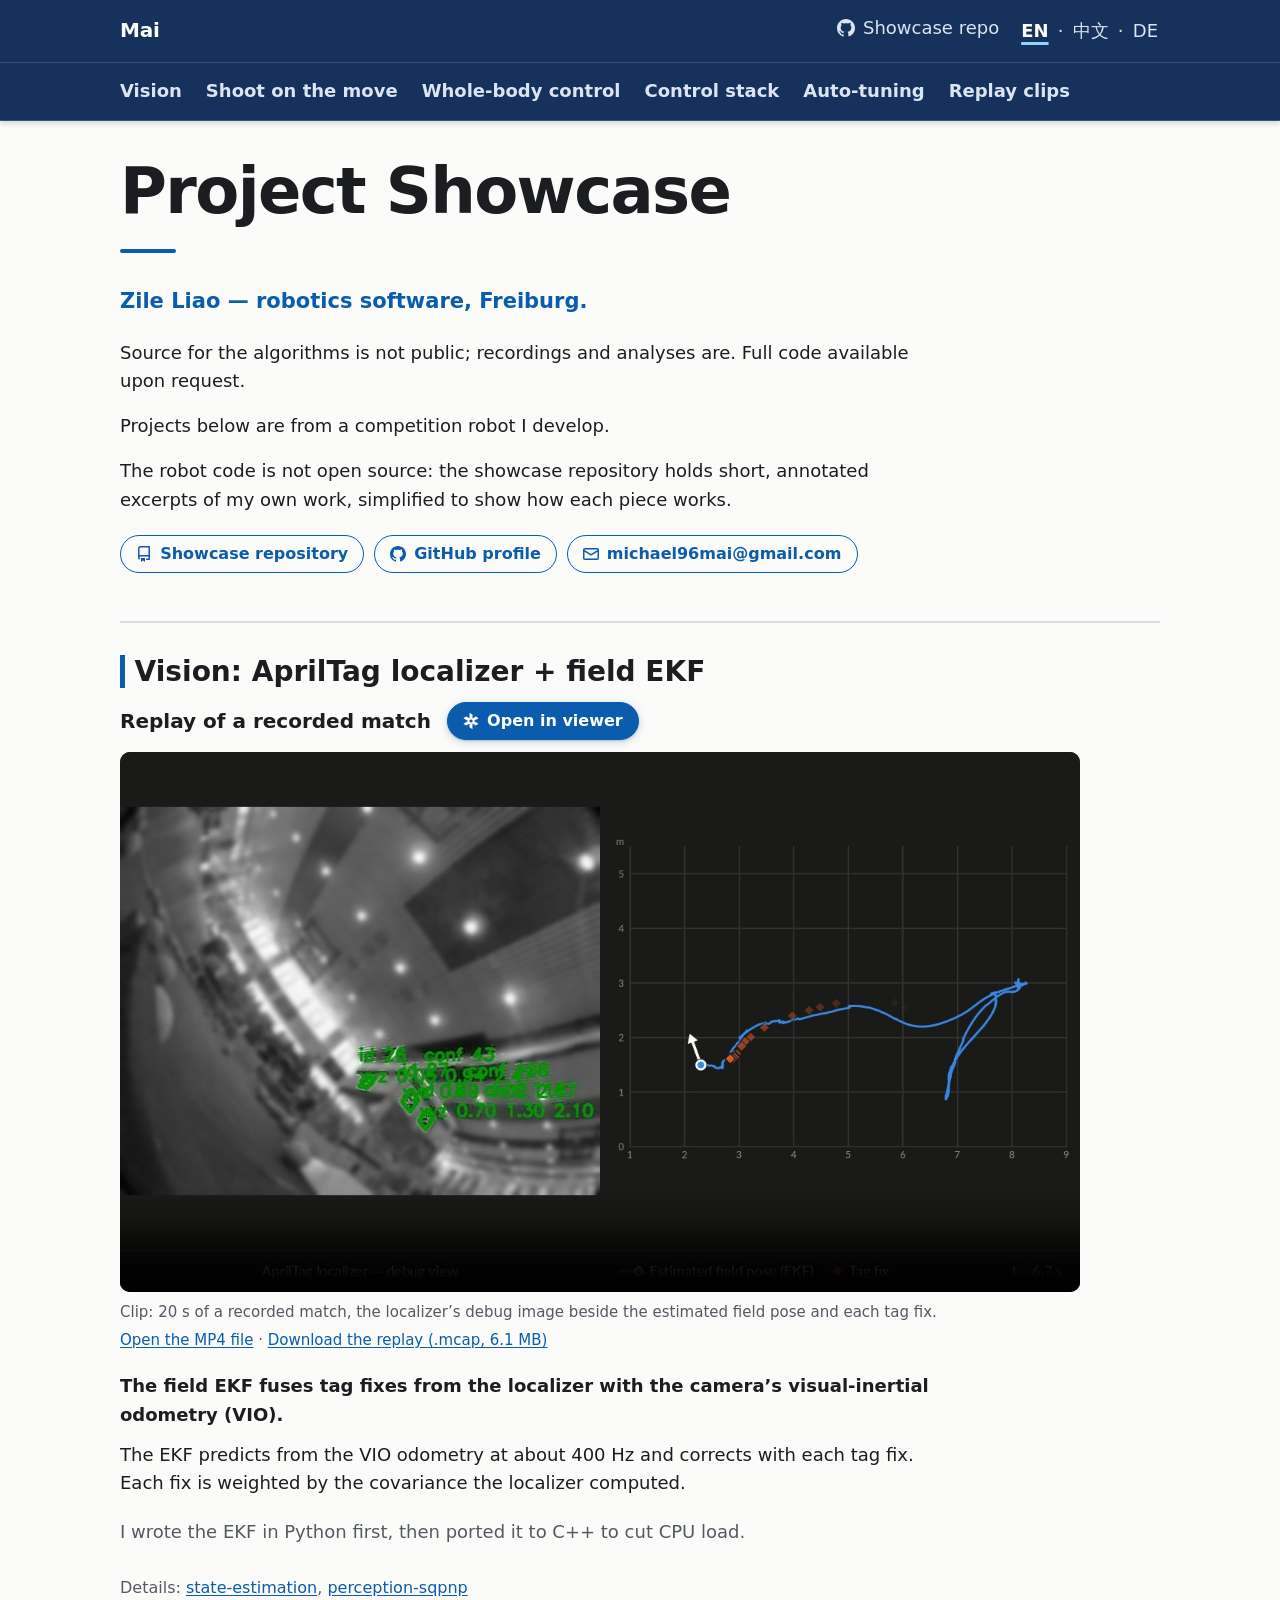
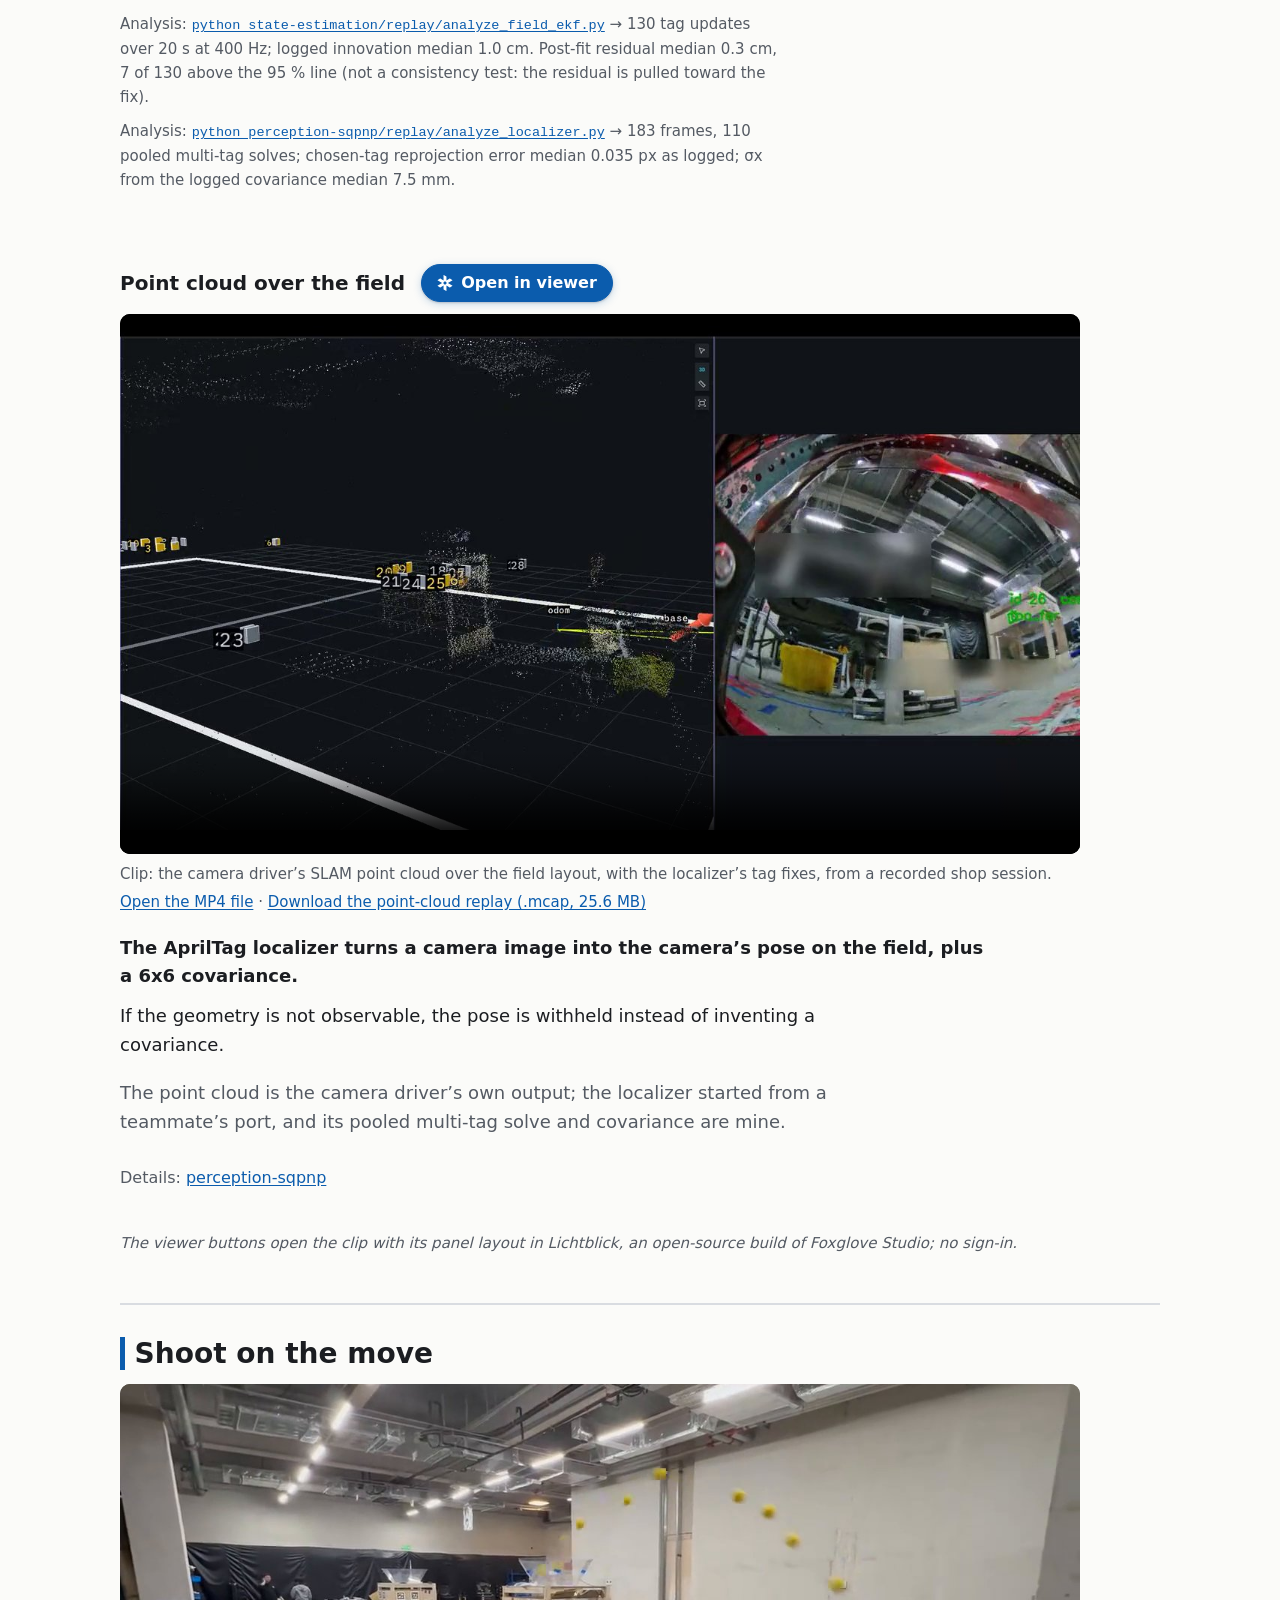
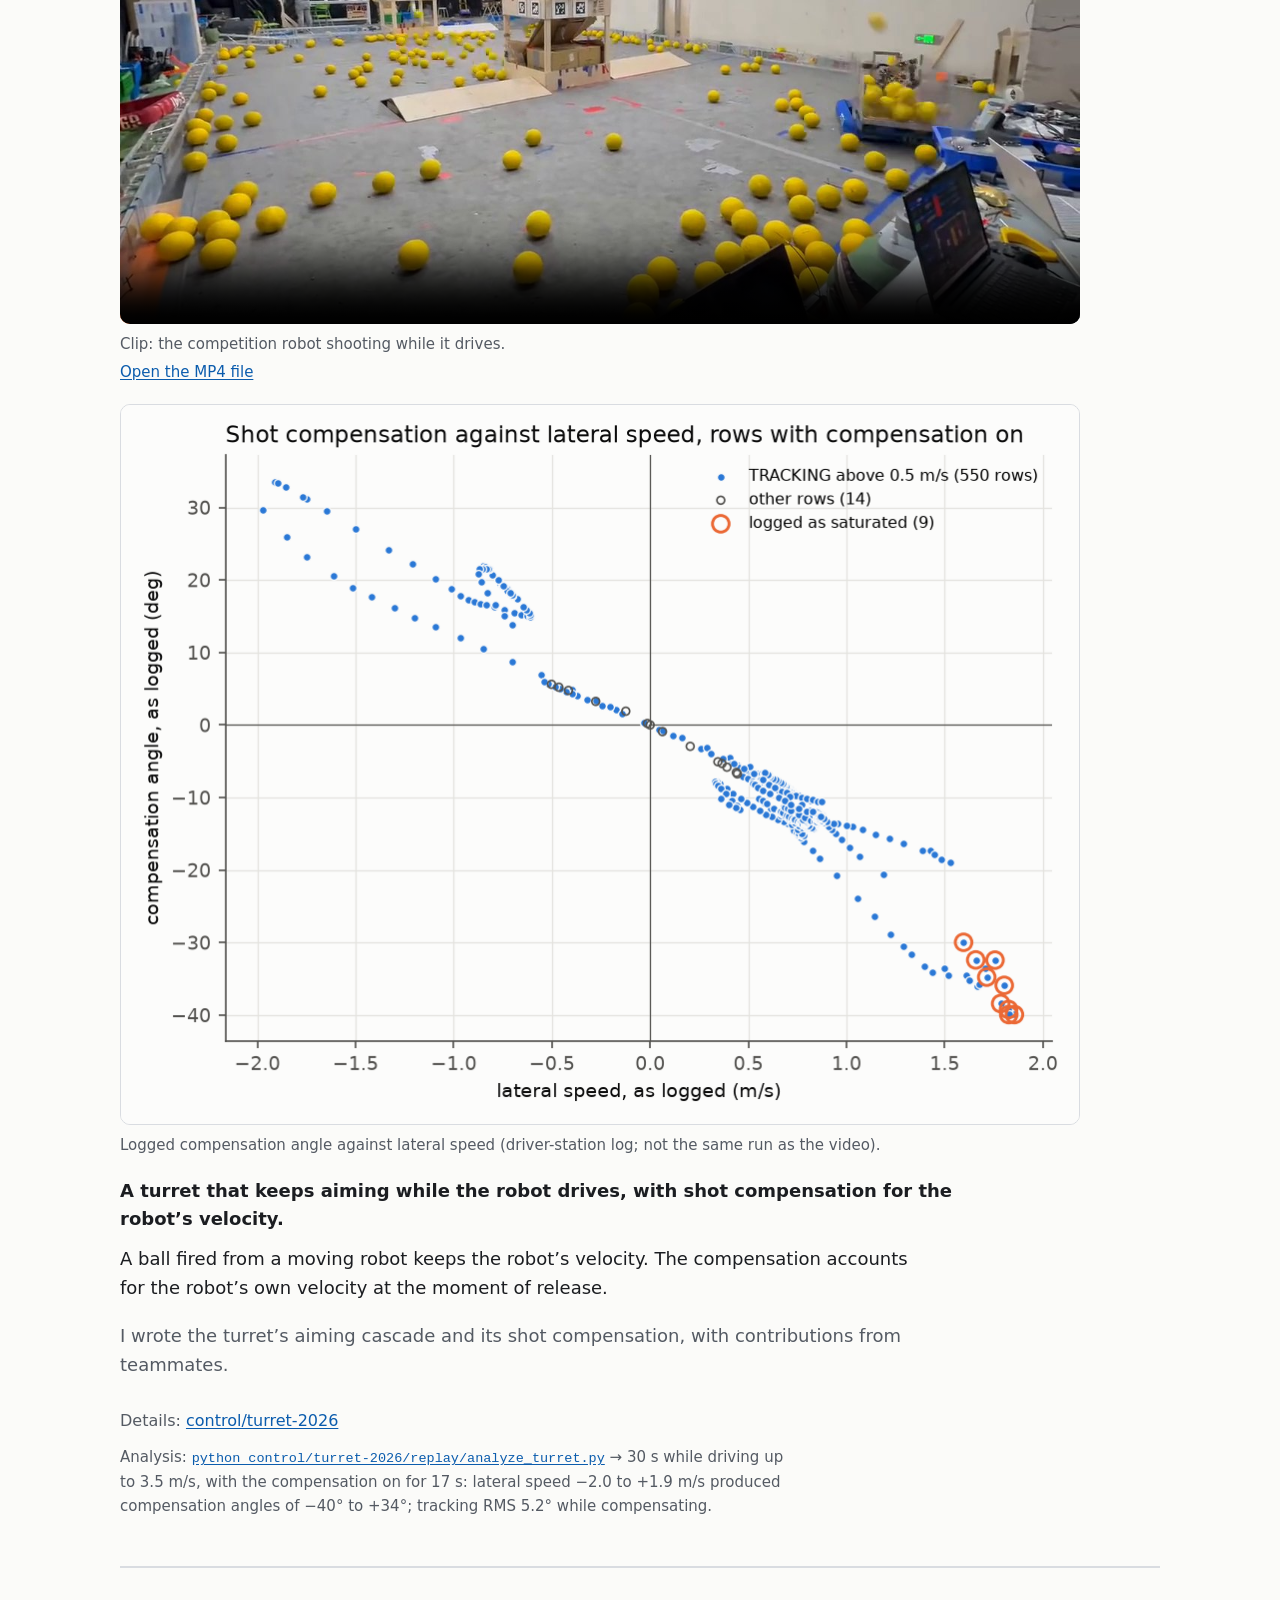
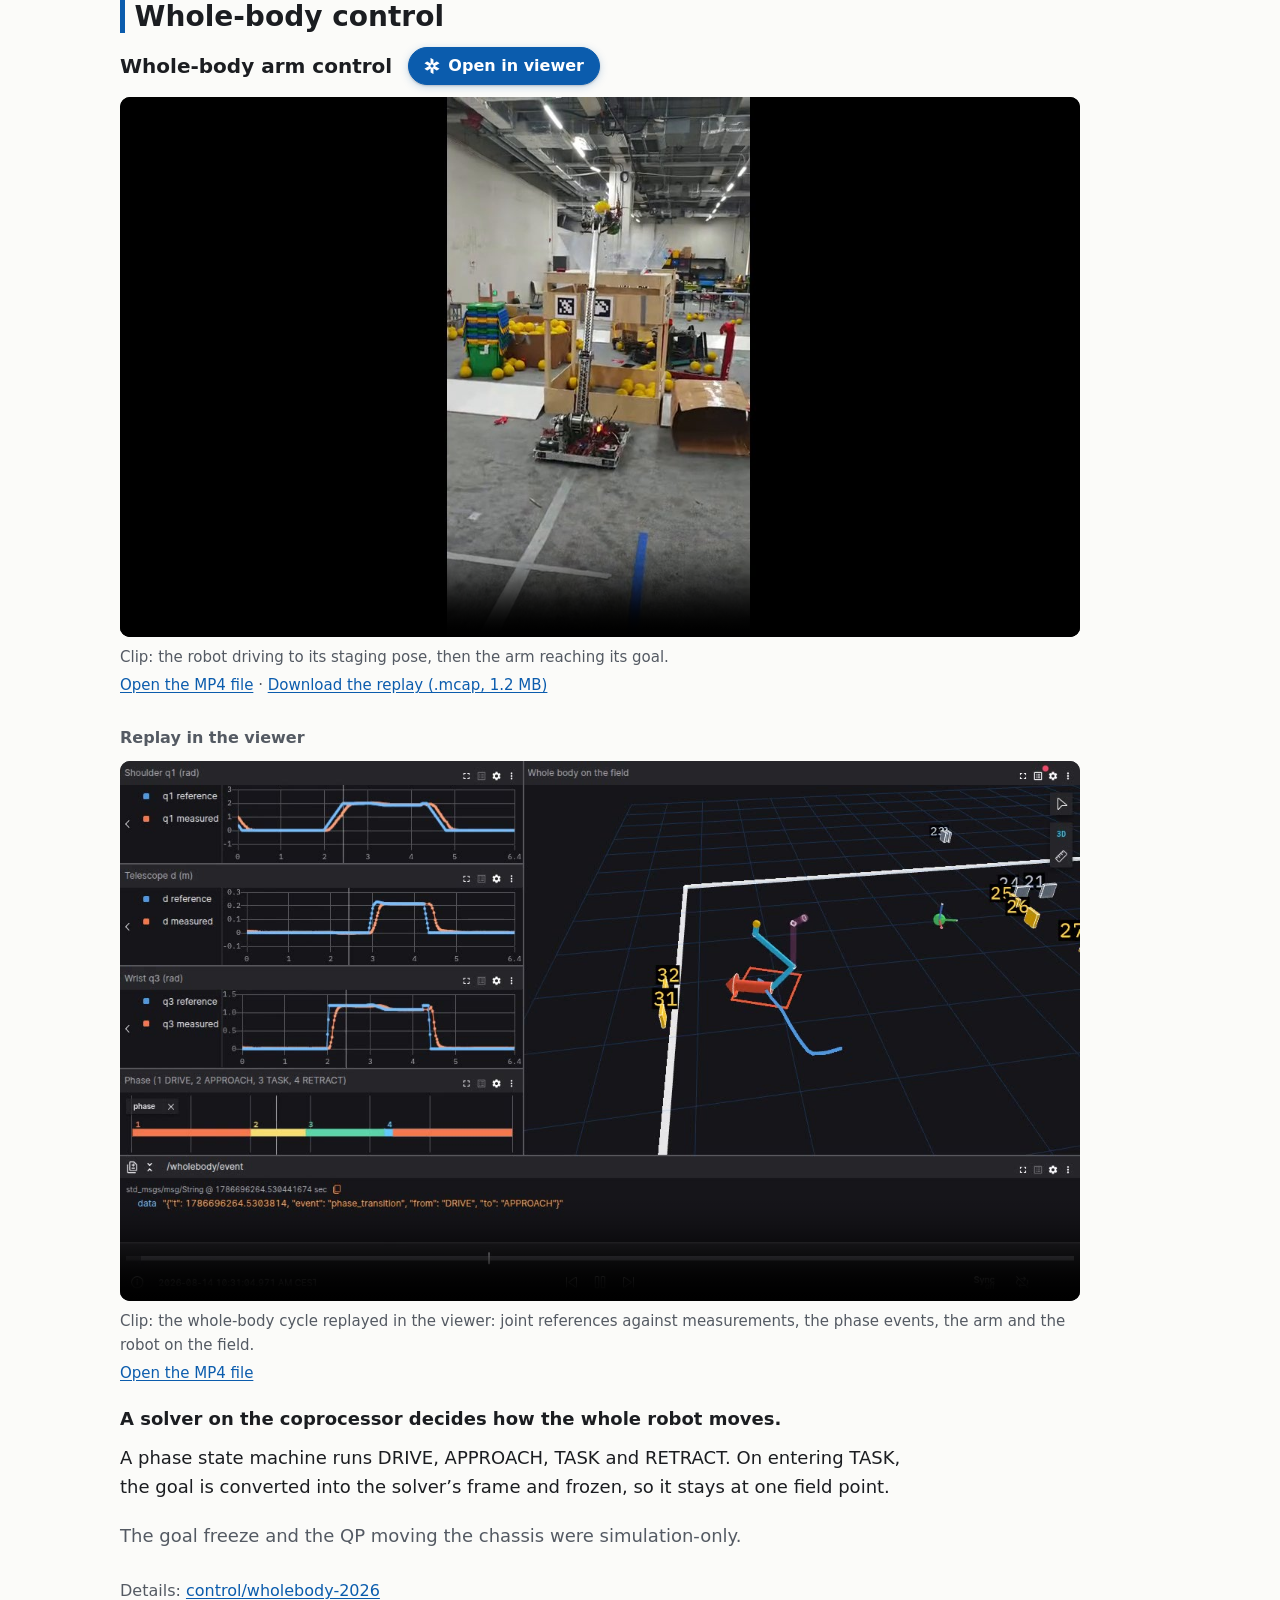
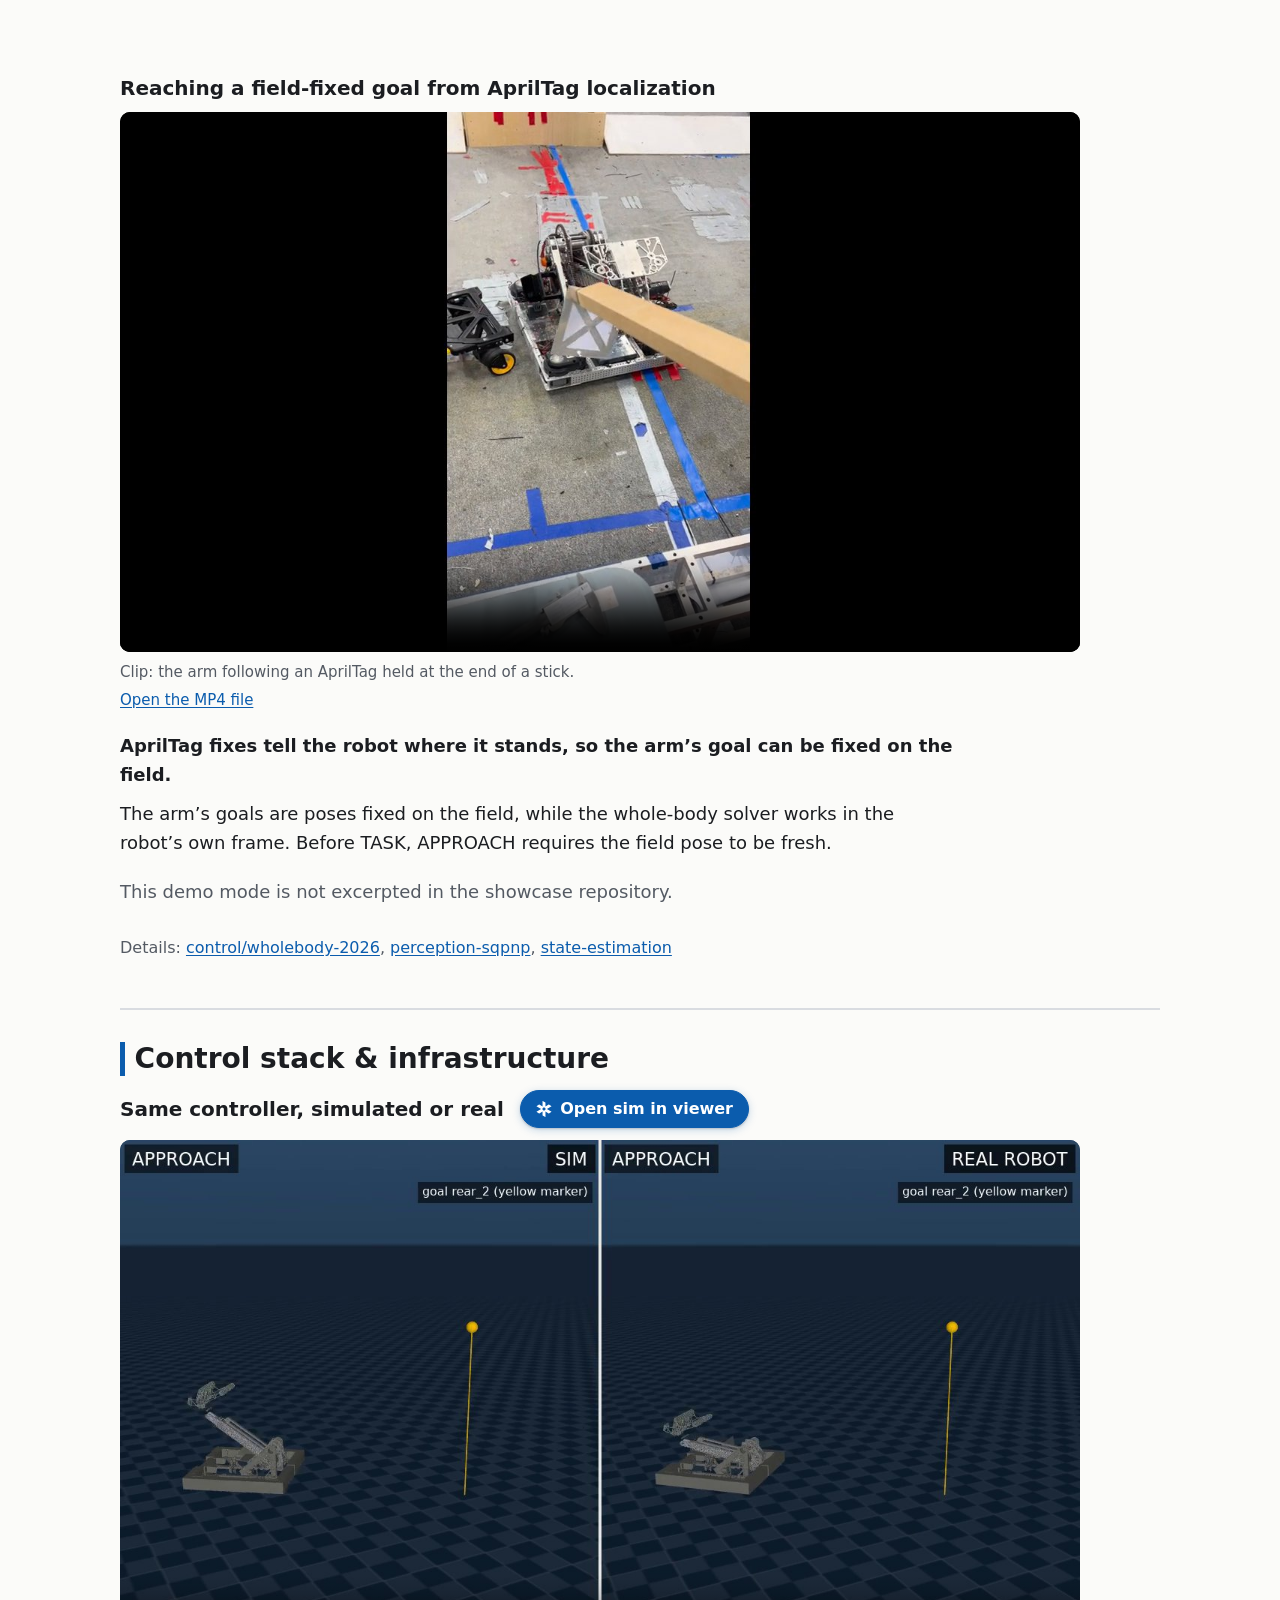
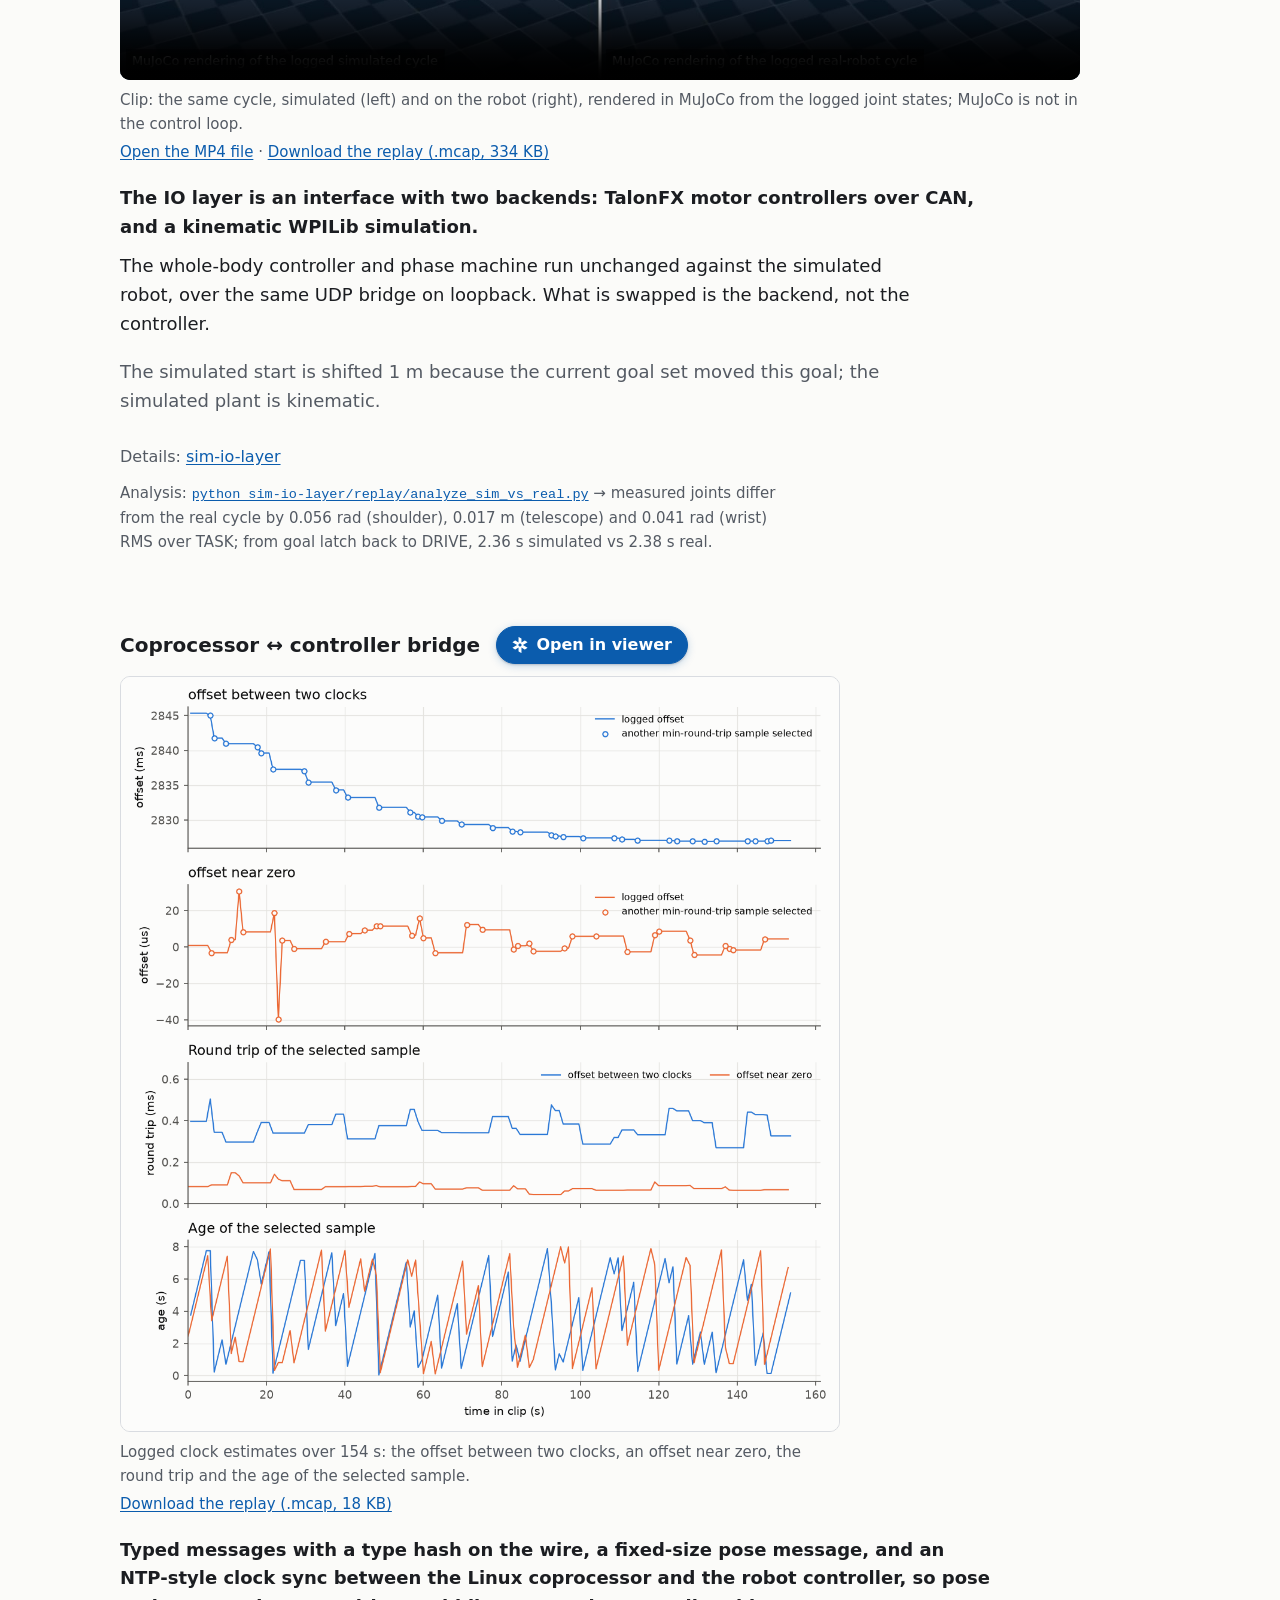
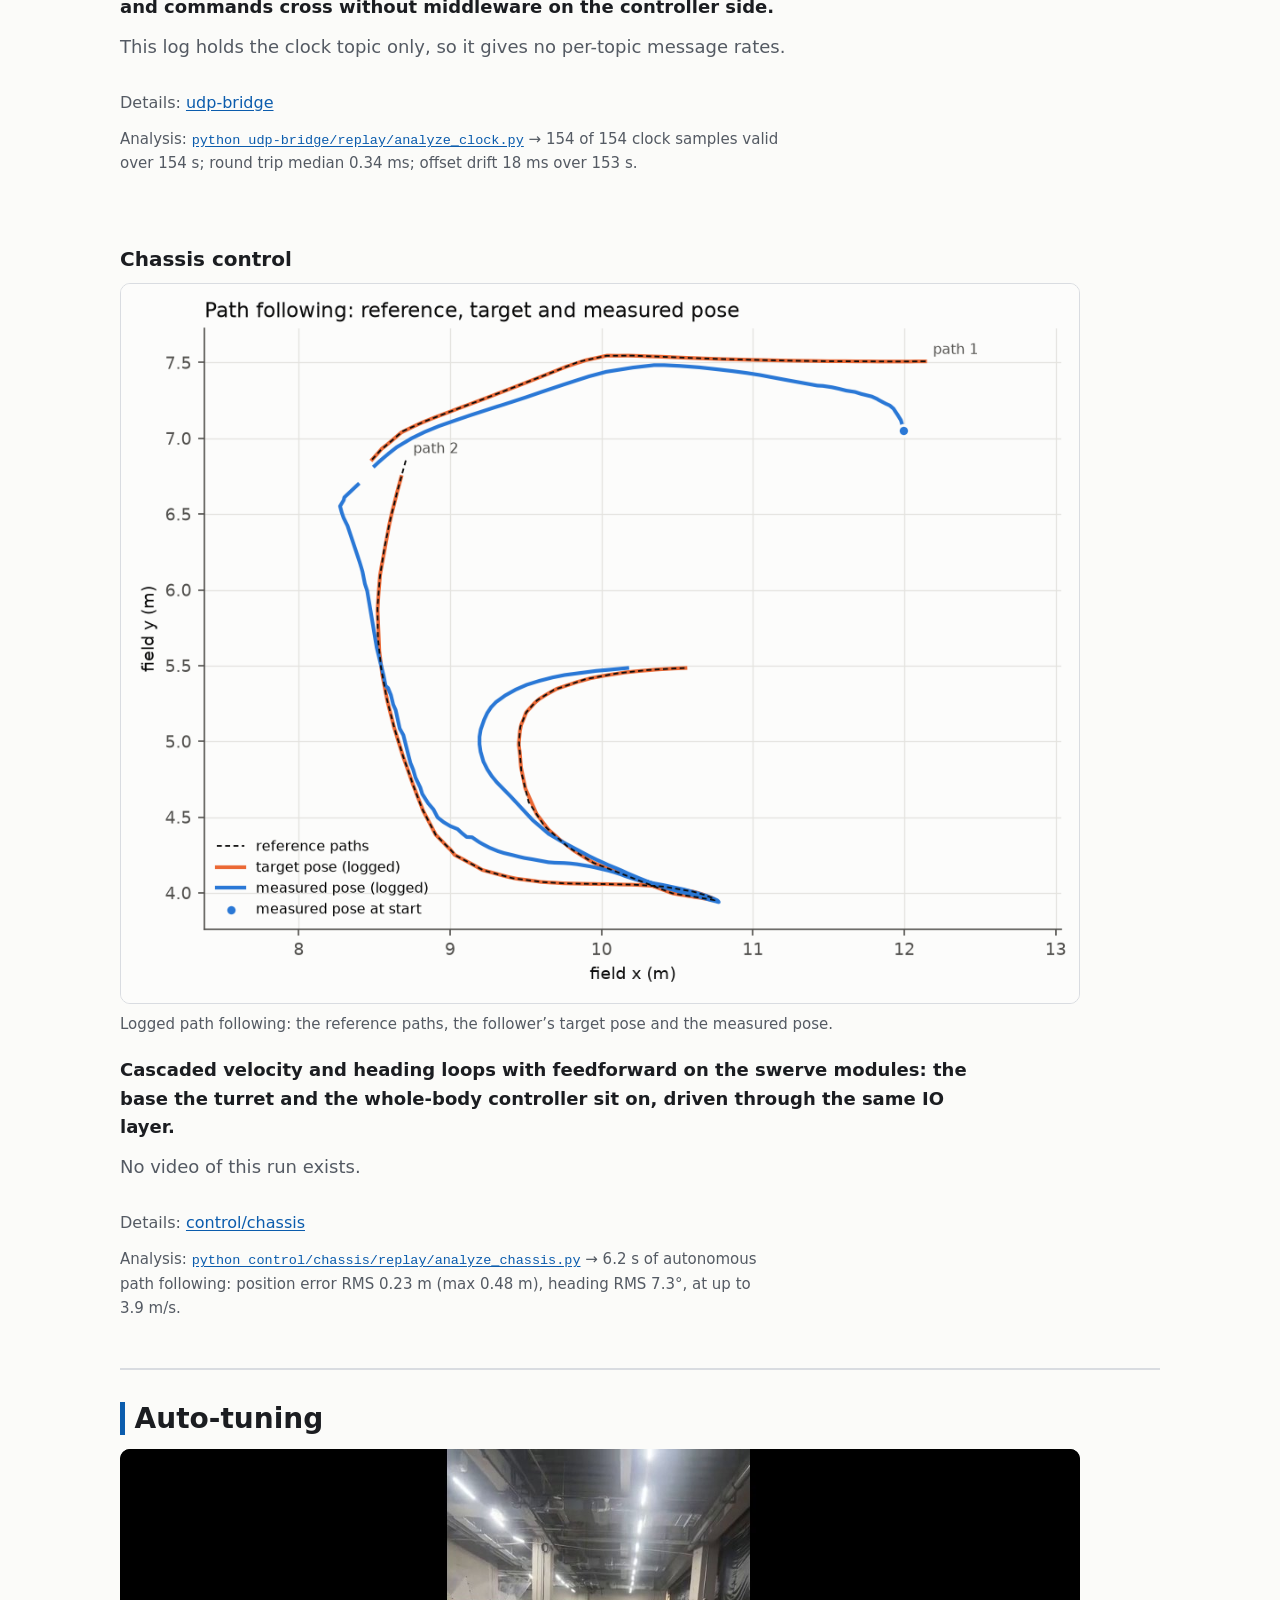
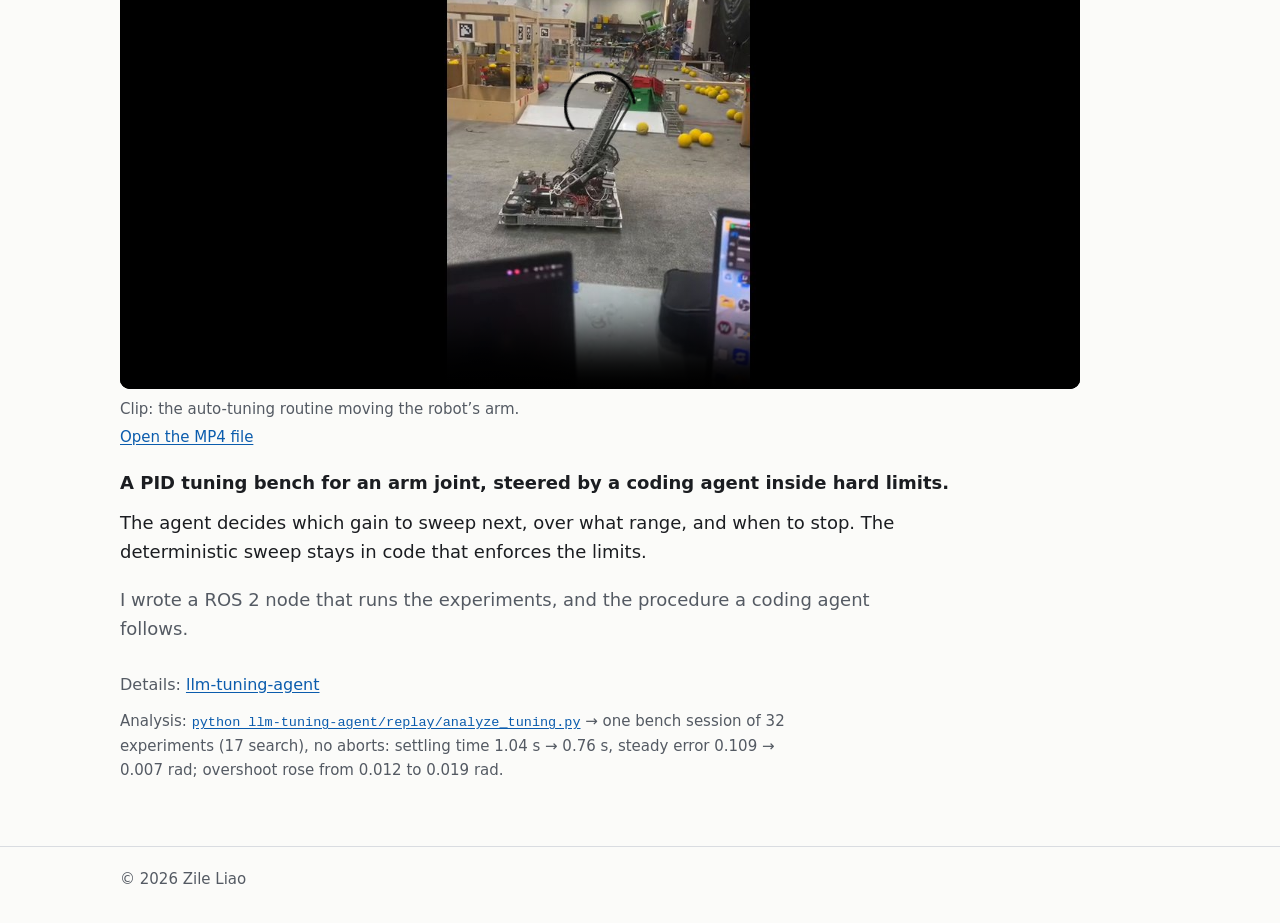
<file: index.html>
<!doctype html>
<html lang="en">
<head>
<meta charset="utf-8">
<meta name="viewport" content="width=device-width, initial-scale=1">
<title>Project Showcase</title>
<meta name="description" content="Zile Liao, robotics software, Freiburg: a project showcase from a competition robot I develop, in short clips.">
<meta name="color-scheme" content="light dark">
<link rel="alternate" hreflang="en" href="https://mai961.github.io/">
<link rel="alternate" hreflang="zh-Hans" href="https://mai961.github.io/zh/">
<link rel="alternate" hreflang="de" href="https://mai961.github.io/de/">
<link rel="alternate" hreflang="x-default" href="https://mai961.github.io/">
<link rel="icon" href="data:,">
<link rel="stylesheet" href="assets/site.css">
<script src="assets/site.js" defer></script>
</head>
<body>
<a class="skip" href="#main">Skip to content</a>
<!-- Icons: Primer Octicons 19.40.0 (repo, mark-github, mail), MIT License, Copyright (c) GitHub Inc. -->
<!-- Foxglove logo &#169; Foxglove Technologies, used to mark the Foxglove-Studio-derived viewer (Lichtblick) -->
<header class="site-header">
  <div class="wrap">
    <a class="site-name" href="#main">Mai</a>
    <div class="site-tools">
      <a class="site-link" href="https://github.com/Mai961/robotics-showcase"><svg class="icon" viewBox="0 0 16 16" width="16" height="16" aria-hidden="true" focusable="false"><path d="M6.766 11.328c-2.063-.25-3.516-1.734-3.516-3.656 0-.781.281-1.625.75-2.188-.203-.515-.172-1.609.063-2.062.625-.078 1.468.25 1.968.703.594-.187 1.219-.281 1.985-.281.765 0 1.39.094 1.953.265.484-.437 1.344-.765 1.969-.687.218.422.25 1.515.046 2.047.5.593.766 1.39.766 2.203 0 1.922-1.453 3.375-3.547 3.64.531.344.89 1.094.89 1.954v1.625c0 .468.391.734.86.547C13.781 14.359 16 11.53 16 8.03 16 3.61 12.406 0 7.984 0 3.563 0 0 3.61 0 8.031a7.88 7.88 0 0 0 5.172 7.422c.422.156.828-.125.828-.547v-1.25c-.219.094-.5.156-.75.156-1.031 0-1.64-.562-2.078-1.609-.172-.422-.36-.672-.719-.719-.187-.015-.25-.093-.25-.187 0-.188.313-.328.625-.328.453 0 .844.281 1.25.86.313.452.64.655 1.031.655s.641-.14 1-.5c.266-.265.47-.5.657-.656"/></svg><span>Showcase repo</span></a>
      <nav class="lang" aria-label="Language">
        <ul>
          <li><a href="index.html" lang="en" hreflang="en" aria-label="English" aria-current="true">EN</a></li>
          <li><a href="zh/index.html" lang="zh-Hans" hreflang="zh-Hans" aria-label="中文（简体）">中文</a></li>
          <li><a href="de/index.html" lang="de" hreflang="de" aria-label="Deutsch">DE</a></li>
        </ul>
      </nav>
    </div>
  </div>
</header>
<nav class="topics" aria-label="Topics">
  <div class="wrap">
    <ul>
      <li><a href="#vision">Vision</a></li>
      <li><a href="#shoot-on-the-move">Shoot on the move</a></li>
      <li><a href="#whole-body-control">Whole-body control</a></li>
      <li><a href="#control-stack">Control stack</a></li>
      <li><a href="#auto-tuning">Auto-tuning</a></li>
      <li><a href="replay/">Replay clips</a></li>
    </ul>
  </div>
</nav>
<main id="main" class="wrap">
  <section class="intro prose" aria-labelledby="title">
    <h1 id="title">Project Showcase</h1>
    <p class="tagline">Zile Liao &#8212; robotics software, Freiburg.</p>
    <p class="source-note">Source for the algorithms is not public; recordings and analyses are. Full code available upon request.</p>
    <p>Projects below are from a competition robot I develop.</p>
    <p>The robot code is not open source: the showcase repository holds short, annotated excerpts of my own work, simplified to show how each piece works.</p>
    <ul class="links" aria-label="Links and contact">
      <li><a href="https://github.com/Mai961/robotics-showcase"><svg class="icon" viewBox="0 0 16 16" width="16" height="16" aria-hidden="true" focusable="false"><path d="M2 2.5A2.5 2.5 0 0 1 4.5 0h8.75a.75.75 0 0 1 .75.75v12.5a.75.75 0 0 1-.75.75h-2.5a.75.75 0 0 1 0-1.5h1.75v-2h-8a1 1 0 0 0-.714 1.7.75.75 0 1 1-1.072 1.05A2.495 2.495 0 0 1 2 11.5Zm10.5-1h-8a1 1 0 0 0-1 1v6.708A2.486 2.486 0 0 1 4.5 9h8ZM5 12.25a.25.25 0 0 1 .25-.25h3.5a.25.25 0 0 1 .25.25v3.25a.25.25 0 0 1-.4.2l-1.45-1.087a.249.249 0 0 0-.3 0L5.4 15.7a.25.25 0 0 1-.4-.2Z"/></svg><span>Showcase repository</span></a></li>
      <li><a href="https://github.com/Mai961"><svg class="icon" viewBox="0 0 16 16" width="16" height="16" aria-hidden="true" focusable="false"><path d="M6.766 11.328c-2.063-.25-3.516-1.734-3.516-3.656 0-.781.281-1.625.75-2.188-.203-.515-.172-1.609.063-2.062.625-.078 1.468.25 1.968.703.594-.187 1.219-.281 1.985-.281.765 0 1.39.094 1.953.265.484-.437 1.344-.765 1.969-.687.218.422.25 1.515.046 2.047.5.593.766 1.39.766 2.203 0 1.922-1.453 3.375-3.547 3.64.531.344.89 1.094.89 1.954v1.625c0 .468.391.734.86.547C13.781 14.359 16 11.53 16 8.03 16 3.61 12.406 0 7.984 0 3.563 0 0 3.61 0 8.031a7.88 7.88 0 0 0 5.172 7.422c.422.156.828-.125.828-.547v-1.25c-.219.094-.5.156-.75.156-1.031 0-1.64-.562-2.078-1.609-.172-.422-.36-.672-.719-.719-.187-.015-.25-.093-.25-.187 0-.188.313-.328.625-.328.453 0 .844.281 1.25.86.313.452.64.655 1.031.655s.641-.14 1-.5c.266-.265.47-.5.657-.656"/></svg><span>GitHub profile</span></a></li>
      <li><a href="mailto:michael96mai@gmail.com"><svg class="icon" viewBox="0 0 16 16" width="16" height="16" aria-hidden="true" focusable="false"><path d="M1.75 2h12.5c.966 0 1.75.784 1.75 1.75v8.5A1.75 1.75 0 0 1 14.25 14H1.75A1.75 1.75 0 0 1 0 12.25v-8.5C0 2.784.784 2 1.75 2ZM1.5 12.251c0 .138.112.25.25.25h12.5a.25.25 0 0 0 .25-.25V5.809L8.38 9.397a.75.75 0 0 1-.76 0L1.5 5.809v6.442Zm13-8.181v-.32a.25.25 0 0 0-.25-.25H1.75a.25.25 0 0 0-.25.25v.32L8 7.88Z"/></svg><span>michael96mai@gmail.com</span></a></li>
    </ul>
  </section>
  <section id="vision" class="topic" aria-labelledby="vision-h">
    <h2 id="vision-h">Vision: AprilTag localizer + field EKF</h2>
    <article class="showcase">
      <div class="title-row">
        <h3>Replay of a recorded match</h3>
        <a class="pill" href="https://replay-viewer-e62.pages.dev/?ds=remote-file&amp;ds.url=https%3A%2F%2Fpub-0f92a4b175d3420290d73d6c2242fb57.r2.dev%2Fmatch%2Fmatch-20s.mcap&amp;layoutUrl=https%3A%2F%2Fpub-0f92a4b175d3420290d73d6c2242fb57.r2.dev%2Fmatch%2Ffoxglove-layout.json" target="_blank" rel="noopener"><svg class="icon" viewBox="0 0 1280 1344.4323" width="16" height="16" aria-hidden="true" focusable="false"><path d="M1275.2846,430.6826l-221.6322-127.9823c-5.8367-3.3704-13.0283-3.3707-18.8653-.0007l-272.1716,157.1378V145.5971c0-6.7392-3.5952-12.9665-9.4314-16.3364L531.5322,1.2779c-6.288-3.6307-14.1484.9072-14.1484,8.1682l-.0011,450.3913-272.145-157.1234c-5.8365-3.3697-13.0272-3.3698-18.8638-.0002L4.7171,430.6819c-6.2881,3.6303-6.2882,12.7064-.0002,16.3368l390.0495,225.1958L4.716,897.4109c-6.2879,3.6303-6.288,12.706-.0003,16.3366l221.6419,127.9757c5.8366,3.3701,13.0278,3.3702,18.8646.0004l272.1606-157.1312v314.284c0,6.7402,3.5962,12.9682,9.4337,16.3377l221.6518,127.9411c6.288,3.6295,14.1472-.9085,14.1472-8.1688v-450.3939l272.1583,157.1312c5.8367,3.3699,13.0279,3.3697,18.8646-.0003l221.644-127.9752c6.2878-3.6305,6.2877-12.7063-.0002-16.3366l-390.0503-225.1963,390.0522-225.1962c6.2877-3.6302,6.2881-12.7057.0006-16.3364ZM762.6155,743.0071l-122.6164,70.7926-122.6164-70.7926v-141.5846l122.6164-70.7926,122.6164,70.7926v141.5846Z"/></svg><span>Open in viewer</span></a>
      </div>
      <figure class="clip">
        <div class="media frame" style="background-image: url(media/posters/vision-replay-match.jpg), url(media/posters/placeholder.svg)">
          <video controls muted loop playsinline preload="none" poster="media/posters/vision-replay-match.jpg" aria-labelledby="cap-vision-replay-match">
            <source src="media/clips/vision-replay-match.mp4" type="video/mp4">
          </video>
        </div>
        <figcaption><span id="cap-vision-replay-match">Clip: 20&nbsp;s of a recorded match, the localizer&#8217;s debug image beside the estimated field pose and each tag fix.</span><span class="clip-file"><a href="media/clips/vision-replay-match.mp4">Open the MP4 file</a> &#183; <a href="replay/match/match-20s.mcap" download>Download the replay (.mcap, 6.1&nbsp;MB)</a></span></figcaption>
      </figure>
      <p class="lead">The field EKF fuses tag fixes from the localizer with the camera&#8217;s visual-inertial odometry (VIO).</p>
      <p>The EKF predicts from the VIO odometry at about 400&nbsp;Hz and corrects with each tag fix. Each fix is weighted by the covariance the localizer computed.</p>
      <p class="note">I wrote the EKF in Python first, then ported it to C++ to cut CPU load.</p>
      <p class="details">Details: <a href="https://github.com/Mai961/robotics-showcase/tree/main/state-estimation">state-estimation</a>, <a href="https://github.com/Mai961/robotics-showcase/tree/main/perception-sqpnp">perception-sqpnp</a></p>
      <p class="replay">Analysis: <a href="https://github.com/Mai961/robotics-showcase/tree/main/state-estimation"><code>python state-estimation/replay/analyze_field_ekf.py</code></a> &#8594; 130 tag updates over 20&nbsp;s at 400&nbsp;Hz; logged innovation median 1.0&nbsp;cm. Post-fit residual median 0.3&nbsp;cm, 7 of 130 above the 95&nbsp;% line (not a consistency test: the residual is pulled toward the fix).</p>
      <p class="replay">Analysis: <a href="https://github.com/Mai961/robotics-showcase/tree/main/perception-sqpnp"><code>python perception-sqpnp/replay/analyze_localizer.py</code></a> &#8594; 183 frames, 110 pooled multi-tag solves; chosen-tag reprojection error median 0.035&nbsp;px as logged; &#963;x from the logged covariance median 7.5&nbsp;mm.</p>
    </article>
    <article class="showcase">
      <div class="title-row">
        <h3>Point cloud over the field</h3>
        <a class="pill" href="https://replay-viewer-e62.pages.dev/?ds=remote-file&amp;ds.url=https%3A%2F%2Fpub-0f92a4b175d3420290d73d6c2242fb57.r2.dev%2Fodin-cloud-slam%2Fodin-cloud-slam-20s.mcap&amp;layoutUrl=https%3A%2F%2Fpub-0f92a4b175d3420290d73d6c2242fb57.r2.dev%2Fodin-cloud-slam%2Ffoxglove-layout.json" target="_blank" rel="noopener"><svg class="icon" viewBox="0 0 1280 1344.4323" width="16" height="16" aria-hidden="true" focusable="false"><path d="M1275.2846,430.6826l-221.6322-127.9823c-5.8367-3.3704-13.0283-3.3707-18.8653-.0007l-272.1716,157.1378V145.5971c0-6.7392-3.5952-12.9665-9.4314-16.3364L531.5322,1.2779c-6.288-3.6307-14.1484.9072-14.1484,8.1682l-.0011,450.3913-272.145-157.1234c-5.8365-3.3697-13.0272-3.3698-18.8638-.0002L4.7171,430.6819c-6.2881,3.6303-6.2882,12.7064-.0002,16.3368l390.0495,225.1958L4.716,897.4109c-6.2879,3.6303-6.288,12.706-.0003,16.3366l221.6419,127.9757c5.8366,3.3701,13.0278,3.3702,18.8646.0004l272.1606-157.1312v314.284c0,6.7402,3.5962,12.9682,9.4337,16.3377l221.6518,127.9411c6.288,3.6295,14.1472-.9085,14.1472-8.1688v-450.3939l272.1583,157.1312c5.8367,3.3699,13.0279,3.3697,18.8646-.0003l221.644-127.9752c6.2878-3.6305,6.2877-12.7063-.0002-16.3366l-390.0503-225.1963,390.0522-225.1962c6.2877-3.6302,6.2881-12.7057.0006-16.3364ZM762.6155,743.0071l-122.6164,70.7926-122.6164-70.7926v-141.5846l122.6164-70.7926,122.6164,70.7926v141.5846Z"/></svg><span>Open in viewer</span></a>
      </div>
      <figure class="clip">
        <div class="media frame" style="background-image: url(media/posters/vision-pointcloud-localizer.jpg), url(media/posters/placeholder.svg)">
          <video controls muted loop playsinline preload="none" poster="media/posters/vision-pointcloud-localizer.jpg" aria-labelledby="cap-vision-pointcloud-localizer">
            <source src="media/clips/vision-pointcloud-localizer.mp4" type="video/mp4">
          </video>
        </div>
        <figcaption><span id="cap-vision-pointcloud-localizer">Clip: the camera driver&#8217;s SLAM point cloud over the field layout, with the localizer&#8217;s tag fixes, from a recorded shop session.</span><span class="clip-file"><a href="media/clips/vision-pointcloud-localizer.mp4">Open the MP4 file</a> &#183; <a href="replay/odin-cloud-slam/odin-cloud-slam-20s.mcap" download>Download the point-cloud replay (.mcap, 25.6&nbsp;MB)</a></span></figcaption>
      </figure>
      <p class="lead">The AprilTag localizer turns a camera image into the camera&#8217;s pose on the field, plus a 6x6 covariance.</p>
      <p>If the geometry is not observable, the pose is withheld instead of inventing a covariance.</p>
      <p class="note">The point cloud is the camera driver&#8217;s own output; the localizer started from a teammate&#8217;s port, and its pooled multi-tag solve and covariance are mine.</p>
      <p class="details">Details: <a href="https://github.com/Mai961/robotics-showcase/tree/main/perception-sqpnp">perception-sqpnp</a></p>
    </article>
    <p class="section-note">The viewer buttons open the clip with its panel layout in Lichtblick, an open-source build of Foxglove Studio; no sign-in.</p>
  </section>
  <section id="shoot-on-the-move" class="topic" aria-labelledby="shoot-on-the-move-h">
    <h2 id="shoot-on-the-move-h">Shoot on the move</h2>
    <article class="showcase">
      <figure class="clip">
        <div class="media frame" style="background-image: url(media/posters/shoot-on-the-move.jpg), url(media/posters/placeholder.svg)">
          <video controls muted loop playsinline preload="none" poster="media/posters/shoot-on-the-move.jpg" aria-labelledby="cap-shoot-on-the-move">
            <source src="media/clips/shoot-on-the-move.mp4" type="video/mp4">
          </video>
        </div>
        <figcaption><span id="cap-shoot-on-the-move">Clip: the competition robot shooting while it drives.</span><span class="clip-file"><a href="media/clips/shoot-on-the-move.mp4">Open the MP4 file</a></span></figcaption>
      </figure>
      <figure class="clip figure">
        <img src="media/figures/turret-compensation.png" width="960" height="720" loading="lazy" alt="Scatter plot of the logged compensation angle against the logged lateral speed: about +34 degrees at &#8722;2&nbsp;m/s, falling through zero to about &#8722;40 degrees at +1.9&nbsp;m/s, with nine saturated rows marked at the high end.">
        <figcaption>Logged compensation angle against lateral speed (driver-station log; not the same run as the video).</figcaption>
      </figure>
      <p class="lead">A turret that keeps aiming while the robot drives, with shot compensation for the robot&#8217;s velocity.</p>
      <p>A ball fired from a moving robot keeps the robot&#8217;s velocity. The compensation accounts for the robot&#8217;s own velocity at the moment of release.</p>
      <p class="note">I wrote the turret&#8217;s aiming cascade and its shot compensation, with contributions from teammates.</p>
      <p class="details">Details: <a href="https://github.com/Mai961/robotics-showcase/tree/main/control/turret-2026">control/turret-2026</a></p>
      <p class="replay">Analysis: <a href="https://github.com/Mai961/robotics-showcase/tree/main/control/turret-2026"><code>python control/turret-2026/replay/analyze_turret.py</code></a> &#8594; 30&nbsp;s while driving up to 3.5&nbsp;m/s, with the compensation on for 17&nbsp;s: lateral speed &#8722;2.0 to +1.9&nbsp;m/s produced compensation angles of &#8722;40&#176; to +34&#176;; tracking RMS 5.2&#176; while compensating.</p>
    </article>
  </section>
  <section id="whole-body-control" class="topic" aria-labelledby="whole-body-control-h">
    <h2 id="whole-body-control-h">Whole-body control</h2>
    <article class="showcase">
      <div class="title-row">
        <h3>Whole-body arm control</h3>
        <a class="pill" href="https://replay-viewer-e62.pages.dev/?ds=remote-file&amp;ds.url=https%3A%2F%2Fpub-0f92a4b175d3420290d73d6c2242fb57.r2.dev%2Fwholebody-shop%2Fwholebody-cycle-shop.mcap&amp;layoutUrl=https%3A%2F%2Fpub-0f92a4b175d3420290d73d6c2242fb57.r2.dev%2Fwholebody-shop%2Ffoxglove-layout.json" target="_blank" rel="noopener"><svg class="icon" viewBox="0 0 1280 1344.4323" width="16" height="16" aria-hidden="true" focusable="false"><path d="M1275.2846,430.6826l-221.6322-127.9823c-5.8367-3.3704-13.0283-3.3707-18.8653-.0007l-272.1716,157.1378V145.5971c0-6.7392-3.5952-12.9665-9.4314-16.3364L531.5322,1.2779c-6.288-3.6307-14.1484.9072-14.1484,8.1682l-.0011,450.3913-272.145-157.1234c-5.8365-3.3697-13.0272-3.3698-18.8638-.0002L4.7171,430.6819c-6.2881,3.6303-6.2882,12.7064-.0002,16.3368l390.0495,225.1958L4.716,897.4109c-6.2879,3.6303-6.288,12.706-.0003,16.3366l221.6419,127.9757c5.8366,3.3701,13.0278,3.3702,18.8646.0004l272.1606-157.1312v314.284c0,6.7402,3.5962,12.9682,9.4337,16.3377l221.6518,127.9411c6.288,3.6295,14.1472-.9085,14.1472-8.1688v-450.3939l272.1583,157.1312c5.8367,3.3699,13.0279,3.3697,18.8646-.0003l221.644-127.9752c6.2878-3.6305,6.2877-12.7063-.0002-16.3366l-390.0503-225.1963,390.0522-225.1962c6.2877-3.6302,6.2881-12.7057.0006-16.3364ZM762.6155,743.0071l-122.6164,70.7926-122.6164-70.7926v-141.5846l122.6164-70.7926,122.6164,70.7926v141.5846Z"/></svg><span>Open in viewer</span></a>
      </div>
      <figure class="clip">
        <div class="media frame" style="background-image: url(media/posters/arm-placing-objects.jpg), url(media/posters/placeholder.svg)">
          <video controls muted loop playsinline preload="none" poster="media/posters/arm-placing-objects.jpg" aria-labelledby="cap-arm-placing-objects">
            <source src="media/clips/arm-placing-objects.mp4" type="video/mp4">
          </video>
        </div>
        <figcaption><span id="cap-arm-placing-objects">Clip: the robot driving to its staging pose, then the arm reaching its goal.</span><span class="clip-file"><a href="media/clips/arm-placing-objects.mp4">Open the MP4 file</a> &#183; <a href="replay/wholebody-shop/wholebody-cycle-shop.mcap" download>Download the replay (.mcap, 1.2&nbsp;MB)</a></span></figcaption>
      </figure>
      <h4 class="clip-heading">Replay in the viewer</h4>
      <figure class="clip">
        <div class="media frame" style="background-image: url(media/posters/wholebody-layout.jpg), url(media/posters/placeholder.svg)">
          <video controls muted loop playsinline preload="none" poster="media/posters/wholebody-layout.jpg" aria-labelledby="cap-wholebody-layout">
            <source src="media/clips/wholebody-layout.mp4" type="video/mp4">
          </video>
        </div>
        <figcaption><span id="cap-wholebody-layout">Clip: the whole-body cycle replayed in the viewer: joint references against measurements, the phase events, the arm and the robot on the field.</span><span class="clip-file"><a href="media/clips/wholebody-layout.mp4">Open the MP4 file</a></span></figcaption>
      </figure>
      <p class="lead">A solver on the coprocessor decides how the whole robot moves.</p>
      <p>A phase state machine runs DRIVE, APPROACH, TASK and RETRACT. On entering TASK, the goal is converted into the solver&#8217;s frame and frozen, so it stays at one field point.</p>
      <p class="note">The goal freeze and the QP moving the chassis were simulation-only.</p>
      <p class="details">Details: <a href="https://github.com/Mai961/robotics-showcase/tree/main/control/wholebody-2026">control/wholebody-2026</a></p>
    </article>
    <article class="showcase">
      <h3>Reaching a field-fixed goal from AprilTag localization</h3>
      <figure class="clip">
        <div class="media frame" style="background-image: url(media/posters/arm-tracking-an-apriltag.jpg), url(media/posters/placeholder.svg)">
          <video controls muted loop playsinline preload="none" poster="media/posters/arm-tracking-an-apriltag.jpg" aria-labelledby="cap-arm-tracking-an-apriltag">
            <source src="media/clips/arm-tracking-an-apriltag.mp4" type="video/mp4">
          </video>
        </div>
        <figcaption><span id="cap-arm-tracking-an-apriltag">Clip: the arm following an AprilTag held at the end of a stick.</span><span class="clip-file"><a href="media/clips/arm-tracking-an-apriltag.mp4">Open the MP4 file</a></span></figcaption>
      </figure>
      <p class="lead">AprilTag fixes tell the robot where it stands, so the arm&#8217;s goal can be fixed on the field.</p>
      <p>The arm&#8217;s goals are poses fixed on the field, while the whole-body solver works in the robot&#8217;s own frame. Before TASK, APPROACH requires the field pose to be fresh.</p>
      <p class="note">This demo mode is not excerpted in the showcase repository.</p>
      <p class="details">Details: <a href="https://github.com/Mai961/robotics-showcase/tree/main/control/wholebody-2026">control/wholebody-2026</a>, <a href="https://github.com/Mai961/robotics-showcase/tree/main/perception-sqpnp">perception-sqpnp</a>, <a href="https://github.com/Mai961/robotics-showcase/tree/main/state-estimation">state-estimation</a></p>
    </article>
  </section>
  <section id="control-stack" class="topic" aria-labelledby="control-stack-h">
    <h2 id="control-stack-h">Control stack &amp; infrastructure</h2>
    <article class="showcase">
      <div class="title-row">
        <h3>Same controller, simulated or real</h3>
        <a class="pill" href="https://replay-viewer-e62.pages.dev/?ds=remote-file&amp;ds.url=https%3A%2F%2Fpub-0f92a4b175d3420290d73d6c2242fb57.r2.dev%2Fsim-wholebody%2Fsim-cycle.mcap&amp;layoutUrl=https%3A%2F%2Fpub-0f92a4b175d3420290d73d6c2242fb57.r2.dev%2Fsim-wholebody%2Ffoxglove-layout.json" target="_blank" rel="noopener"><svg class="icon" viewBox="0 0 1280 1344.4323" width="16" height="16" aria-hidden="true" focusable="false"><path d="M1275.2846,430.6826l-221.6322-127.9823c-5.8367-3.3704-13.0283-3.3707-18.8653-.0007l-272.1716,157.1378V145.5971c0-6.7392-3.5952-12.9665-9.4314-16.3364L531.5322,1.2779c-6.288-3.6307-14.1484.9072-14.1484,8.1682l-.0011,450.3913-272.145-157.1234c-5.8365-3.3697-13.0272-3.3698-18.8638-.0002L4.7171,430.6819c-6.2881,3.6303-6.2882,12.7064-.0002,16.3368l390.0495,225.1958L4.716,897.4109c-6.2879,3.6303-6.288,12.706-.0003,16.3366l221.6419,127.9757c5.8366,3.3701,13.0278,3.3702,18.8646.0004l272.1606-157.1312v314.284c0,6.7402,3.5962,12.9682,9.4337,16.3377l221.6518,127.9411c6.288,3.6295,14.1472-.9085,14.1472-8.1688v-450.3939l272.1583,157.1312c5.8367,3.3699,13.0279,3.3697,18.8646-.0003l221.644-127.9752c6.2878-3.6305,6.2877-12.7063-.0002-16.3366l-390.0503-225.1963,390.0522-225.1962c6.2877-3.6302,6.2881-12.7057.0006-16.3364ZM762.6155,743.0071l-122.6164,70.7926-122.6164-70.7926v-141.5846l122.6164-70.7926,122.6164,70.7926v141.5846Z"/></svg><span>Open sim in viewer</span></a>
      </div>
      <figure class="clip">
        <div class="media frame" style="background-image: url(media/posters/sim-vs-real.jpg), url(media/posters/placeholder.svg)">
          <video controls muted loop playsinline preload="none" poster="media/posters/sim-vs-real.jpg" aria-labelledby="cap-sim-vs-real">
            <source src="media/clips/sim-vs-real.mp4" type="video/mp4">
          </video>
        </div>
        <figcaption><span id="cap-sim-vs-real">Clip: the same cycle, simulated (left) and on the robot (right), rendered in MuJoCo from the logged joint states; MuJoCo is not in the control loop.</span><span class="clip-file"><a href="media/clips/sim-vs-real.mp4">Open the MP4 file</a> &#183; <a href="replay/sim-wholebody/sim-cycle.mcap" download>Download the replay (.mcap, 334&nbsp;KB)</a></span></figcaption>
      </figure>
      <p class="lead">The IO layer is an interface with two backends: TalonFX motor controllers over CAN, and a kinematic WPILib simulation.</p>
      <p>The whole-body controller and phase machine run unchanged against the simulated robot, over the same UDP bridge on loopback. What is swapped is the backend, not the controller.</p>
      <p class="note">The simulated start is shifted 1&nbsp;m because the current goal set moved this goal; the simulated plant is kinematic.</p>
      <p class="details">Details: <a href="https://github.com/Mai961/robotics-showcase/tree/main/sim-io-layer">sim-io-layer</a></p>
      <p class="replay">Analysis: <a href="https://github.com/Mai961/robotics-showcase/tree/main/sim-io-layer"><code>python sim-io-layer/replay/analyze_sim_vs_real.py</code></a> &#8594; measured joints differ from the real cycle by 0.056&nbsp;rad (shoulder), 0.017&nbsp;m (telescope) and 0.041&nbsp;rad (wrist) RMS over TASK; from goal latch back to DRIVE, 2.36&nbsp;s simulated vs 2.38&nbsp;s real.</p>
    </article>
    <article class="showcase">
      <div class="title-row">
        <h3>Coprocessor &#8596; controller bridge</h3>
        <a class="pill" href="https://replay-viewer-e62.pages.dev/?ds=remote-file&amp;ds.url=https%3A%2F%2Fpub-0f92a4b175d3420290d73d6c2242fb57.r2.dev%2Fudp-bridge%2Fclock-sync-154s.mcap&amp;layoutUrl=https%3A%2F%2Fpub-0f92a4b175d3420290d73d6c2242fb57.r2.dev%2Fudp-bridge%2Ffoxglove-layout.json" target="_blank" rel="noopener"><svg class="icon" viewBox="0 0 1280 1344.4323" width="16" height="16" aria-hidden="true" focusable="false"><path d="M1275.2846,430.6826l-221.6322-127.9823c-5.8367-3.3704-13.0283-3.3707-18.8653-.0007l-272.1716,157.1378V145.5971c0-6.7392-3.5952-12.9665-9.4314-16.3364L531.5322,1.2779c-6.288-3.6307-14.1484.9072-14.1484,8.1682l-.0011,450.3913-272.145-157.1234c-5.8365-3.3697-13.0272-3.3698-18.8638-.0002L4.7171,430.6819c-6.2881,3.6303-6.2882,12.7064-.0002,16.3368l390.0495,225.1958L4.716,897.4109c-6.2879,3.6303-6.288,12.706-.0003,16.3366l221.6419,127.9757c5.8366,3.3701,13.0278,3.3702,18.8646.0004l272.1606-157.1312v314.284c0,6.7402,3.5962,12.9682,9.4337,16.3377l221.6518,127.9411c6.288,3.6295,14.1472-.9085,14.1472-8.1688v-450.3939l272.1583,157.1312c5.8367,3.3699,13.0279,3.3697,18.8646-.0003l221.644-127.9752c6.2878-3.6305,6.2877-12.7063-.0002-16.3366l-390.0503-225.1963,390.0522-225.1962c6.2877-3.6302,6.2881-12.7057.0006-16.3364ZM762.6155,743.0071l-122.6164,70.7926-122.6164-70.7926v-141.5846l122.6164-70.7926,122.6164,70.7926v141.5846Z"/></svg><span>Open in viewer</span></a>
      </div>
      <figure class="clip figure figure-tall">
        <img src="media/figures/clock-sync.png" width="1200" height="1260" loading="lazy" alt="Four plots over 154&nbsp;s: an offset of about 2.84&nbsp;s between two clocks, drifting down by 18&nbsp;ms; a second offset within 40 microseconds of zero; round trips below 0.6&nbsp;ms; and the age of the selected sample, rising to about 8&nbsp;s and dropping back.">
        <figcaption>Logged clock estimates over 154&nbsp;s: the offset between two clocks, an offset near zero, the round trip and the age of the selected sample.<span class="clip-file"><a href="replay/udp-bridge/clock-sync-154s.mcap" download>Download the replay (.mcap, 18&nbsp;KB)</a></span></figcaption>
      </figure>
      <p class="lead">Typed messages with a type hash on the wire, a fixed-size pose message, and an NTP-style clock sync between the Linux coprocessor and the robot controller, so pose and commands cross without middleware on the controller side.</p>
      <p class="note">This log holds the clock topic only, so it gives no per-topic message rates.</p>
      <p class="details">Details: <a href="https://github.com/Mai961/robotics-showcase/tree/main/udp-bridge">udp-bridge</a></p>
      <p class="replay">Analysis: <a href="https://github.com/Mai961/robotics-showcase/tree/main/udp-bridge"><code>python udp-bridge/replay/analyze_clock.py</code></a> &#8594; 154 of 154 clock samples valid over 154&nbsp;s; round trip median 0.34&nbsp;ms; offset drift 18&nbsp;ms over 153&nbsp;s.</p>
    </article>
    <article class="showcase">
      <h3>Chassis control</h3>
      <figure class="clip figure">
        <img src="media/figures/chassis-path.png" width="1080" height="810" loading="lazy" alt="Field plot of two followed paths: the logged target pose lies on the reference paths, and the measured pose runs beside them, furthest off in the turns.">
        <figcaption>Logged path following: the reference paths, the follower&#8217;s target pose and the measured pose.</figcaption>
      </figure>
      <p class="lead">Cascaded velocity and heading loops with feedforward on the swerve modules: the base the turret and the whole-body controller sit on, driven through the same IO layer.</p>
      <p class="note">No video of this run exists.</p>
      <p class="details">Details: <a href="https://github.com/Mai961/robotics-showcase/tree/main/control/chassis">control/chassis</a></p>
      <p class="replay">Analysis: <a href="https://github.com/Mai961/robotics-showcase/tree/main/control/chassis"><code>python control/chassis/replay/analyze_chassis.py</code></a> &#8594; 6.2&nbsp;s of autonomous path following: position error RMS 0.23&nbsp;m (max 0.48&nbsp;m), heading RMS 7.3&#176;, at up to 3.9&nbsp;m/s.</p>
    </article>
  </section>
  <section id="auto-tuning" class="topic" aria-labelledby="auto-tuning-h">
    <h2 id="auto-tuning-h">Auto-tuning</h2>
    <article class="showcase">
      <figure class="clip">
        <div class="media frame" style="background-image: url(media/posters/auto-tuning-routine.jpg), url(media/posters/placeholder.svg)">
          <video controls muted loop playsinline preload="none" poster="media/posters/auto-tuning-routine.jpg" aria-labelledby="cap-auto-tuning-routine">
            <source src="media/clips/auto-tuning-routine.mp4" type="video/mp4">
          </video>
        </div>
        <figcaption><span id="cap-auto-tuning-routine">Clip: the auto-tuning routine moving the robot&#8217;s arm.</span><span class="clip-file"><a href="media/clips/auto-tuning-routine.mp4">Open the MP4 file</a></span></figcaption>
      </figure>
      <p class="lead">A PID tuning bench for an arm joint, steered by a coding agent inside hard limits.</p>
      <p>The agent decides which gain to sweep next, over what range, and when to stop. The deterministic sweep stays in code that enforces the limits.</p>
      <p class="note">I wrote a ROS&nbsp;2 node that runs the experiments, and the procedure a coding agent follows.</p>
      <p class="details">Details: <a href="https://github.com/Mai961/robotics-showcase/tree/main/llm-tuning-agent">llm-tuning-agent</a></p>
      <p class="replay">Analysis: <a href="https://github.com/Mai961/robotics-showcase/tree/main/llm-tuning-agent"><code>python llm-tuning-agent/replay/analyze_tuning.py</code></a> &#8594; one bench session of 32 experiments (17 search), no aborts: settling time 1.04&nbsp;s &#8594; 0.76&nbsp;s, steady error 0.109 &#8594; 0.007&nbsp;rad; overshoot rose from 0.012 to 0.019&nbsp;rad.</p>
    </article>
  </section>
</main>
<footer class="site-footer">
  <div class="wrap">
    <p>&copy; 2026 Zile Liao</p>
  </div>
</footer>
</body>
</html>
</file>
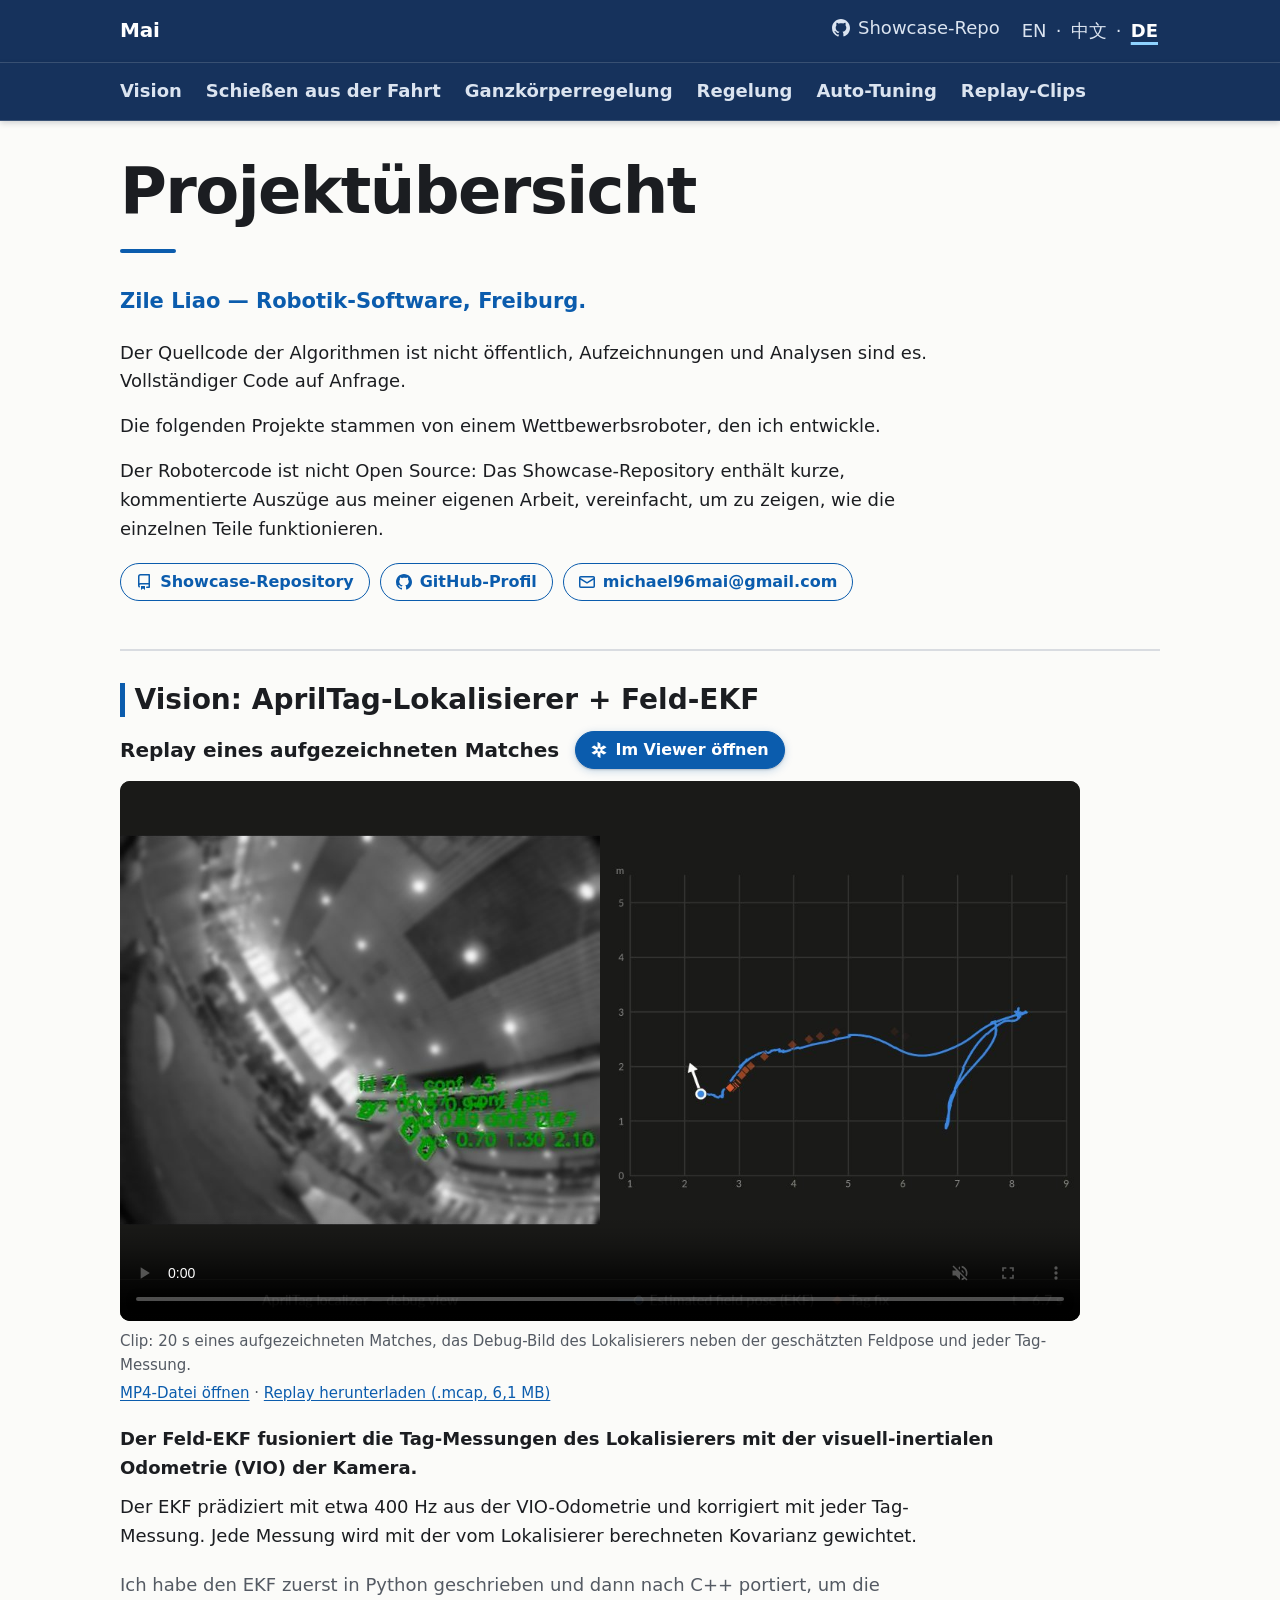
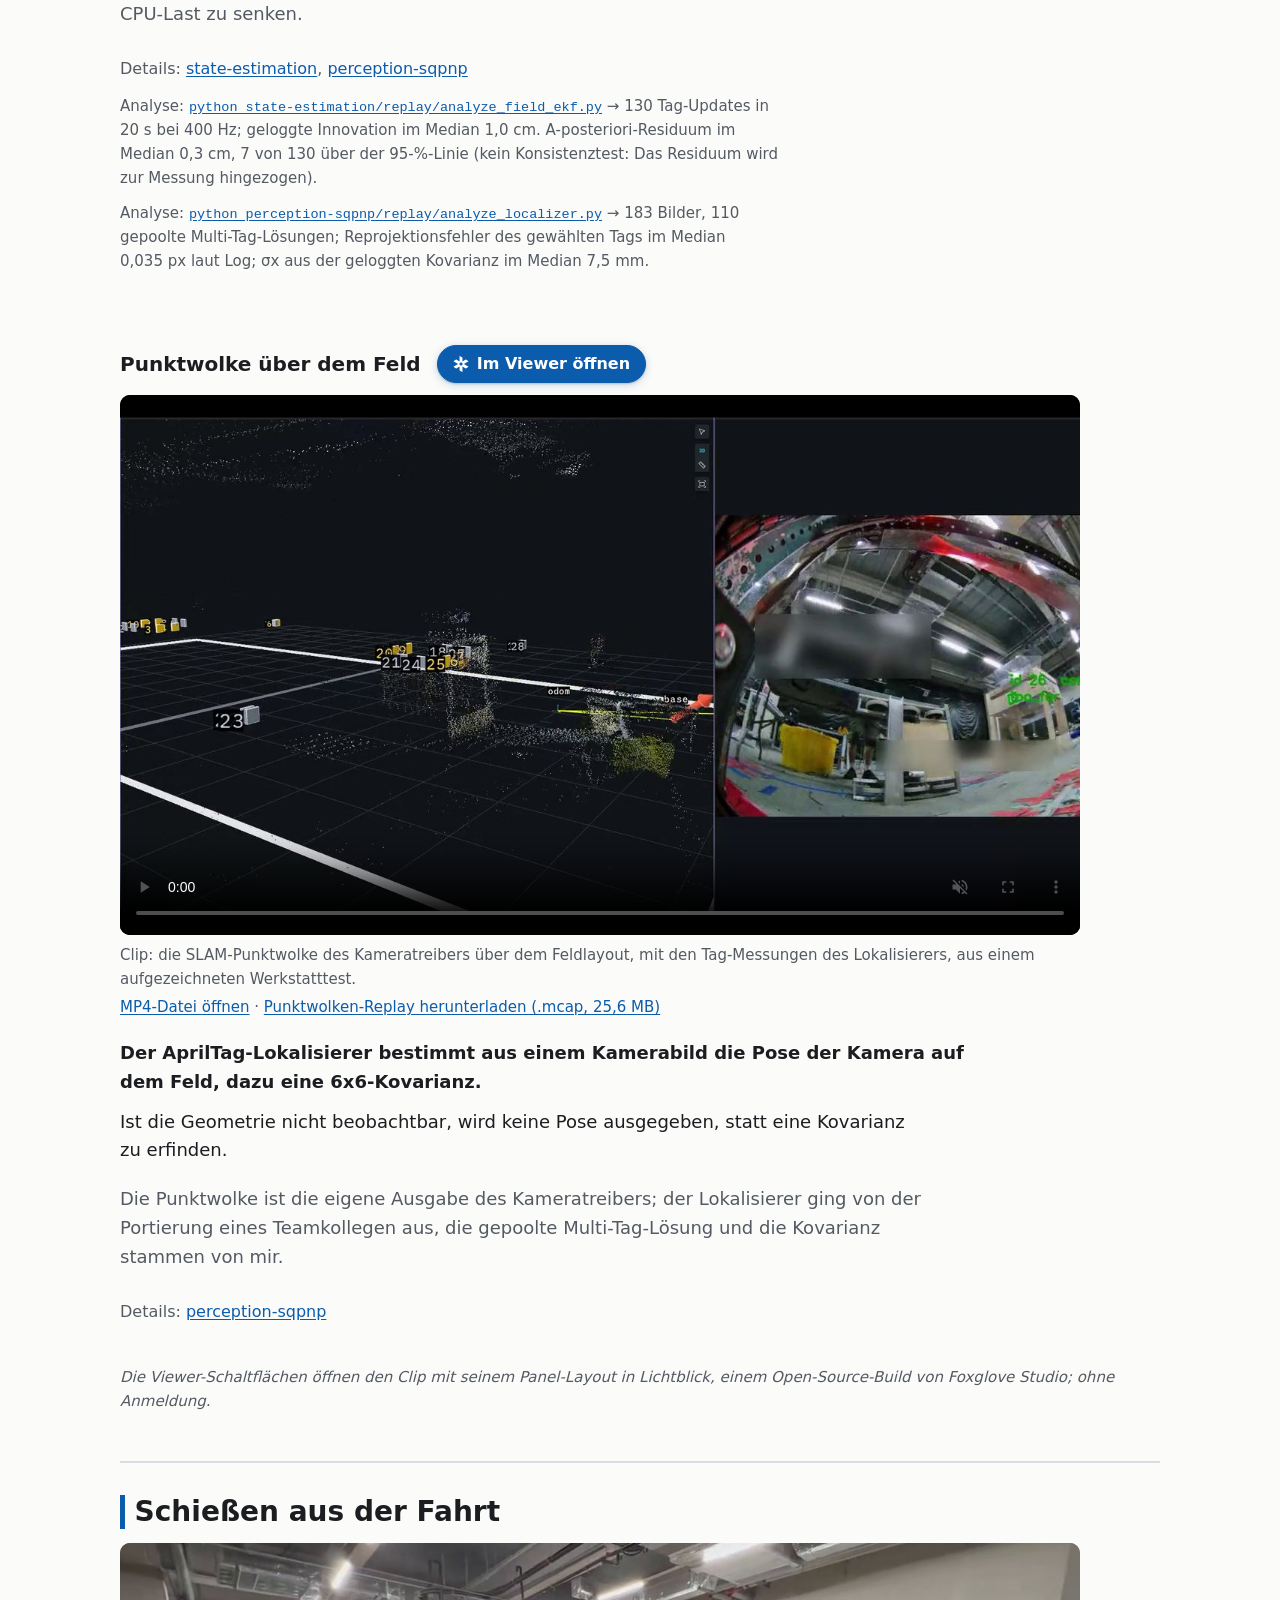
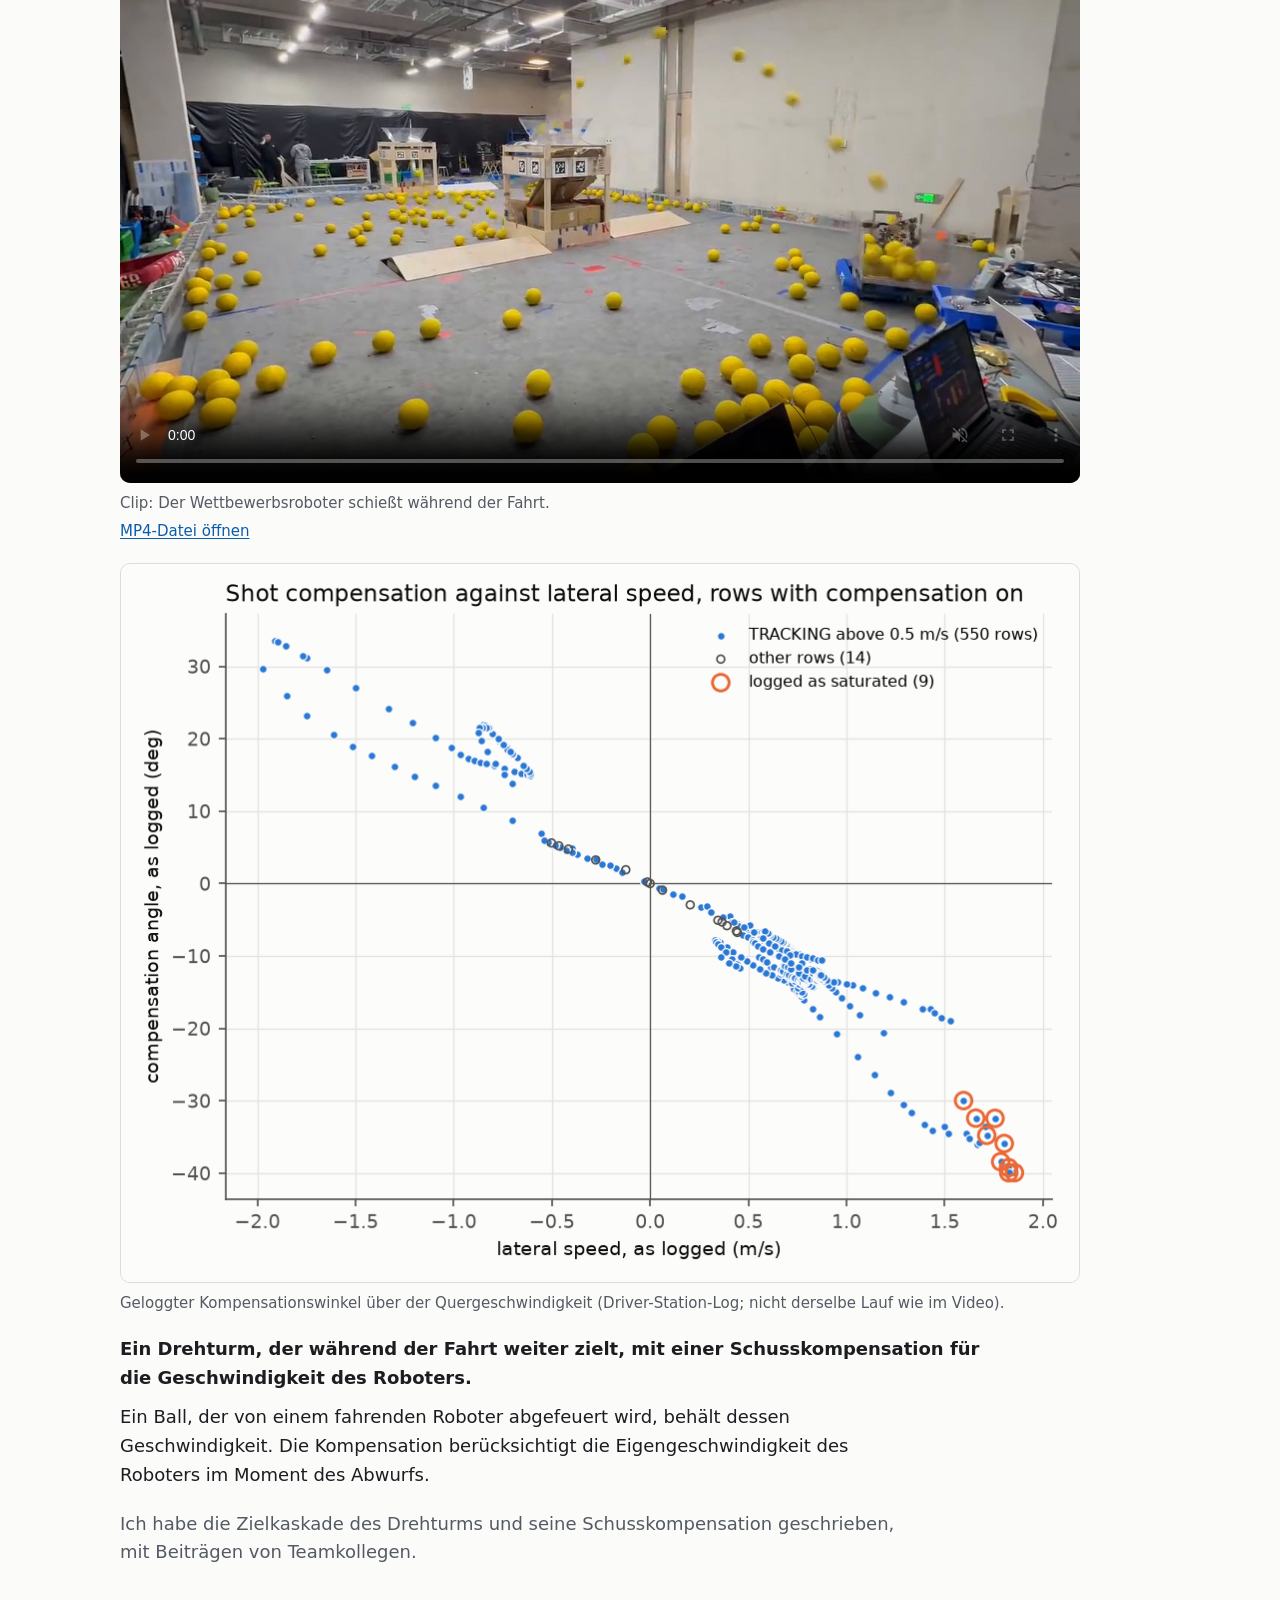
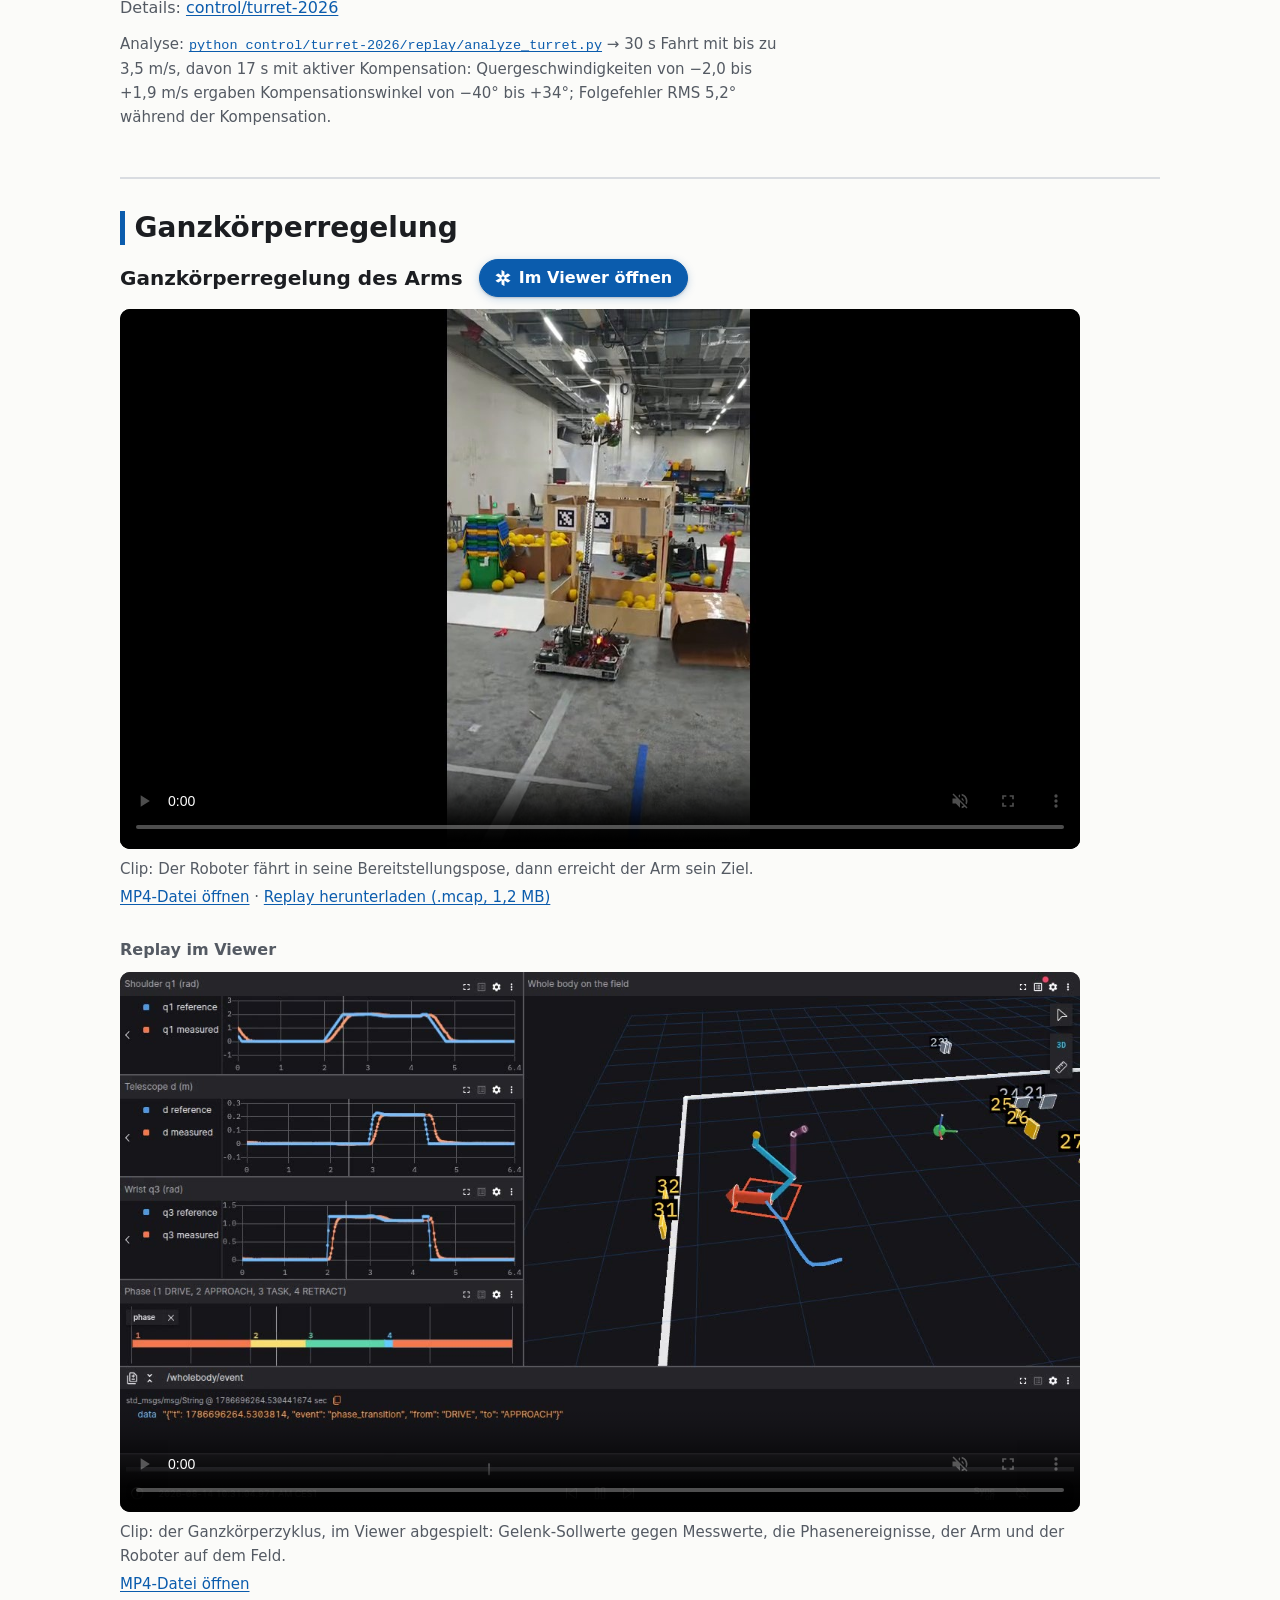
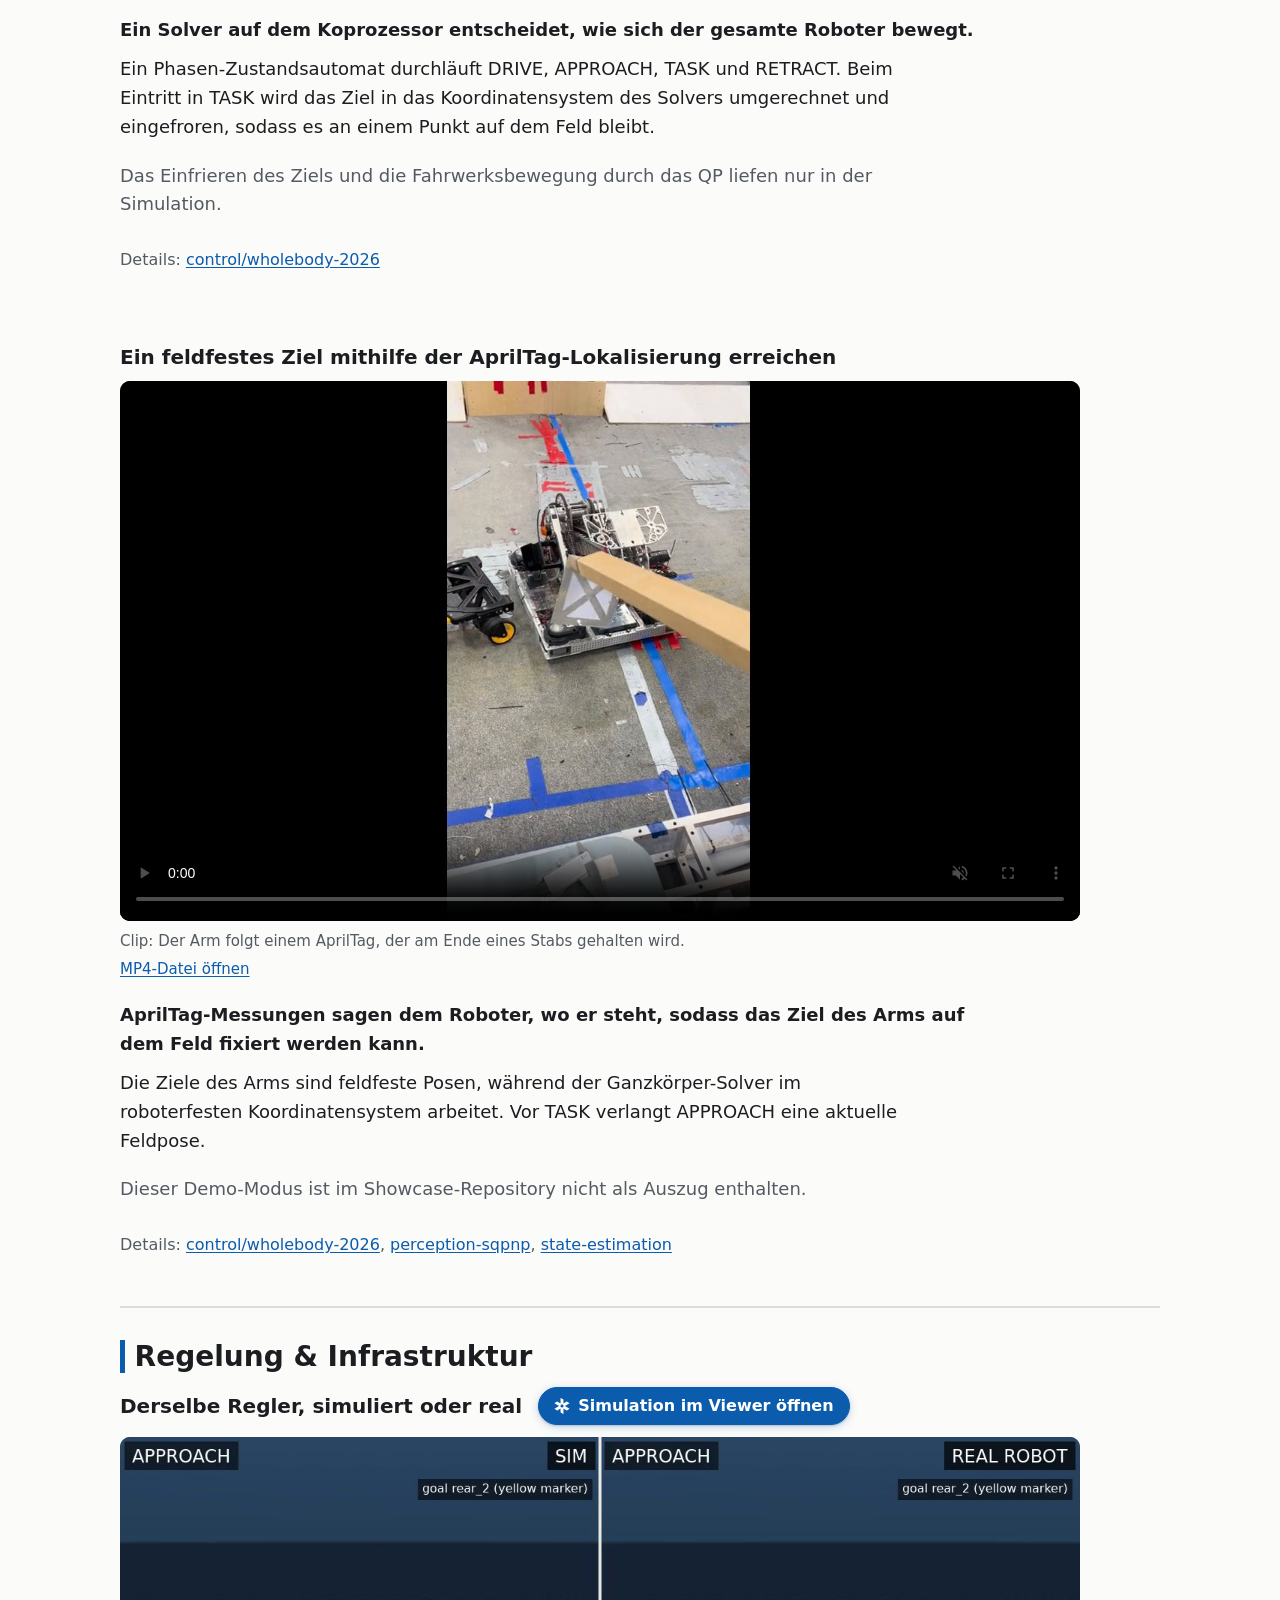
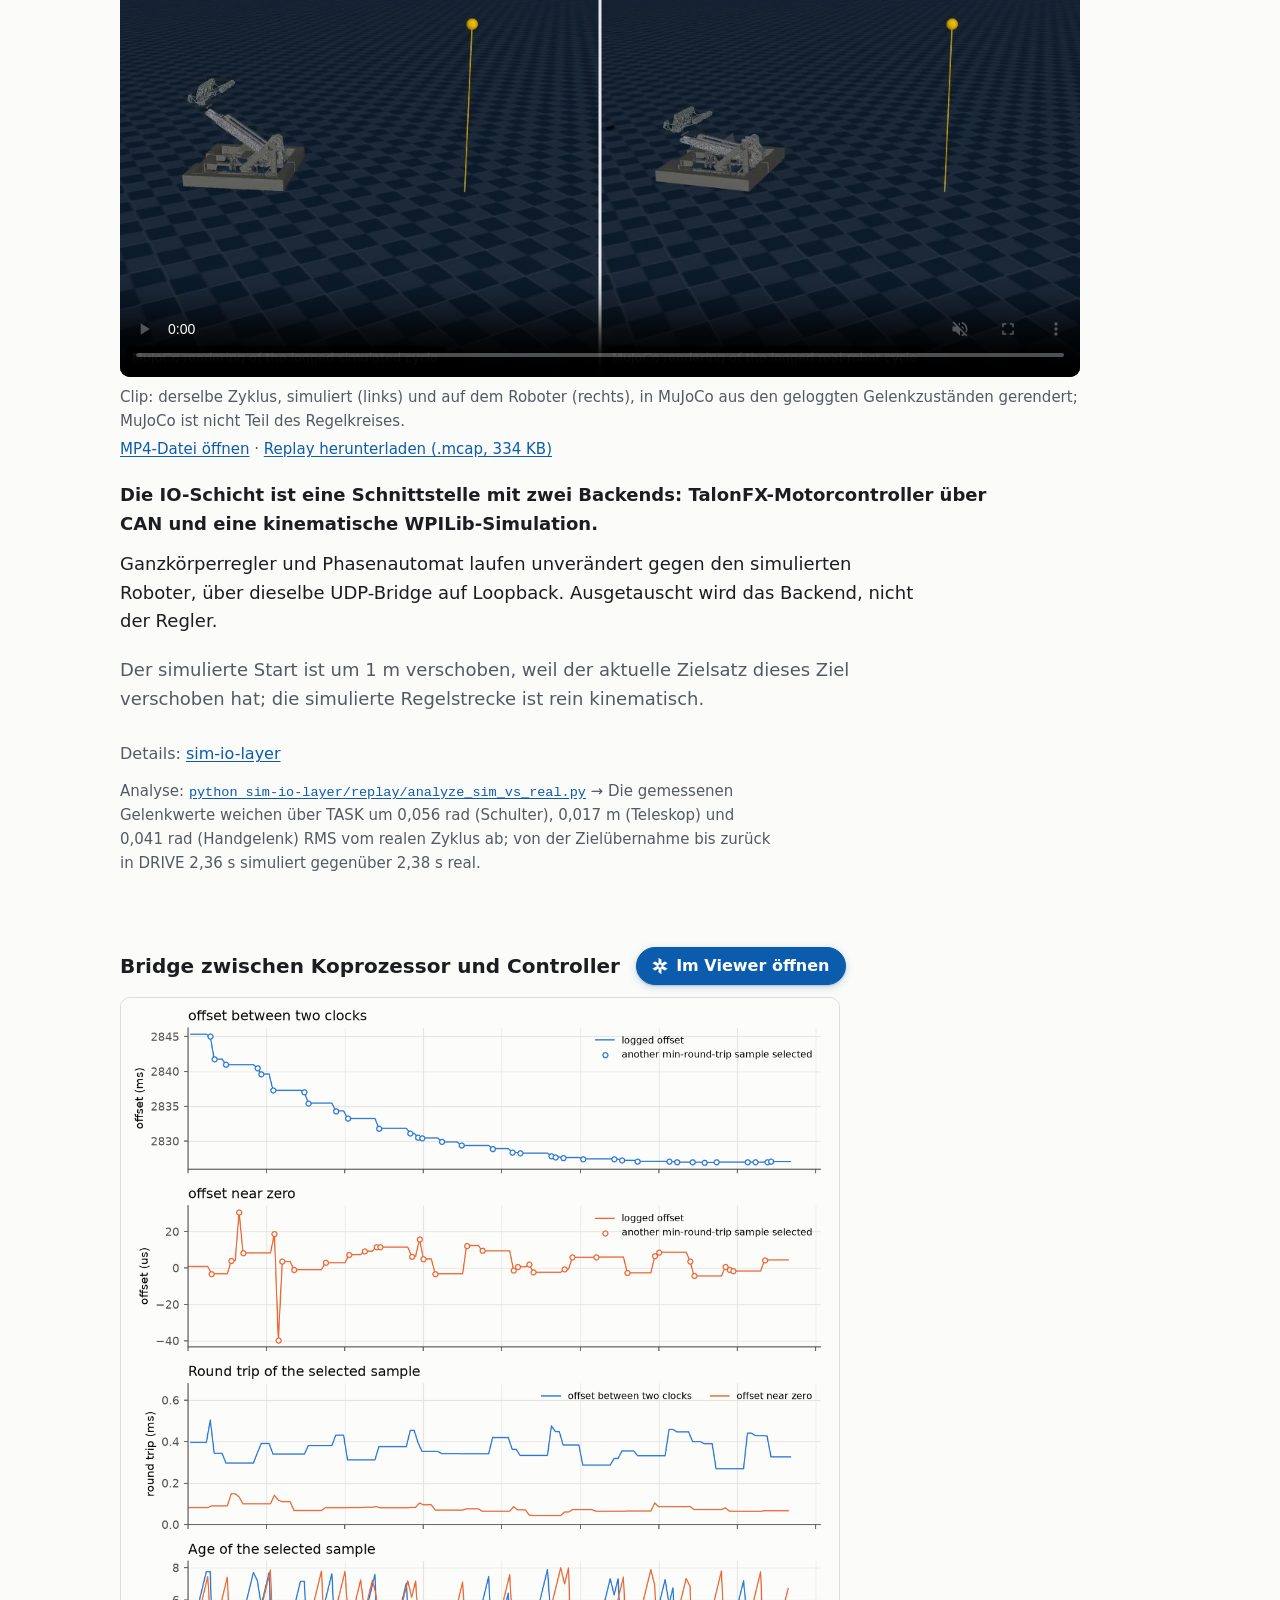
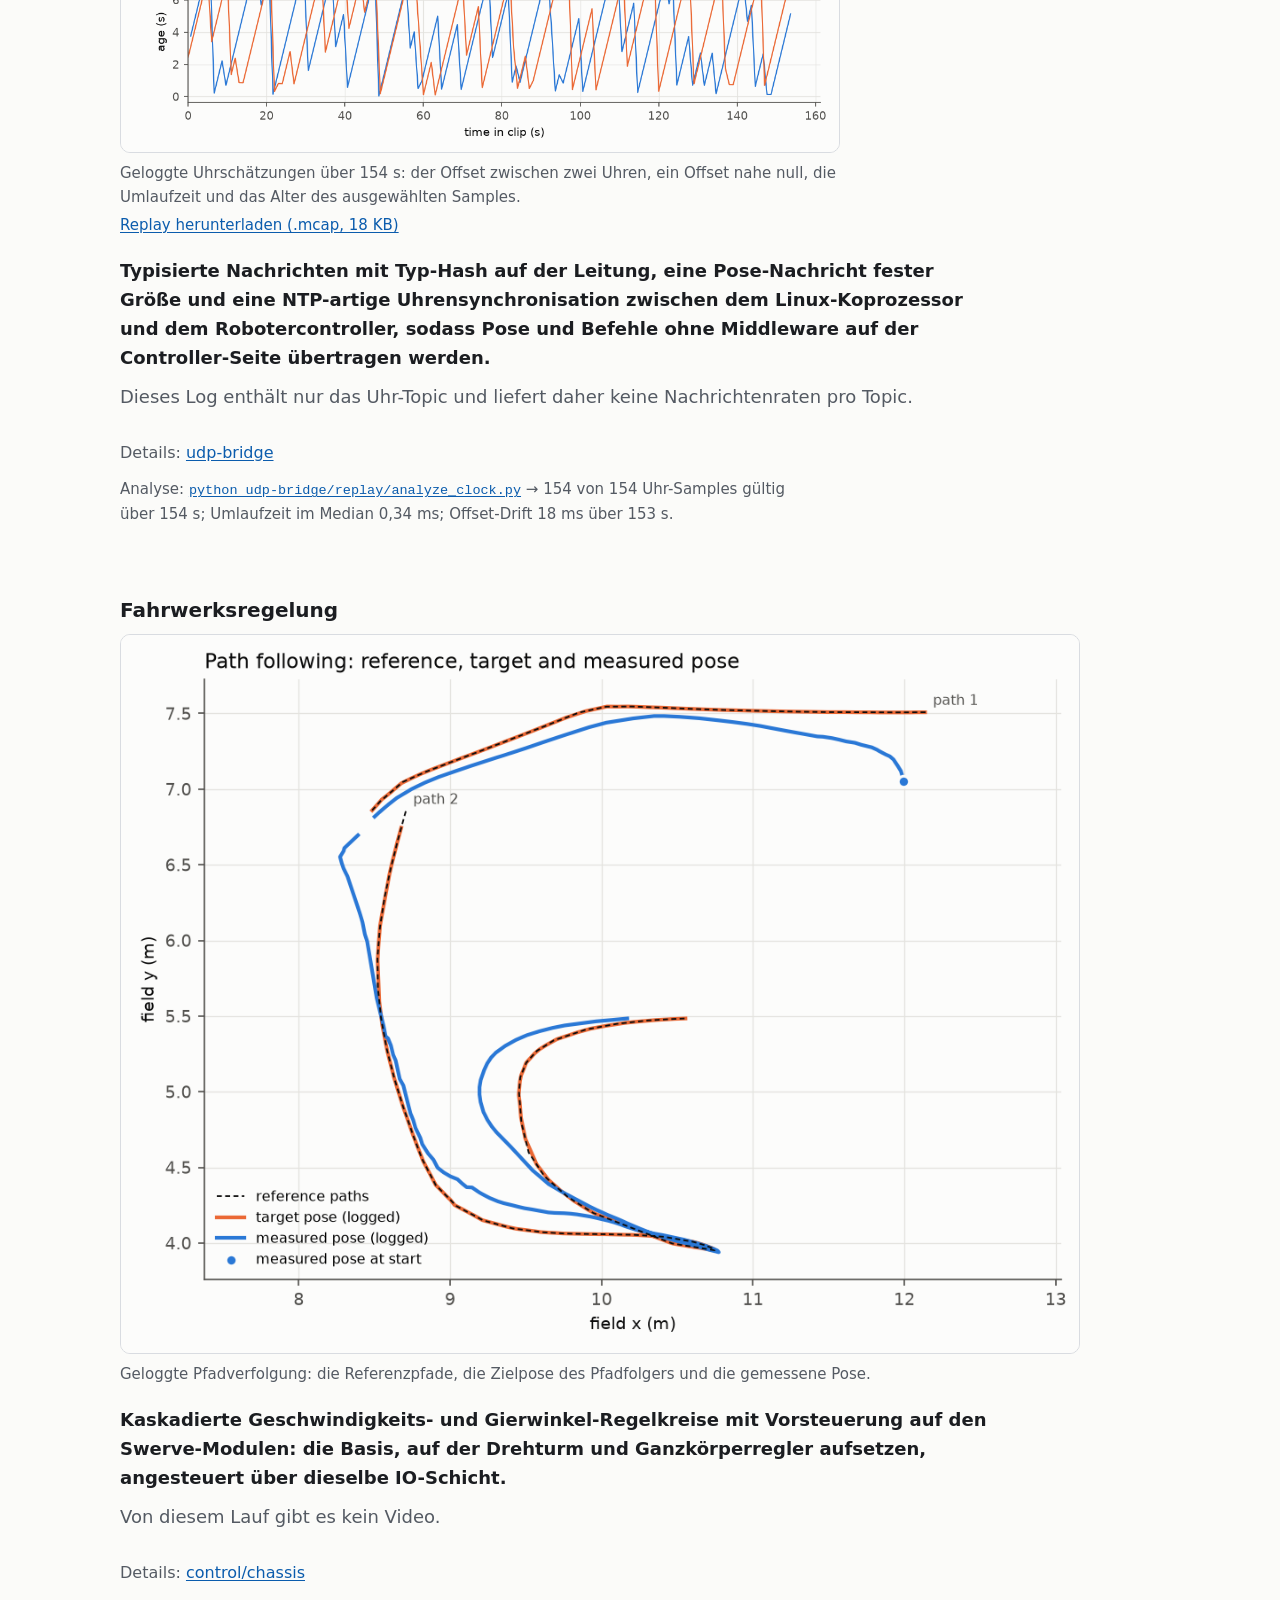
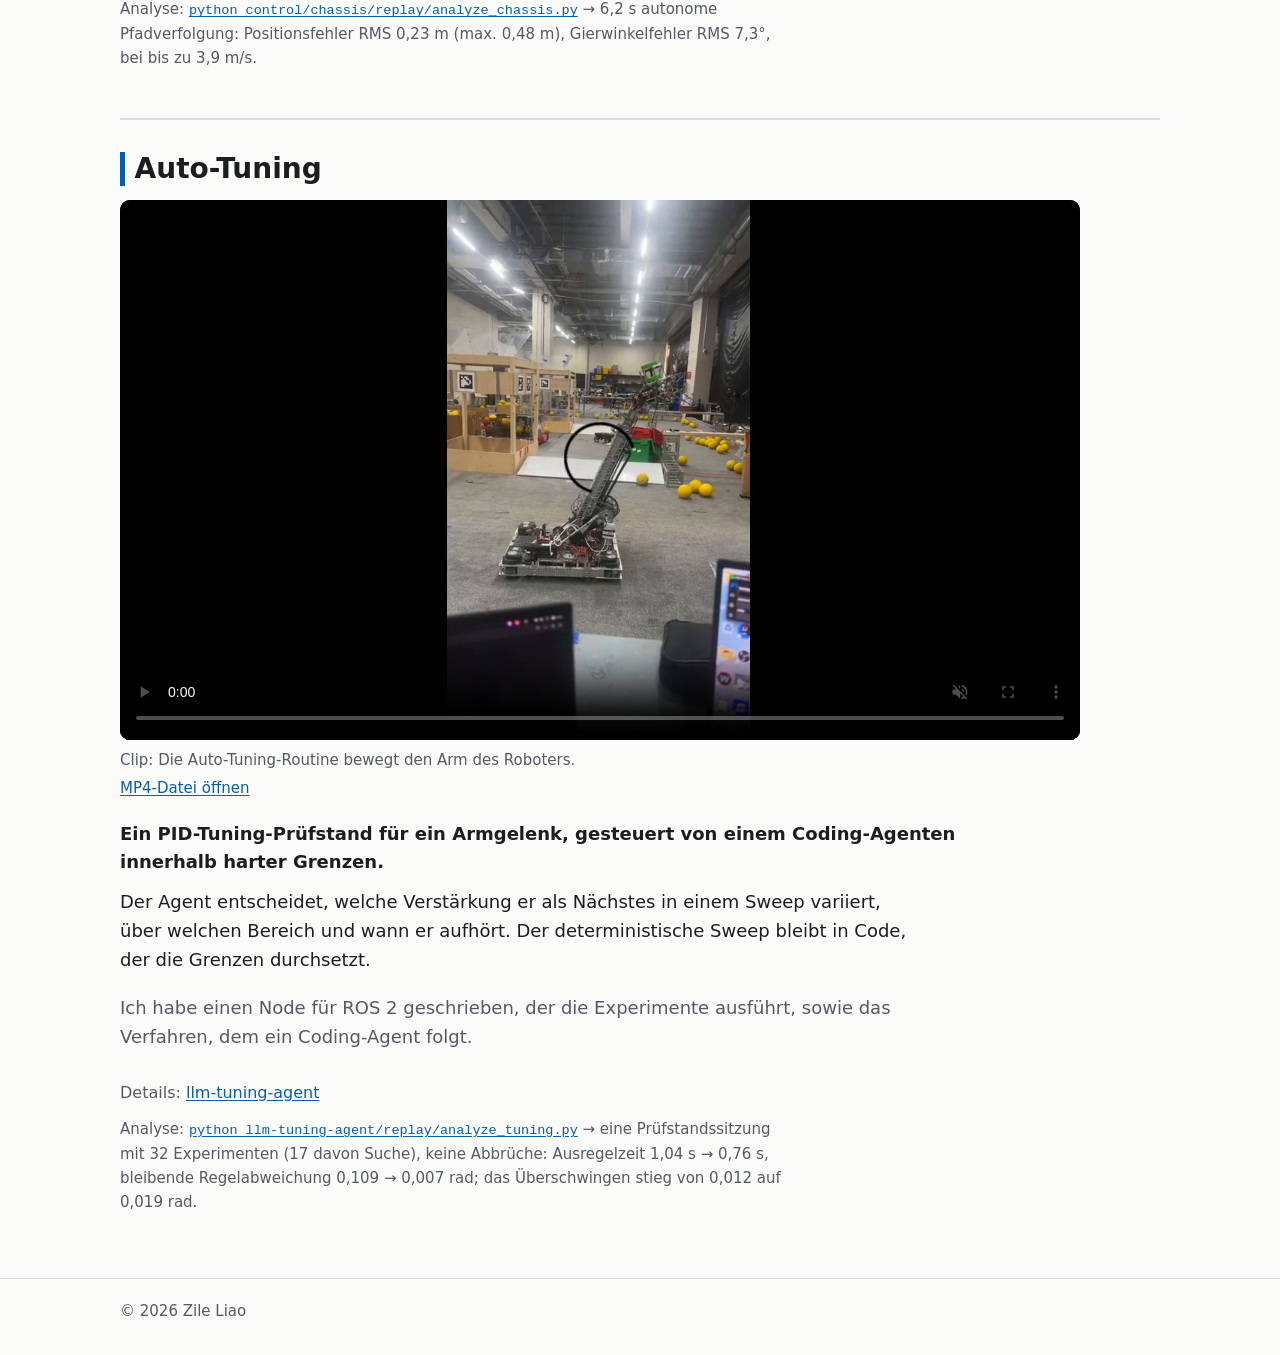
<file: de/index.html>
<!doctype html>
<html lang="de">
<head>
<meta charset="utf-8">
<meta name="viewport" content="width=device-width, initial-scale=1">
<title>Projektübersicht</title>
<meta name="description" content="Zile Liao, Robotik-Software, Freiburg: eine Projektübersicht zu einem Wettbewerbsroboter, den ich entwickle, in kurzen Clips.">
<meta name="color-scheme" content="light dark">
<link rel="alternate" hreflang="en" href="https://mai961.github.io/">
<link rel="alternate" hreflang="zh-Hans" href="https://mai961.github.io/zh/">
<link rel="alternate" hreflang="de" href="https://mai961.github.io/de/">
<link rel="alternate" hreflang="x-default" href="https://mai961.github.io/">
<link rel="icon" href="data:,">
<link rel="stylesheet" href="../assets/site.css">
<script src="../assets/site.js" defer></script>
</head>
<body>
<a class="skip" href="#main">Zum Inhalt springen</a>
<!-- Icons: Primer Octicons 19.40.0 (repo, mark-github, mail), MIT License, Copyright (c) GitHub Inc. -->
<!-- Foxglove logo &#169; Foxglove Technologies, used to mark the Foxglove-Studio-derived viewer (Lichtblick) -->
<header class="site-header">
  <div class="wrap">
    <a class="site-name" href="#main">Mai</a>
    <div class="site-tools">
      <a class="site-link" href="https://github.com/Mai961/robotics-showcase"><svg class="icon" viewBox="0 0 16 16" width="16" height="16" aria-hidden="true" focusable="false"><path d="M6.766 11.328c-2.063-.25-3.516-1.734-3.516-3.656 0-.781.281-1.625.75-2.188-.203-.515-.172-1.609.063-2.062.625-.078 1.468.25 1.968.703.594-.187 1.219-.281 1.985-.281.765 0 1.39.094 1.953.265.484-.437 1.344-.765 1.969-.687.218.422.25 1.515.046 2.047.5.593.766 1.39.766 2.203 0 1.922-1.453 3.375-3.547 3.64.531.344.89 1.094.89 1.954v1.625c0 .468.391.734.86.547C13.781 14.359 16 11.53 16 8.03 16 3.61 12.406 0 7.984 0 3.563 0 0 3.61 0 8.031a7.88 7.88 0 0 0 5.172 7.422c.422.156.828-.125.828-.547v-1.25c-.219.094-.5.156-.75.156-1.031 0-1.64-.562-2.078-1.609-.172-.422-.36-.672-.719-.719-.187-.015-.25-.093-.25-.187 0-.188.313-.328.625-.328.453 0 .844.281 1.25.86.313.452.64.655 1.031.655s.641-.14 1-.5c.266-.265.47-.5.657-.656"/></svg><span>Showcase-Repo</span></a>
      <nav class="lang" aria-label="Sprache">
        <ul>
          <li><a href="../index.html" lang="en" hreflang="en" aria-label="English">EN</a></li>
          <li><a href="../zh/index.html" lang="zh-Hans" hreflang="zh-Hans" aria-label="中文（简体）">中文</a></li>
          <li><a href="index.html" lang="de" hreflang="de" aria-label="Deutsch" aria-current="true">DE</a></li>
        </ul>
      </nav>
    </div>
  </div>
</header>
<nav class="topics" aria-label="Themen">
  <div class="wrap">
    <ul>
      <li><a href="#vision">Vision</a></li>
      <li><a href="#shoot-on-the-move">Schießen aus der Fahrt</a></li>
      <li><a href="#whole-body-control">Ganzkörperregelung</a></li>
      <li><a href="#control-stack">Regelung</a></li>
      <li><a href="#auto-tuning">Auto-Tuning</a></li>
      <li><a href="replay/">Replay-Clips</a></li>
    </ul>
  </div>
</nav>
<main id="main" class="wrap">
  <section class="intro prose" aria-labelledby="title">
    <h1 id="title">Projektübersicht</h1>
    <p class="tagline">Zile Liao &#8212; Robotik-Software, Freiburg.</p>
    <p class="source-note">Der Quellcode der Algorithmen ist nicht öffentlich, Aufzeichnungen und Analysen sind es. Vollständiger Code auf Anfrage.</p>
    <p>Die folgenden Projekte stammen von einem Wettbewerbsroboter, den ich entwickle.</p>
    <p>Der Robotercode ist nicht Open Source: Das Showcase-Repository enthält kurze, kommentierte Auszüge aus meiner eigenen Arbeit, vereinfacht, um zu zeigen, wie die einzelnen Teile funktionieren.</p>
    <ul class="links" aria-label="Links und Kontakt">
      <li><a href="https://github.com/Mai961/robotics-showcase"><svg class="icon" viewBox="0 0 16 16" width="16" height="16" aria-hidden="true" focusable="false"><path d="M2 2.5A2.5 2.5 0 0 1 4.5 0h8.75a.75.75 0 0 1 .75.75v12.5a.75.75 0 0 1-.75.75h-2.5a.75.75 0 0 1 0-1.5h1.75v-2h-8a1 1 0 0 0-.714 1.7.75.75 0 1 1-1.072 1.05A2.495 2.495 0 0 1 2 11.5Zm10.5-1h-8a1 1 0 0 0-1 1v6.708A2.486 2.486 0 0 1 4.5 9h8ZM5 12.25a.25.25 0 0 1 .25-.25h3.5a.25.25 0 0 1 .25.25v3.25a.25.25 0 0 1-.4.2l-1.45-1.087a.249.249 0 0 0-.3 0L5.4 15.7a.25.25 0 0 1-.4-.2Z"/></svg><span>Showcase-Repository</span></a></li>
      <li><a href="https://github.com/Mai961"><svg class="icon" viewBox="0 0 16 16" width="16" height="16" aria-hidden="true" focusable="false"><path d="M6.766 11.328c-2.063-.25-3.516-1.734-3.516-3.656 0-.781.281-1.625.75-2.188-.203-.515-.172-1.609.063-2.062.625-.078 1.468.25 1.968.703.594-.187 1.219-.281 1.985-.281.765 0 1.39.094 1.953.265.484-.437 1.344-.765 1.969-.687.218.422.25 1.515.046 2.047.5.593.766 1.39.766 2.203 0 1.922-1.453 3.375-3.547 3.64.531.344.89 1.094.89 1.954v1.625c0 .468.391.734.86.547C13.781 14.359 16 11.53 16 8.03 16 3.61 12.406 0 7.984 0 3.563 0 0 3.61 0 8.031a7.88 7.88 0 0 0 5.172 7.422c.422.156.828-.125.828-.547v-1.25c-.219.094-.5.156-.75.156-1.031 0-1.64-.562-2.078-1.609-.172-.422-.36-.672-.719-.719-.187-.015-.25-.093-.25-.187 0-.188.313-.328.625-.328.453 0 .844.281 1.25.86.313.452.64.655 1.031.655s.641-.14 1-.5c.266-.265.47-.5.657-.656"/></svg><span>GitHub-Profil</span></a></li>
      <li><a href="mailto:michael96mai@gmail.com"><svg class="icon" viewBox="0 0 16 16" width="16" height="16" aria-hidden="true" focusable="false"><path d="M1.75 2h12.5c.966 0 1.75.784 1.75 1.75v8.5A1.75 1.75 0 0 1 14.25 14H1.75A1.75 1.75 0 0 1 0 12.25v-8.5C0 2.784.784 2 1.75 2ZM1.5 12.251c0 .138.112.25.25.25h12.5a.25.25 0 0 0 .25-.25V5.809L8.38 9.397a.75.75 0 0 1-.76 0L1.5 5.809v6.442Zm13-8.181v-.32a.25.25 0 0 0-.25-.25H1.75a.25.25 0 0 0-.25.25v.32L8 7.88Z"/></svg><span>michael96mai@gmail.com</span></a></li>
    </ul>
  </section>
  <section id="vision" class="topic" aria-labelledby="vision-h">
    <h2 id="vision-h">Vision: AprilTag-Lokalisierer + Feld-EKF</h2>
    <article class="showcase">
      <div class="title-row">
        <h3>Replay eines aufgezeichneten Matches</h3>
        <a class="pill" href="https://replay-viewer-e62.pages.dev/?ds=remote-file&amp;ds.url=https%3A%2F%2Fpub-0f92a4b175d3420290d73d6c2242fb57.r2.dev%2Fmatch%2Fmatch-20s.mcap&amp;layoutUrl=https%3A%2F%2Fpub-0f92a4b175d3420290d73d6c2242fb57.r2.dev%2Fmatch%2Ffoxglove-layout.json" target="_blank" rel="noopener"><svg class="icon" viewBox="0 0 1280 1344.4323" width="16" height="16" aria-hidden="true" focusable="false"><path d="M1275.2846,430.6826l-221.6322-127.9823c-5.8367-3.3704-13.0283-3.3707-18.8653-.0007l-272.1716,157.1378V145.5971c0-6.7392-3.5952-12.9665-9.4314-16.3364L531.5322,1.2779c-6.288-3.6307-14.1484.9072-14.1484,8.1682l-.0011,450.3913-272.145-157.1234c-5.8365-3.3697-13.0272-3.3698-18.8638-.0002L4.7171,430.6819c-6.2881,3.6303-6.2882,12.7064-.0002,16.3368l390.0495,225.1958L4.716,897.4109c-6.2879,3.6303-6.288,12.706-.0003,16.3366l221.6419,127.9757c5.8366,3.3701,13.0278,3.3702,18.8646.0004l272.1606-157.1312v314.284c0,6.7402,3.5962,12.9682,9.4337,16.3377l221.6518,127.9411c6.288,3.6295,14.1472-.9085,14.1472-8.1688v-450.3939l272.1583,157.1312c5.8367,3.3699,13.0279,3.3697,18.8646-.0003l221.644-127.9752c6.2878-3.6305,6.2877-12.7063-.0002-16.3366l-390.0503-225.1963,390.0522-225.1962c6.2877-3.6302,6.2881-12.7057.0006-16.3364ZM762.6155,743.0071l-122.6164,70.7926-122.6164-70.7926v-141.5846l122.6164-70.7926,122.6164,70.7926v141.5846Z"/></svg><span>Im Viewer öffnen</span></a>
      </div>
      <figure class="clip">
        <div class="media frame" style="background-image: url(../media/posters/vision-replay-match.jpg), url(../media/posters/placeholder.svg)">
          <video controls muted loop playsinline preload="none" poster="../media/posters/vision-replay-match.jpg" aria-labelledby="cap-vision-replay-match">
            <source src="../media/clips/vision-replay-match.mp4" type="video/mp4">
          </video>
        </div>
        <figcaption><span id="cap-vision-replay-match">Clip: 20&nbsp;s eines aufgezeichneten Matches, das Debug-Bild des Lokalisierers neben der geschätzten Feldpose und jeder Tag-Messung.</span><span class="clip-file"><a href="../media/clips/vision-replay-match.mp4">MP4-Datei öffnen</a> &#183; <a href="../replay/match/match-20s.mcap" download>Replay herunterladen (.mcap, 6,1&nbsp;MB)</a></span></figcaption>
      </figure>
      <p class="lead">Der Feld-EKF fusioniert die Tag-Messungen des Lokalisierers mit der visuell-inertialen Odometrie (VIO) der Kamera.</p>
      <p>Der EKF prädiziert mit etwa 400&nbsp;Hz aus der VIO-Odometrie und korrigiert mit jeder Tag-Messung. Jede Messung wird mit der vom Lokalisierer berechneten Kovarianz gewichtet.</p>
      <p class="note">Ich habe den EKF zuerst in Python geschrieben und dann nach C++ portiert, um die CPU-Last zu senken.</p>
      <p class="details">Details: <a href="https://github.com/Mai961/robotics-showcase/tree/main/state-estimation">state-estimation</a>, <a href="https://github.com/Mai961/robotics-showcase/tree/main/perception-sqpnp">perception-sqpnp</a></p>
      <p class="replay">Analyse: <a href="https://github.com/Mai961/robotics-showcase/tree/main/state-estimation"><code>python state-estimation/replay/analyze_field_ekf.py</code></a> &#8594; 130 Tag-Updates in 20&nbsp;s bei 400&nbsp;Hz; geloggte Innovation im Median 1,0&nbsp;cm. A-posteriori-Residuum im Median 0,3&nbsp;cm, 7 von 130 über der 95-%-Linie (kein Konsistenztest: Das Residuum wird zur Messung hingezogen).</p>
      <p class="replay">Analyse: <a href="https://github.com/Mai961/robotics-showcase/tree/main/perception-sqpnp"><code>python perception-sqpnp/replay/analyze_localizer.py</code></a> &#8594; 183 Bilder, 110 gepoolte Multi-Tag-Lösungen; Reprojektionsfehler des gewählten Tags im Median 0,035&nbsp;px laut Log; &#963;x aus der geloggten Kovarianz im Median 7,5&nbsp;mm.</p>
    </article>
    <article class="showcase">
      <div class="title-row">
        <h3>Punktwolke über dem Feld</h3>
        <a class="pill" href="https://replay-viewer-e62.pages.dev/?ds=remote-file&amp;ds.url=https%3A%2F%2Fpub-0f92a4b175d3420290d73d6c2242fb57.r2.dev%2Fodin-cloud-slam%2Fodin-cloud-slam-20s.mcap&amp;layoutUrl=https%3A%2F%2Fpub-0f92a4b175d3420290d73d6c2242fb57.r2.dev%2Fodin-cloud-slam%2Ffoxglove-layout.json" target="_blank" rel="noopener"><svg class="icon" viewBox="0 0 1280 1344.4323" width="16" height="16" aria-hidden="true" focusable="false"><path d="M1275.2846,430.6826l-221.6322-127.9823c-5.8367-3.3704-13.0283-3.3707-18.8653-.0007l-272.1716,157.1378V145.5971c0-6.7392-3.5952-12.9665-9.4314-16.3364L531.5322,1.2779c-6.288-3.6307-14.1484.9072-14.1484,8.1682l-.0011,450.3913-272.145-157.1234c-5.8365-3.3697-13.0272-3.3698-18.8638-.0002L4.7171,430.6819c-6.2881,3.6303-6.2882,12.7064-.0002,16.3368l390.0495,225.1958L4.716,897.4109c-6.2879,3.6303-6.288,12.706-.0003,16.3366l221.6419,127.9757c5.8366,3.3701,13.0278,3.3702,18.8646.0004l272.1606-157.1312v314.284c0,6.7402,3.5962,12.9682,9.4337,16.3377l221.6518,127.9411c6.288,3.6295,14.1472-.9085,14.1472-8.1688v-450.3939l272.1583,157.1312c5.8367,3.3699,13.0279,3.3697,18.8646-.0003l221.644-127.9752c6.2878-3.6305,6.2877-12.7063-.0002-16.3366l-390.0503-225.1963,390.0522-225.1962c6.2877-3.6302,6.2881-12.7057.0006-16.3364ZM762.6155,743.0071l-122.6164,70.7926-122.6164-70.7926v-141.5846l122.6164-70.7926,122.6164,70.7926v141.5846Z"/></svg><span>Im Viewer öffnen</span></a>
      </div>
      <figure class="clip">
        <div class="media frame" style="background-image: url(../media/posters/vision-pointcloud-localizer.jpg), url(../media/posters/placeholder.svg)">
          <video controls muted loop playsinline preload="none" poster="../media/posters/vision-pointcloud-localizer.jpg" aria-labelledby="cap-vision-pointcloud-localizer">
            <source src="../media/clips/vision-pointcloud-localizer.mp4" type="video/mp4">
          </video>
        </div>
        <figcaption><span id="cap-vision-pointcloud-localizer">Clip: die SLAM-Punktwolke des Kameratreibers über dem Feldlayout, mit den Tag-Messungen des Lokalisierers, aus einem aufgezeichneten Werkstatttest.</span><span class="clip-file"><a href="../media/clips/vision-pointcloud-localizer.mp4">MP4-Datei öffnen</a> &#183; <a href="../replay/odin-cloud-slam/odin-cloud-slam-20s.mcap" download>Punktwolken-Replay herunterladen (.mcap, 25,6&nbsp;MB)</a></span></figcaption>
      </figure>
      <p class="lead">Der AprilTag-Lokalisierer bestimmt aus einem Kamerabild die Pose der Kamera auf dem Feld, dazu eine 6x6-Kovarianz.</p>
      <p>Ist die Geometrie nicht beobachtbar, wird keine Pose ausgegeben, statt eine Kovarianz zu erfinden.</p>
      <p class="note">Die Punktwolke ist die eigene Ausgabe des Kameratreibers; der Lokalisierer ging von der Portierung eines Teamkollegen aus, die gepoolte Multi-Tag-Lösung und die Kovarianz stammen von mir.</p>
      <p class="details">Details: <a href="https://github.com/Mai961/robotics-showcase/tree/main/perception-sqpnp">perception-sqpnp</a></p>
    </article>
    <p class="section-note">Die Viewer-Schaltflächen öffnen den Clip mit seinem Panel-Layout in Lichtblick, einem Open-Source-Build von Foxglove Studio; ohne Anmeldung.</p>
  </section>
  <section id="shoot-on-the-move" class="topic" aria-labelledby="shoot-on-the-move-h">
    <h2 id="shoot-on-the-move-h">Schießen aus der Fahrt</h2>
    <article class="showcase">
      <figure class="clip">
        <div class="media frame" style="background-image: url(../media/posters/shoot-on-the-move.jpg), url(../media/posters/placeholder.svg)">
          <video controls muted loop playsinline preload="none" poster="../media/posters/shoot-on-the-move.jpg" aria-labelledby="cap-shoot-on-the-move">
            <source src="../media/clips/shoot-on-the-move.mp4" type="video/mp4">
          </video>
        </div>
        <figcaption><span id="cap-shoot-on-the-move">Clip: Der Wettbewerbsroboter schießt während der Fahrt.</span><span class="clip-file"><a href="../media/clips/shoot-on-the-move.mp4">MP4-Datei öffnen</a></span></figcaption>
      </figure>
      <figure class="clip figure">
        <img src="../media/figures/turret-compensation.png" width="960" height="720" loading="lazy" alt="Streudiagramm des geloggten Kompensationswinkels über der geloggten Quergeschwindigkeit: etwa +34 Grad bei &#8722;2&nbsp;m/s, durch null fallend auf etwa &#8722;40 Grad bei +1,9&nbsp;m/s, mit neun markierten gesättigten Zeilen am oberen Ende.">
        <figcaption>Geloggter Kompensationswinkel über der Quergeschwindigkeit (Driver-Station-Log; nicht derselbe Lauf wie im Video).</figcaption>
      </figure>
      <p class="lead">Ein Drehturm, der während der Fahrt weiter zielt, mit einer Schusskompensation für die Geschwindigkeit des Roboters.</p>
      <p>Ein Ball, der von einem fahrenden Roboter abgefeuert wird, behält dessen Geschwindigkeit. Die Kompensation berücksichtigt die Eigengeschwindigkeit des Roboters im Moment des Abwurfs.</p>
      <p class="note">Ich habe die Zielkaskade des Drehturms und seine Schusskompensation geschrieben, mit Beiträgen von Teamkollegen.</p>
      <p class="details">Details: <a href="https://github.com/Mai961/robotics-showcase/tree/main/control/turret-2026">control/turret-2026</a></p>
      <p class="replay">Analyse: <a href="https://github.com/Mai961/robotics-showcase/tree/main/control/turret-2026"><code>python control/turret-2026/replay/analyze_turret.py</code></a> &#8594; 30&nbsp;s Fahrt mit bis zu 3,5&nbsp;m/s, davon 17&nbsp;s mit aktiver Kompensation: Quergeschwindigkeiten von &#8722;2,0 bis +1,9&nbsp;m/s ergaben Kompensationswinkel von &#8722;40&#176; bis +34&#176;; Folgefehler RMS 5,2&#176; während der Kompensation.</p>
    </article>
  </section>
  <section id="whole-body-control" class="topic" aria-labelledby="whole-body-control-h">
    <h2 id="whole-body-control-h">Ganzkörperregelung</h2>
    <article class="showcase">
      <div class="title-row">
        <h3>Ganzkörperregelung des Arms</h3>
        <a class="pill" href="https://replay-viewer-e62.pages.dev/?ds=remote-file&amp;ds.url=https%3A%2F%2Fpub-0f92a4b175d3420290d73d6c2242fb57.r2.dev%2Fwholebody-shop%2Fwholebody-cycle-shop.mcap&amp;layoutUrl=https%3A%2F%2Fpub-0f92a4b175d3420290d73d6c2242fb57.r2.dev%2Fwholebody-shop%2Ffoxglove-layout.json" target="_blank" rel="noopener"><svg class="icon" viewBox="0 0 1280 1344.4323" width="16" height="16" aria-hidden="true" focusable="false"><path d="M1275.2846,430.6826l-221.6322-127.9823c-5.8367-3.3704-13.0283-3.3707-18.8653-.0007l-272.1716,157.1378V145.5971c0-6.7392-3.5952-12.9665-9.4314-16.3364L531.5322,1.2779c-6.288-3.6307-14.1484.9072-14.1484,8.1682l-.0011,450.3913-272.145-157.1234c-5.8365-3.3697-13.0272-3.3698-18.8638-.0002L4.7171,430.6819c-6.2881,3.6303-6.2882,12.7064-.0002,16.3368l390.0495,225.1958L4.716,897.4109c-6.2879,3.6303-6.288,12.706-.0003,16.3366l221.6419,127.9757c5.8366,3.3701,13.0278,3.3702,18.8646.0004l272.1606-157.1312v314.284c0,6.7402,3.5962,12.9682,9.4337,16.3377l221.6518,127.9411c6.288,3.6295,14.1472-.9085,14.1472-8.1688v-450.3939l272.1583,157.1312c5.8367,3.3699,13.0279,3.3697,18.8646-.0003l221.644-127.9752c6.2878-3.6305,6.2877-12.7063-.0002-16.3366l-390.0503-225.1963,390.0522-225.1962c6.2877-3.6302,6.2881-12.7057.0006-16.3364ZM762.6155,743.0071l-122.6164,70.7926-122.6164-70.7926v-141.5846l122.6164-70.7926,122.6164,70.7926v141.5846Z"/></svg><span>Im Viewer öffnen</span></a>
      </div>
      <figure class="clip">
        <div class="media frame" style="background-image: url(../media/posters/arm-placing-objects.jpg), url(../media/posters/placeholder.svg)">
          <video controls muted loop playsinline preload="none" poster="../media/posters/arm-placing-objects.jpg" aria-labelledby="cap-arm-placing-objects">
            <source src="../media/clips/arm-placing-objects.mp4" type="video/mp4">
          </video>
        </div>
        <figcaption><span id="cap-arm-placing-objects">Clip: Der Roboter fährt in seine Bereitstellungspose, dann erreicht der Arm sein Ziel.</span><span class="clip-file"><a href="../media/clips/arm-placing-objects.mp4">MP4-Datei öffnen</a> &#183; <a href="../replay/wholebody-shop/wholebody-cycle-shop.mcap" download>Replay herunterladen (.mcap, 1,2&nbsp;MB)</a></span></figcaption>
      </figure>
      <h4 class="clip-heading">Replay im Viewer</h4>
      <figure class="clip">
        <div class="media frame" style="background-image: url(../media/posters/wholebody-layout.jpg), url(../media/posters/placeholder.svg)">
          <video controls muted loop playsinline preload="none" poster="../media/posters/wholebody-layout.jpg" aria-labelledby="cap-wholebody-layout">
            <source src="../media/clips/wholebody-layout.mp4" type="video/mp4">
          </video>
        </div>
        <figcaption><span id="cap-wholebody-layout">Clip: der Ganzkörperzyklus, im Viewer abgespielt: Gelenk-Sollwerte gegen Messwerte, die Phasenereignisse, der Arm und der Roboter auf dem Feld.</span><span class="clip-file"><a href="../media/clips/wholebody-layout.mp4">MP4-Datei öffnen</a></span></figcaption>
      </figure>
      <p class="lead">Ein Solver auf dem Koprozessor entscheidet, wie sich der gesamte Roboter bewegt.</p>
      <p>Ein Phasen-Zustandsautomat durchläuft DRIVE, APPROACH, TASK und RETRACT. Beim Eintritt in TASK wird das Ziel in das Koordinatensystem des Solvers umgerechnet und eingefroren, sodass es an einem Punkt auf dem Feld bleibt.</p>
      <p class="note">Das Einfrieren des Ziels und die Fahrwerksbewegung durch das QP liefen nur in der Simulation.</p>
      <p class="details">Details: <a href="https://github.com/Mai961/robotics-showcase/tree/main/control/wholebody-2026">control/wholebody-2026</a></p>
    </article>
    <article class="showcase">
      <h3>Ein feldfestes Ziel mithilfe der AprilTag-Lokalisierung erreichen</h3>
      <figure class="clip">
        <div class="media frame" style="background-image: url(../media/posters/arm-tracking-an-apriltag.jpg), url(../media/posters/placeholder.svg)">
          <video controls muted loop playsinline preload="none" poster="../media/posters/arm-tracking-an-apriltag.jpg" aria-labelledby="cap-arm-tracking-an-apriltag">
            <source src="../media/clips/arm-tracking-an-apriltag.mp4" type="video/mp4">
          </video>
        </div>
        <figcaption><span id="cap-arm-tracking-an-apriltag">Clip: Der Arm folgt einem AprilTag, der am Ende eines Stabs gehalten wird.</span><span class="clip-file"><a href="../media/clips/arm-tracking-an-apriltag.mp4">MP4-Datei öffnen</a></span></figcaption>
      </figure>
      <p class="lead">AprilTag-Messungen sagen dem Roboter, wo er steht, sodass das Ziel des Arms auf dem Feld fixiert werden kann.</p>
      <p>Die Ziele des Arms sind feldfeste Posen, während der Ganzkörper-Solver im roboterfesten Koordinatensystem arbeitet. Vor TASK verlangt APPROACH eine aktuelle Feldpose.</p>
      <p class="note">Dieser Demo-Modus ist im Showcase-Repository nicht als Auszug enthalten.</p>
      <p class="details">Details: <a href="https://github.com/Mai961/robotics-showcase/tree/main/control/wholebody-2026">control/wholebody-2026</a>, <a href="https://github.com/Mai961/robotics-showcase/tree/main/perception-sqpnp">perception-sqpnp</a>, <a href="https://github.com/Mai961/robotics-showcase/tree/main/state-estimation">state-estimation</a></p>
    </article>
  </section>
  <section id="control-stack" class="topic" aria-labelledby="control-stack-h">
    <h2 id="control-stack-h">Regelung &amp; Infrastruktur</h2>
    <article class="showcase">
      <div class="title-row">
        <h3>Derselbe Regler, simuliert oder real</h3>
        <a class="pill" href="https://replay-viewer-e62.pages.dev/?ds=remote-file&amp;ds.url=https%3A%2F%2Fpub-0f92a4b175d3420290d73d6c2242fb57.r2.dev%2Fsim-wholebody%2Fsim-cycle.mcap&amp;layoutUrl=https%3A%2F%2Fpub-0f92a4b175d3420290d73d6c2242fb57.r2.dev%2Fsim-wholebody%2Ffoxglove-layout.json" target="_blank" rel="noopener"><svg class="icon" viewBox="0 0 1280 1344.4323" width="16" height="16" aria-hidden="true" focusable="false"><path d="M1275.2846,430.6826l-221.6322-127.9823c-5.8367-3.3704-13.0283-3.3707-18.8653-.0007l-272.1716,157.1378V145.5971c0-6.7392-3.5952-12.9665-9.4314-16.3364L531.5322,1.2779c-6.288-3.6307-14.1484.9072-14.1484,8.1682l-.0011,450.3913-272.145-157.1234c-5.8365-3.3697-13.0272-3.3698-18.8638-.0002L4.7171,430.6819c-6.2881,3.6303-6.2882,12.7064-.0002,16.3368l390.0495,225.1958L4.716,897.4109c-6.2879,3.6303-6.288,12.706-.0003,16.3366l221.6419,127.9757c5.8366,3.3701,13.0278,3.3702,18.8646.0004l272.1606-157.1312v314.284c0,6.7402,3.5962,12.9682,9.4337,16.3377l221.6518,127.9411c6.288,3.6295,14.1472-.9085,14.1472-8.1688v-450.3939l272.1583,157.1312c5.8367,3.3699,13.0279,3.3697,18.8646-.0003l221.644-127.9752c6.2878-3.6305,6.2877-12.7063-.0002-16.3366l-390.0503-225.1963,390.0522-225.1962c6.2877-3.6302,6.2881-12.7057.0006-16.3364ZM762.6155,743.0071l-122.6164,70.7926-122.6164-70.7926v-141.5846l122.6164-70.7926,122.6164,70.7926v141.5846Z"/></svg><span>Simulation im Viewer öffnen</span></a>
      </div>
      <figure class="clip">
        <div class="media frame" style="background-image: url(../media/posters/sim-vs-real.jpg), url(../media/posters/placeholder.svg)">
          <video controls muted loop playsinline preload="none" poster="../media/posters/sim-vs-real.jpg" aria-labelledby="cap-sim-vs-real">
            <source src="../media/clips/sim-vs-real.mp4" type="video/mp4">
          </video>
        </div>
        <figcaption><span id="cap-sim-vs-real">Clip: derselbe Zyklus, simuliert (links) und auf dem Roboter (rechts), in MuJoCo aus den geloggten Gelenkzuständen gerendert; MuJoCo ist nicht Teil des Regelkreises.</span><span class="clip-file"><a href="../media/clips/sim-vs-real.mp4">MP4-Datei öffnen</a> &#183; <a href="../replay/sim-wholebody/sim-cycle.mcap" download>Replay herunterladen (.mcap, 334&nbsp;KB)</a></span></figcaption>
      </figure>
      <p class="lead">Die IO-Schicht ist eine Schnittstelle mit zwei Backends: TalonFX-Motorcontroller über CAN und eine kinematische WPILib-Simulation.</p>
      <p>Ganzkörperregler und Phasenautomat laufen unverändert gegen den simulierten Roboter, über dieselbe UDP-Bridge auf Loopback. Ausgetauscht wird das Backend, nicht der Regler.</p>
      <p class="note">Der simulierte Start ist um 1&nbsp;m verschoben, weil der aktuelle Zielsatz dieses Ziel verschoben hat; die simulierte Regelstrecke ist rein kinematisch.</p>
      <p class="details">Details: <a href="https://github.com/Mai961/robotics-showcase/tree/main/sim-io-layer">sim-io-layer</a></p>
      <p class="replay">Analyse: <a href="https://github.com/Mai961/robotics-showcase/tree/main/sim-io-layer"><code>python sim-io-layer/replay/analyze_sim_vs_real.py</code></a> &#8594; Die gemessenen Gelenkwerte weichen über TASK um 0,056&nbsp;rad (Schulter), 0,017&nbsp;m (Teleskop) und 0,041&nbsp;rad (Handgelenk) RMS vom realen Zyklus ab; von der Zielübernahme bis zurück in DRIVE 2,36&nbsp;s simuliert gegenüber 2,38&nbsp;s real.</p>
    </article>
    <article class="showcase">
      <div class="title-row">
        <h3>Bridge zwischen Koprozessor und Controller</h3>
        <a class="pill" href="https://replay-viewer-e62.pages.dev/?ds=remote-file&amp;ds.url=https%3A%2F%2Fpub-0f92a4b175d3420290d73d6c2242fb57.r2.dev%2Fudp-bridge%2Fclock-sync-154s.mcap&amp;layoutUrl=https%3A%2F%2Fpub-0f92a4b175d3420290d73d6c2242fb57.r2.dev%2Fudp-bridge%2Ffoxglove-layout.json" target="_blank" rel="noopener"><svg class="icon" viewBox="0 0 1280 1344.4323" width="16" height="16" aria-hidden="true" focusable="false"><path d="M1275.2846,430.6826l-221.6322-127.9823c-5.8367-3.3704-13.0283-3.3707-18.8653-.0007l-272.1716,157.1378V145.5971c0-6.7392-3.5952-12.9665-9.4314-16.3364L531.5322,1.2779c-6.288-3.6307-14.1484.9072-14.1484,8.1682l-.0011,450.3913-272.145-157.1234c-5.8365-3.3697-13.0272-3.3698-18.8638-.0002L4.7171,430.6819c-6.2881,3.6303-6.2882,12.7064-.0002,16.3368l390.0495,225.1958L4.716,897.4109c-6.2879,3.6303-6.288,12.706-.0003,16.3366l221.6419,127.9757c5.8366,3.3701,13.0278,3.3702,18.8646.0004l272.1606-157.1312v314.284c0,6.7402,3.5962,12.9682,9.4337,16.3377l221.6518,127.9411c6.288,3.6295,14.1472-.9085,14.1472-8.1688v-450.3939l272.1583,157.1312c5.8367,3.3699,13.0279,3.3697,18.8646-.0003l221.644-127.9752c6.2878-3.6305,6.2877-12.7063-.0002-16.3366l-390.0503-225.1963,390.0522-225.1962c6.2877-3.6302,6.2881-12.7057.0006-16.3364ZM762.6155,743.0071l-122.6164,70.7926-122.6164-70.7926v-141.5846l122.6164-70.7926,122.6164,70.7926v141.5846Z"/></svg><span>Im Viewer öffnen</span></a>
      </div>
      <figure class="clip figure figure-tall">
        <img src="../media/figures/clock-sync.png" width="1200" height="1260" loading="lazy" alt="Vier Diagramme über 154&nbsp;s: ein Offset von etwa 2,84&nbsp;s zwischen zwei Uhren, der um 18&nbsp;ms nach unten driftet; ein zweiter Offset, höchstens 40 Mikrosekunden von null entfernt; Umlaufzeiten unter 0,6&nbsp;ms; und das Alter des ausgewählten Samples, das auf etwa 8&nbsp;s ansteigt und wieder abfällt.">
        <figcaption>Geloggte Uhrschätzungen über 154&nbsp;s: der Offset zwischen zwei Uhren, ein Offset nahe null, die Umlaufzeit und das Alter des ausgewählten Samples.<span class="clip-file"><a href="../replay/udp-bridge/clock-sync-154s.mcap" download>Replay herunterladen (.mcap, 18&nbsp;KB)</a></span></figcaption>
      </figure>
      <p class="lead">Typisierte Nachrichten mit Typ-Hash auf der Leitung, eine Pose-Nachricht fester Größe und eine NTP-artige Uhrensynchronisation zwischen dem Linux-Koprozessor und dem Robotercontroller, sodass Pose und Befehle ohne Middleware auf der Controller-Seite übertragen werden.</p>
      <p class="note">Dieses Log enthält nur das Uhr-Topic und liefert daher keine Nachrichtenraten pro Topic.</p>
      <p class="details">Details: <a href="https://github.com/Mai961/robotics-showcase/tree/main/udp-bridge">udp-bridge</a></p>
      <p class="replay">Analyse: <a href="https://github.com/Mai961/robotics-showcase/tree/main/udp-bridge"><code>python udp-bridge/replay/analyze_clock.py</code></a> &#8594; 154 von 154 Uhr-Samples gültig über 154&nbsp;s; Umlaufzeit im Median 0,34&nbsp;ms; Offset-Drift 18&nbsp;ms über 153&nbsp;s.</p>
    </article>
    <article class="showcase">
      <h3>Fahrwerksregelung</h3>
      <figure class="clip figure">
        <img src="../media/figures/chassis-path.png" width="1080" height="810" loading="lazy" alt="Felddarstellung zweier abgefahrener Pfade: Die geloggte Zielpose liegt auf den Referenzpfaden, die gemessene Pose verläuft daneben, am weitesten entfernt in den Kurven.">
        <figcaption>Geloggte Pfadverfolgung: die Referenzpfade, die Zielpose des Pfadfolgers und die gemessene Pose.</figcaption>
      </figure>
      <p class="lead">Kaskadierte Geschwindigkeits- und Gierwinkel-Regelkreise mit Vorsteuerung auf den Swerve-Modulen: die Basis, auf der Drehturm und Ganzkörperregler aufsetzen, angesteuert über dieselbe IO-Schicht.</p>
      <p class="note">Von diesem Lauf gibt es kein Video.</p>
      <p class="details">Details: <a href="https://github.com/Mai961/robotics-showcase/tree/main/control/chassis">control/chassis</a></p>
      <p class="replay">Analyse: <a href="https://github.com/Mai961/robotics-showcase/tree/main/control/chassis"><code>python control/chassis/replay/analyze_chassis.py</code></a> &#8594; 6,2&nbsp;s autonome Pfadverfolgung: Positionsfehler RMS 0,23&nbsp;m (max. 0,48&nbsp;m), Gierwinkelfehler RMS 7,3&#176;, bei bis zu 3,9&nbsp;m/s.</p>
    </article>
  </section>
  <section id="auto-tuning" class="topic" aria-labelledby="auto-tuning-h">
    <h2 id="auto-tuning-h">Auto-Tuning</h2>
    <article class="showcase">
      <figure class="clip">
        <div class="media frame" style="background-image: url(../media/posters/auto-tuning-routine.jpg), url(../media/posters/placeholder.svg)">
          <video controls muted loop playsinline preload="none" poster="../media/posters/auto-tuning-routine.jpg" aria-labelledby="cap-auto-tuning-routine">
            <source src="../media/clips/auto-tuning-routine.mp4" type="video/mp4">
          </video>
        </div>
        <figcaption><span id="cap-auto-tuning-routine">Clip: Die Auto-Tuning-Routine bewegt den Arm des Roboters.</span><span class="clip-file"><a href="../media/clips/auto-tuning-routine.mp4">MP4-Datei öffnen</a></span></figcaption>
      </figure>
      <p class="lead">Ein PID-Tuning-Prüfstand für ein Armgelenk, gesteuert von einem Coding-Agenten innerhalb harter Grenzen.</p>
      <p>Der Agent entscheidet, welche Verstärkung er als Nächstes in einem Sweep variiert, über welchen Bereich und wann er aufhört. Der deterministische Sweep bleibt in Code, der die Grenzen durchsetzt.</p>
      <p class="note">Ich habe einen Node für ROS&nbsp;2 geschrieben, der die Experimente ausführt, sowie das Verfahren, dem ein Coding-Agent folgt.</p>
      <p class="details">Details: <a href="https://github.com/Mai961/robotics-showcase/tree/main/llm-tuning-agent">llm-tuning-agent</a></p>
      <p class="replay">Analyse: <a href="https://github.com/Mai961/robotics-showcase/tree/main/llm-tuning-agent"><code>python llm-tuning-agent/replay/analyze_tuning.py</code></a> &#8594; eine Prüfstandssitzung mit 32 Experimenten (17 davon Suche), keine Abbrüche: Ausregelzeit 1,04&nbsp;s &#8594; 0,76&nbsp;s, bleibende Regelabweichung 0,109 &#8594; 0,007&nbsp;rad; das Überschwingen stieg von 0,012 auf 0,019&nbsp;rad.</p>
    </article>
  </section>
</main>
<footer class="site-footer">
  <div class="wrap">
    <p>&copy; 2026 Zile Liao</p>
  </div>
</footer>
</body>
</html>
</file>
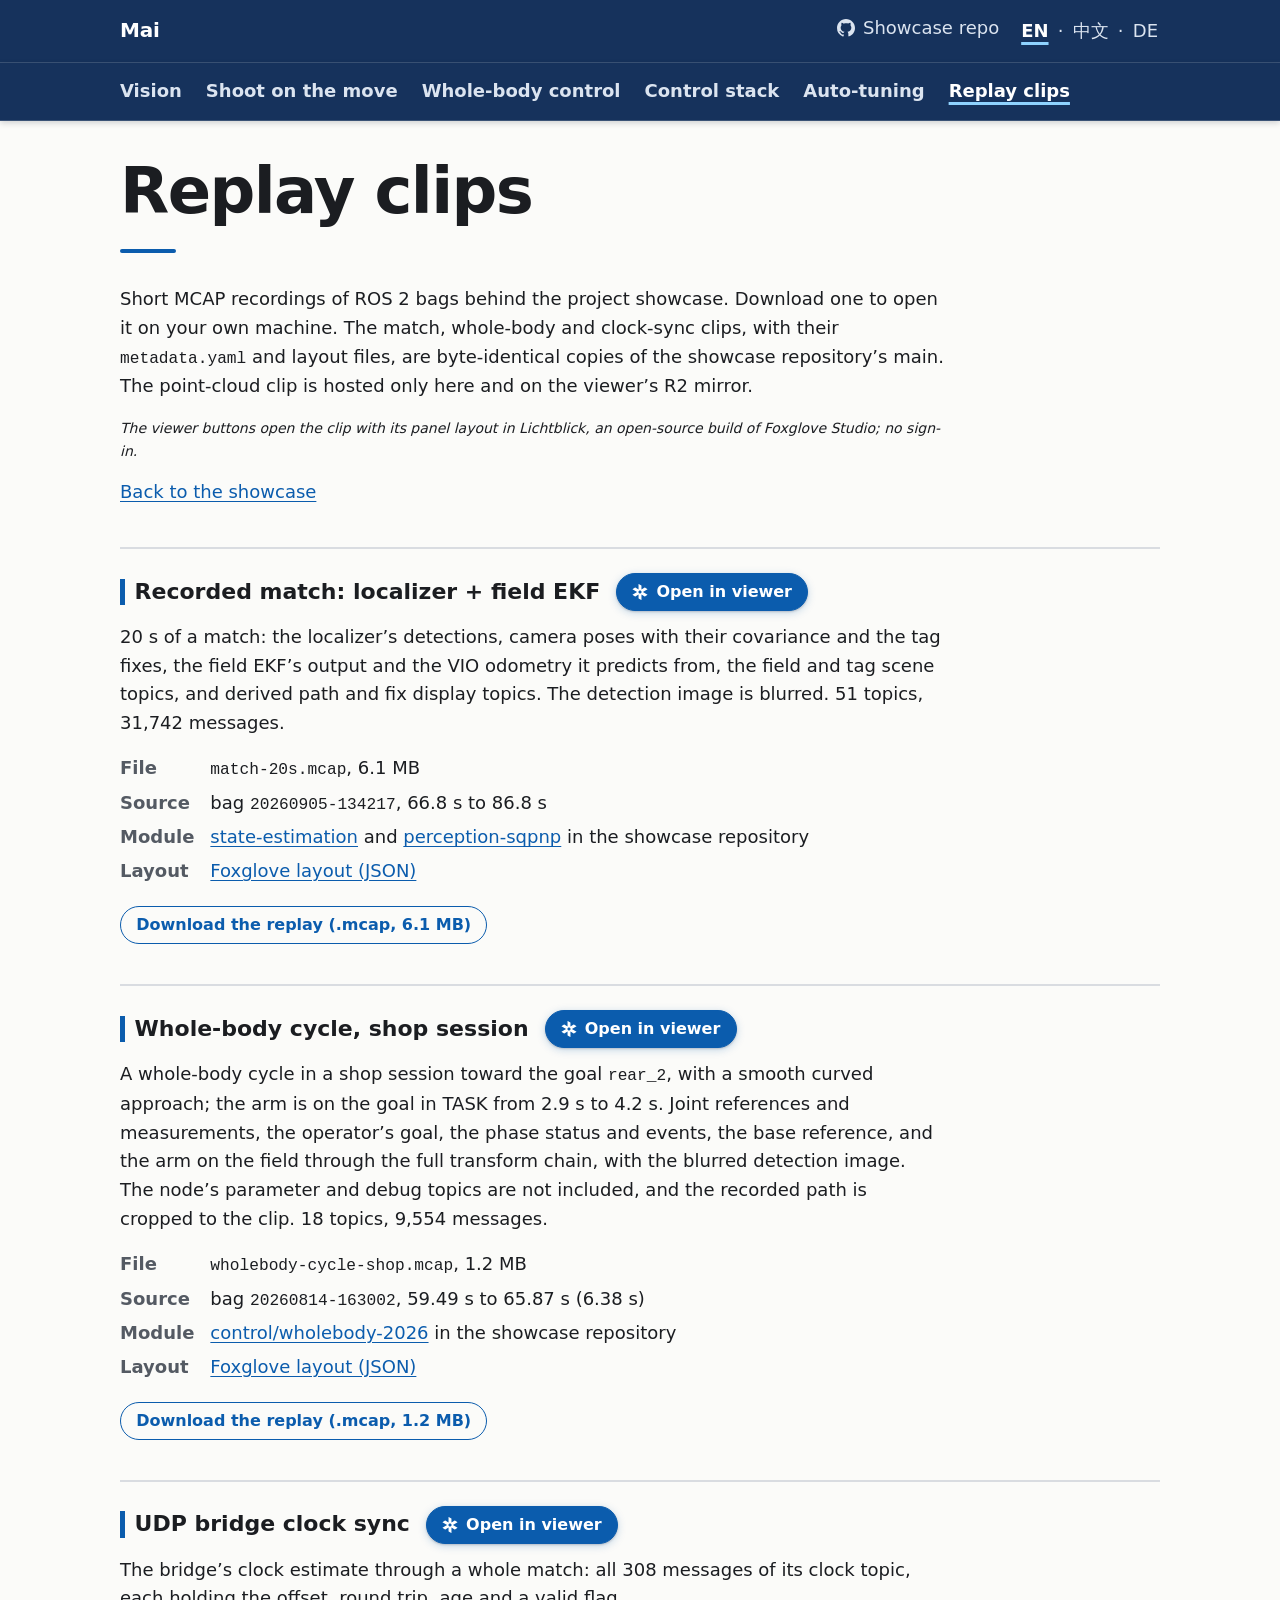
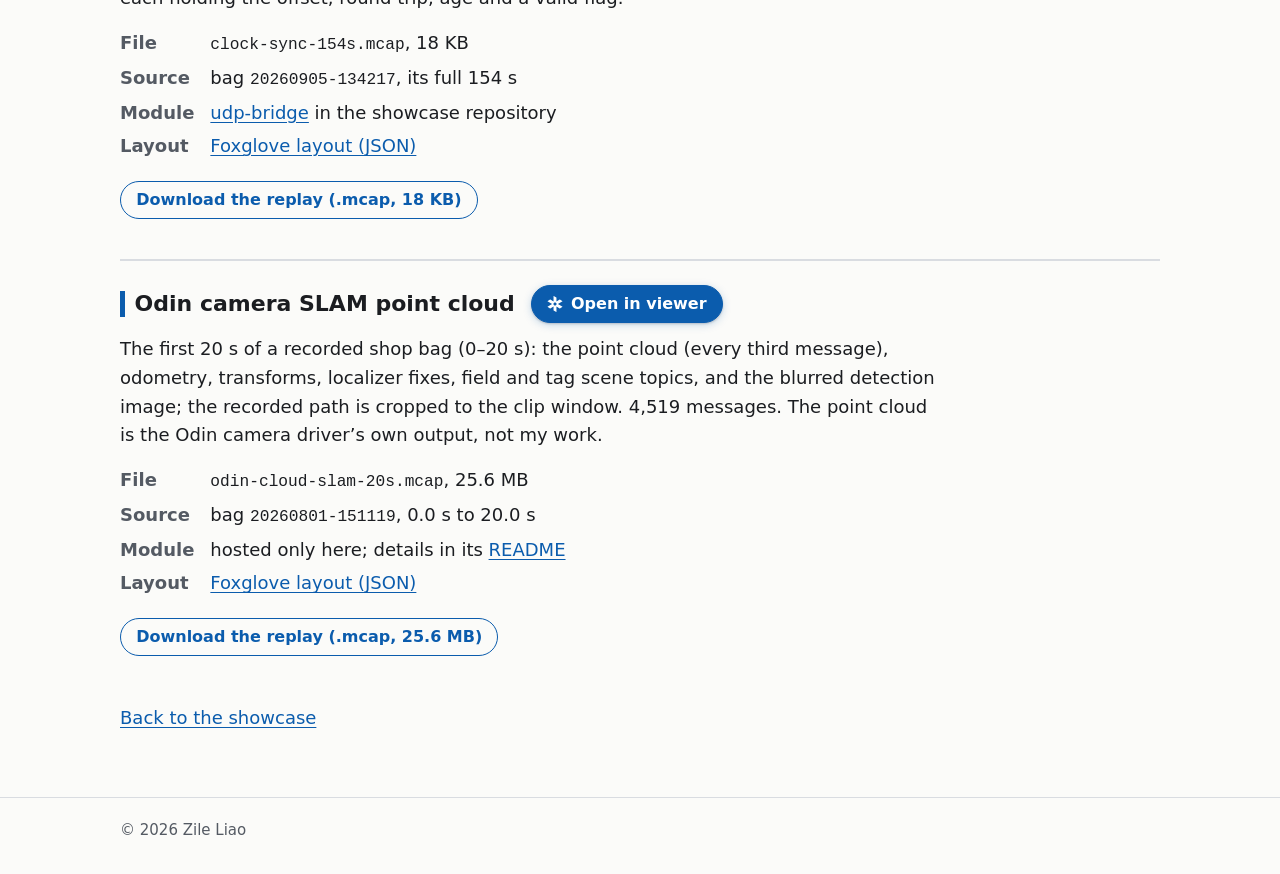
<file: replay/index.html>
<!doctype html>
<html lang="en">
<head>
<meta charset="utf-8">
<meta name="viewport" content="width=device-width, initial-scale=1">
<title>Replay clips</title>
<meta name="description" content="Replay clips: MCAP recordings behind the project showcase, to download and open in Foxglove Studio.">
<meta name="color-scheme" content="light dark">
<link rel="alternate" hreflang="en" href="https://mai961.github.io/replay/">
<link rel="alternate" hreflang="zh-Hans" href="https://mai961.github.io/zh/replay/">
<link rel="alternate" hreflang="de" href="https://mai961.github.io/de/replay/">
<link rel="alternate" hreflang="x-default" href="https://mai961.github.io/replay/">
<link rel="icon" href="data:,">
<link rel="stylesheet" href="../assets/site.css">
</head>
<body>
<a class="skip" href="#main">Skip to content</a>
<!-- Icons: Primer Octicons 19.40.0 (mark-github), MIT License, Copyright (c) GitHub Inc. -->
<!-- Foxglove logo &#169; Foxglove Technologies, used to mark the Foxglove-Studio-derived viewer (Lichtblick) -->
<header class="site-header">
  <div class="wrap">
    <a class="site-name" href="../index.html">Mai</a>
    <div class="site-tools">
      <a class="site-link" href="https://github.com/Mai961/robotics-showcase"><svg class="icon" viewBox="0 0 16 16" width="16" height="16" aria-hidden="true" focusable="false"><path d="M6.766 11.328c-2.063-.25-3.516-1.734-3.516-3.656 0-.781.281-1.625.75-2.188-.203-.515-.172-1.609.063-2.062.625-.078 1.468.25 1.968.703.594-.187 1.219-.281 1.985-.281.765 0 1.39.094 1.953.265.484-.437 1.344-.765 1.969-.687.218.422.25 1.515.046 2.047.5.593.766 1.39.766 2.203 0 1.922-1.453 3.375-3.547 3.64.531.344.89 1.094.89 1.954v1.625c0 .468.391.734.86.547C13.781 14.359 16 11.53 16 8.03 16 3.61 12.406 0 7.984 0 3.563 0 0 3.61 0 8.031a7.88 7.88 0 0 0 5.172 7.422c.422.156.828-.125.828-.547v-1.25c-.219.094-.5.156-.75.156-1.031 0-1.64-.562-2.078-1.609-.172-.422-.36-.672-.719-.719-.187-.015-.25-.093-.25-.187 0-.188.313-.328.625-.328.453 0 .844.281 1.25.86.313.452.64.655 1.031.655s.641-.14 1-.5c.266-.265.47-.5.657-.656"/></svg><span>Showcase repo</span></a>
      <nav class="lang" aria-label="Language">
        <ul>
          <li><a href="index.html" lang="en" hreflang="en" aria-label="English" aria-current="true">EN</a></li>
          <li><a href="../zh/replay/index.html" lang="zh-Hans" hreflang="zh-Hans" aria-label="中文（简体）">中文</a></li>
          <li><a href="../de/replay/index.html" lang="de" hreflang="de" aria-label="Deutsch">DE</a></li>
        </ul>
      </nav>
    </div>
  </div>
</header>
<nav class="topics" aria-label="Topics">
  <div class="wrap">
    <ul>
      <li><a href="../index.html#vision">Vision</a></li>
      <li><a href="../index.html#shoot-on-the-move">Shoot on the move</a></li>
      <li><a href="../index.html#whole-body-control">Whole-body control</a></li>
      <li><a href="../index.html#control-stack">Control stack</a></li>
      <li><a href="../index.html#auto-tuning">Auto-tuning</a></li>
      <li><a href="../replay/" aria-current="page">Replay clips</a></li>
    </ul>
  </div>
</nav>
<main id="main" class="wrap">
  <section class="intro prose" aria-labelledby="title">
    <h1 id="title">Replay clips</h1>
    <p>Short MCAP recordings of ROS&nbsp;2 bags behind the project showcase. Download one to open it on your own machine. The match, whole-body and clock-sync clips, with their <code>metadata.yaml</code> and layout files, are byte-identical copies of the showcase repository&#8217;s main. The point-cloud clip is hosted only here and on the viewer&#8217;s R2 mirror.</p>
    <p class="clip-note">The viewer buttons open the clip with its panel layout in Lichtblick, an open-source build of Foxglove Studio; no sign-in.</p>
    <p><a href="../index.html">Back to the showcase</a></p>
  </section>
  <section id="match" class="replay-entry" aria-labelledby="match-h">
    <div class="title-row">
      <h2 id="match-h">Recorded match: localizer + field EKF</h2>
      <a class="pill" href="https://replay-viewer-e62.pages.dev/?ds=remote-file&amp;ds.url=https%3A%2F%2Fpub-0f92a4b175d3420290d73d6c2242fb57.r2.dev%2Fmatch%2Fmatch-20s.mcap&amp;layoutUrl=https%3A%2F%2Fpub-0f92a4b175d3420290d73d6c2242fb57.r2.dev%2Fmatch%2Ffoxglove-layout.json" target="_blank" rel="noopener"><svg class="icon" viewBox="0 0 1280 1344.4323" width="16" height="16" aria-hidden="true" focusable="false"><path d="M1275.2846,430.6826l-221.6322-127.9823c-5.8367-3.3704-13.0283-3.3707-18.8653-.0007l-272.1716,157.1378V145.5971c0-6.7392-3.5952-12.9665-9.4314-16.3364L531.5322,1.2779c-6.288-3.6307-14.1484.9072-14.1484,8.1682l-.0011,450.3913-272.145-157.1234c-5.8365-3.3697-13.0272-3.3698-18.8638-.0002L4.7171,430.6819c-6.2881,3.6303-6.2882,12.7064-.0002,16.3368l390.0495,225.1958L4.716,897.4109c-6.2879,3.6303-6.288,12.706-.0003,16.3366l221.6419,127.9757c5.8366,3.3701,13.0278,3.3702,18.8646.0004l272.1606-157.1312v314.284c0,6.7402,3.5962,12.9682,9.4337,16.3377l221.6518,127.9411c6.288,3.6295,14.1472-.9085,14.1472-8.1688v-450.3939l272.1583,157.1312c5.8367,3.3699,13.0279,3.3697,18.8646-.0003l221.644-127.9752c6.2878-3.6305,6.2877-12.7063-.0002-16.3366l-390.0503-225.1963,390.0522-225.1962c6.2877-3.6302,6.2881-12.7057.0006-16.3364ZM762.6155,743.0071l-122.6164,70.7926-122.6164-70.7926v-141.5846l122.6164-70.7926,122.6164,70.7926v141.5846Z"/></svg><span>Open in viewer</span></a>
    </div>
    <p class="prose">20&nbsp;s of a match: the localizer&#8217;s detections, camera poses with their covariance and the tag fixes, the field EKF&#8217;s output and the VIO odometry it predicts from, the field and tag scene topics, and derived path and fix display topics. The detection image is blurred. 51 topics, 31,742 messages.</p>
    <dl class="facts">
      <dt>File</dt><dd><code>match-20s.mcap</code>, 6.1&nbsp;MB</dd>
      <dt>Source</dt><dd>bag <code>20260905-134217</code>, 66.8&nbsp;s to 86.8&nbsp;s</dd>
      <dt>Module</dt><dd><a href="https://github.com/Mai961/robotics-showcase/tree/main/state-estimation">state-estimation</a> and <a href="https://github.com/Mai961/robotics-showcase/tree/main/perception-sqpnp">perception-sqpnp</a> in the showcase repository</dd>
      <dt>Layout</dt><dd><a href="match/foxglove-layout.json">Foxglove layout (JSON)</a></dd>
    </dl>
    <ul class="links">
      <li><a href="match/match-20s.mcap" download>Download the replay (.mcap, 6.1&nbsp;MB)</a></li>
    </ul>
  </section>
  <section id="wholebody-shop" class="replay-entry" aria-labelledby="wholebody-shop-h">
    <div class="title-row">
      <h2 id="wholebody-shop-h">Whole-body cycle, shop session</h2>
      <a class="pill" href="https://replay-viewer-e62.pages.dev/?ds=remote-file&amp;ds.url=https%3A%2F%2Fpub-0f92a4b175d3420290d73d6c2242fb57.r2.dev%2Fwholebody-shop%2Fwholebody-cycle-shop.mcap&amp;layoutUrl=https%3A%2F%2Fpub-0f92a4b175d3420290d73d6c2242fb57.r2.dev%2Fwholebody-shop%2Ffoxglove-layout.json" target="_blank" rel="noopener"><svg class="icon" viewBox="0 0 1280 1344.4323" width="16" height="16" aria-hidden="true" focusable="false"><path d="M1275.2846,430.6826l-221.6322-127.9823c-5.8367-3.3704-13.0283-3.3707-18.8653-.0007l-272.1716,157.1378V145.5971c0-6.7392-3.5952-12.9665-9.4314-16.3364L531.5322,1.2779c-6.288-3.6307-14.1484.9072-14.1484,8.1682l-.0011,450.3913-272.145-157.1234c-5.8365-3.3697-13.0272-3.3698-18.8638-.0002L4.7171,430.6819c-6.2881,3.6303-6.2882,12.7064-.0002,16.3368l390.0495,225.1958L4.716,897.4109c-6.2879,3.6303-6.288,12.706-.0003,16.3366l221.6419,127.9757c5.8366,3.3701,13.0278,3.3702,18.8646.0004l272.1606-157.1312v314.284c0,6.7402,3.5962,12.9682,9.4337,16.3377l221.6518,127.9411c6.288,3.6295,14.1472-.9085,14.1472-8.1688v-450.3939l272.1583,157.1312c5.8367,3.3699,13.0279,3.3697,18.8646-.0003l221.644-127.9752c6.2878-3.6305,6.2877-12.7063-.0002-16.3366l-390.0503-225.1963,390.0522-225.1962c6.2877-3.6302,6.2881-12.7057.0006-16.3364ZM762.6155,743.0071l-122.6164,70.7926-122.6164-70.7926v-141.5846l122.6164-70.7926,122.6164,70.7926v141.5846Z"/></svg><span>Open in viewer</span></a>
    </div>
    <p class="prose">A whole-body cycle in a shop session toward the goal <code>rear_2</code>, with a smooth curved approach; the arm is on the goal in TASK from 2.9&nbsp;s to 4.2&nbsp;s. Joint references and measurements, the operator&#8217;s goal, the phase status and events, the base reference, and the arm on the field through the full transform chain, with the blurred detection image. The node&#8217;s parameter and debug topics are not included, and the recorded path is cropped to the clip. 18 topics, 9,554 messages.</p>
    <dl class="facts">
      <dt>File</dt><dd><code>wholebody-cycle-shop.mcap</code>, 1.2&nbsp;MB</dd>
      <dt>Source</dt><dd>bag <code>20260814-163002</code>, 59.49&nbsp;s to 65.87&nbsp;s (6.38&nbsp;s)</dd>
      <dt>Module</dt><dd><a href="https://github.com/Mai961/robotics-showcase/tree/main/control/wholebody-2026">control/wholebody-2026</a> in the showcase repository</dd>
      <dt>Layout</dt><dd><a href="wholebody-shop/foxglove-layout.json">Foxglove layout (JSON)</a></dd>
    </dl>
    <ul class="links">
      <li><a href="wholebody-shop/wholebody-cycle-shop.mcap" download>Download the replay (.mcap, 1.2&nbsp;MB)</a></li>
    </ul>
  </section>
  <section id="clock-sync" class="replay-entry" aria-labelledby="clock-sync-h">
    <div class="title-row">
      <h2 id="clock-sync-h">UDP bridge clock sync</h2>
      <a class="pill" href="https://replay-viewer-e62.pages.dev/?ds=remote-file&amp;ds.url=https%3A%2F%2Fpub-0f92a4b175d3420290d73d6c2242fb57.r2.dev%2Fudp-bridge%2Fclock-sync-154s.mcap&amp;layoutUrl=https%3A%2F%2Fpub-0f92a4b175d3420290d73d6c2242fb57.r2.dev%2Fudp-bridge%2Ffoxglove-layout.json" target="_blank" rel="noopener"><svg class="icon" viewBox="0 0 1280 1344.4323" width="16" height="16" aria-hidden="true" focusable="false"><path d="M1275.2846,430.6826l-221.6322-127.9823c-5.8367-3.3704-13.0283-3.3707-18.8653-.0007l-272.1716,157.1378V145.5971c0-6.7392-3.5952-12.9665-9.4314-16.3364L531.5322,1.2779c-6.288-3.6307-14.1484.9072-14.1484,8.1682l-.0011,450.3913-272.145-157.1234c-5.8365-3.3697-13.0272-3.3698-18.8638-.0002L4.7171,430.6819c-6.2881,3.6303-6.2882,12.7064-.0002,16.3368l390.0495,225.1958L4.716,897.4109c-6.2879,3.6303-6.288,12.706-.0003,16.3366l221.6419,127.9757c5.8366,3.3701,13.0278,3.3702,18.8646.0004l272.1606-157.1312v314.284c0,6.7402,3.5962,12.9682,9.4337,16.3377l221.6518,127.9411c6.288,3.6295,14.1472-.9085,14.1472-8.1688v-450.3939l272.1583,157.1312c5.8367,3.3699,13.0279,3.3697,18.8646-.0003l221.644-127.9752c6.2878-3.6305,6.2877-12.7063-.0002-16.3366l-390.0503-225.1963,390.0522-225.1962c6.2877-3.6302,6.2881-12.7057.0006-16.3364ZM762.6155,743.0071l-122.6164,70.7926-122.6164-70.7926v-141.5846l122.6164-70.7926,122.6164,70.7926v141.5846Z"/></svg><span>Open in viewer</span></a>
    </div>
    <p class="prose">The bridge&#8217;s clock estimate through a whole match: all 308 messages of its clock topic, each holding the offset, round trip, age and a valid flag.</p>
    <dl class="facts">
      <dt>File</dt><dd><code>clock-sync-154s.mcap</code>, 18&nbsp;KB</dd>
      <dt>Source</dt><dd>bag <code>20260905-134217</code>, its full 154&nbsp;s</dd>
      <dt>Module</dt><dd><a href="https://github.com/Mai961/robotics-showcase/tree/main/udp-bridge">udp-bridge</a> in the showcase repository</dd>
      <dt>Layout</dt><dd><a href="udp-bridge/foxglove-layout.json">Foxglove layout (JSON)</a></dd>
    </dl>
    <ul class="links">
      <li><a href="udp-bridge/clock-sync-154s.mcap" download>Download the replay (.mcap, 18&nbsp;KB)</a></li>
    </ul>
  </section>
  <section id="odin-cloud-slam" class="replay-entry" aria-labelledby="odin-cloud-slam-h">
    <div class="title-row">
      <h2 id="odin-cloud-slam-h">Odin camera SLAM point cloud</h2>
      <a class="pill" href="https://replay-viewer-e62.pages.dev/?ds=remote-file&amp;ds.url=https%3A%2F%2Fpub-0f92a4b175d3420290d73d6c2242fb57.r2.dev%2Fodin-cloud-slam%2Fodin-cloud-slam-20s.mcap&amp;layoutUrl=https%3A%2F%2Fpub-0f92a4b175d3420290d73d6c2242fb57.r2.dev%2Fodin-cloud-slam%2Ffoxglove-layout.json" target="_blank" rel="noopener"><svg class="icon" viewBox="0 0 1280 1344.4323" width="16" height="16" aria-hidden="true" focusable="false"><path d="M1275.2846,430.6826l-221.6322-127.9823c-5.8367-3.3704-13.0283-3.3707-18.8653-.0007l-272.1716,157.1378V145.5971c0-6.7392-3.5952-12.9665-9.4314-16.3364L531.5322,1.2779c-6.288-3.6307-14.1484.9072-14.1484,8.1682l-.0011,450.3913-272.145-157.1234c-5.8365-3.3697-13.0272-3.3698-18.8638-.0002L4.7171,430.6819c-6.2881,3.6303-6.2882,12.7064-.0002,16.3368l390.0495,225.1958L4.716,897.4109c-6.2879,3.6303-6.288,12.706-.0003,16.3366l221.6419,127.9757c5.8366,3.3701,13.0278,3.3702,18.8646.0004l272.1606-157.1312v314.284c0,6.7402,3.5962,12.9682,9.4337,16.3377l221.6518,127.9411c6.288,3.6295,14.1472-.9085,14.1472-8.1688v-450.3939l272.1583,157.1312c5.8367,3.3699,13.0279,3.3697,18.8646-.0003l221.644-127.9752c6.2878-3.6305,6.2877-12.7063-.0002-16.3366l-390.0503-225.1963,390.0522-225.1962c6.2877-3.6302,6.2881-12.7057.0006-16.3364ZM762.6155,743.0071l-122.6164,70.7926-122.6164-70.7926v-141.5846l122.6164-70.7926,122.6164,70.7926v141.5846Z"/></svg><span>Open in viewer</span></a>
    </div>
    <p class="prose">The first 20&nbsp;s of a recorded shop bag (0&#8211;20&nbsp;s): the point cloud (every third message), odometry, transforms, localizer fixes, field and tag scene topics, and the blurred detection image; the recorded path is cropped to the clip window. 4,519 messages. The point cloud is the Odin camera driver&#8217;s own output, not my work.</p>
    <dl class="facts">
      <dt>File</dt><dd><code>odin-cloud-slam-20s.mcap</code>, 25.6&nbsp;MB</dd>
      <dt>Source</dt><dd>bag <code>20260801-151119</code>, 0.0&nbsp;s to 20.0&nbsp;s</dd>
      <dt>Module</dt><dd>hosted only here; details in its <a href="odin-cloud-slam/README.md">README</a></dd>
      <dt>Layout</dt><dd><a href="odin-cloud-slam/foxglove-layout.json">Foxglove layout (JSON)</a></dd>
    </dl>
    <ul class="links">
      <li><a href="odin-cloud-slam/odin-cloud-slam-20s.mcap" download>Download the replay (.mcap, 25.6&nbsp;MB)</a></li>
    </ul>
  </section>
  <p class="back"><a href="../index.html">Back to the showcase</a></p>
</main>
<footer class="site-footer">
  <div class="wrap">
    <p>&copy; 2026 Zile Liao</p>
  </div>
</footer>
</body>
</html>
</file>
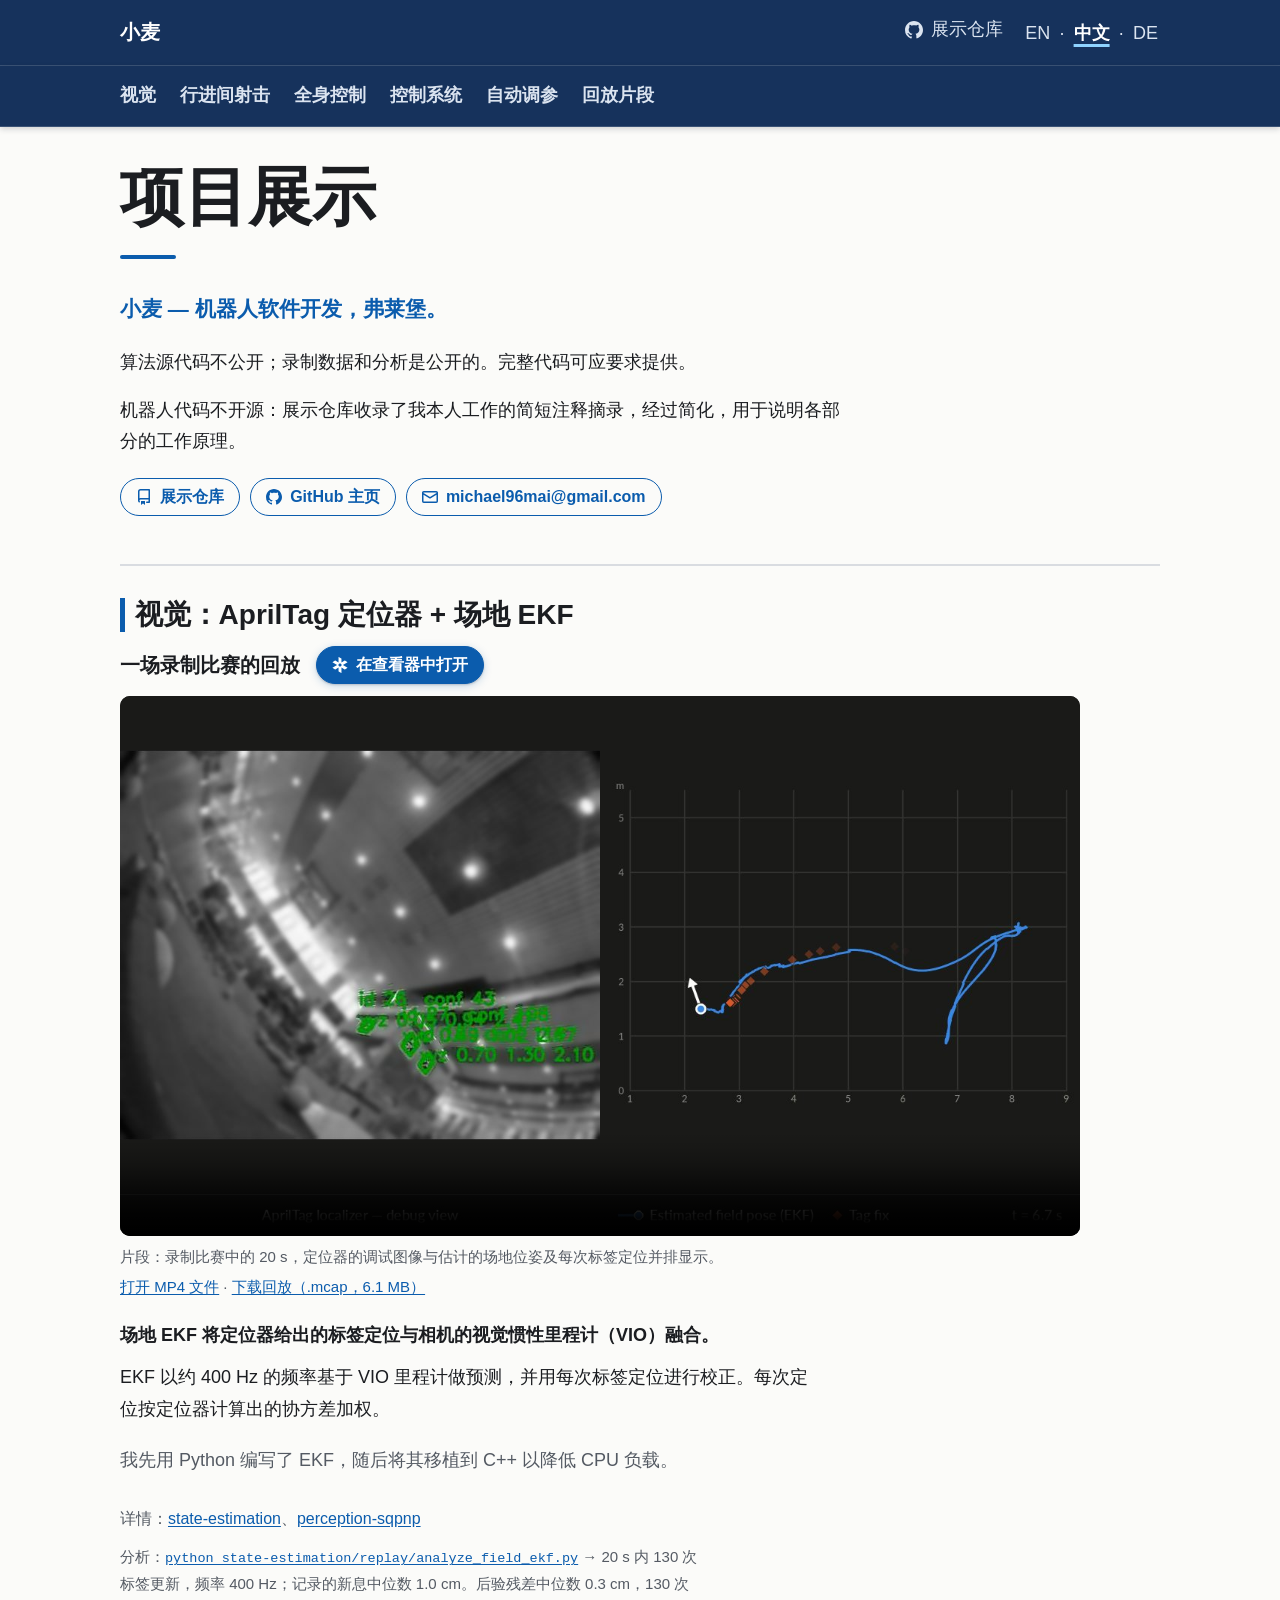
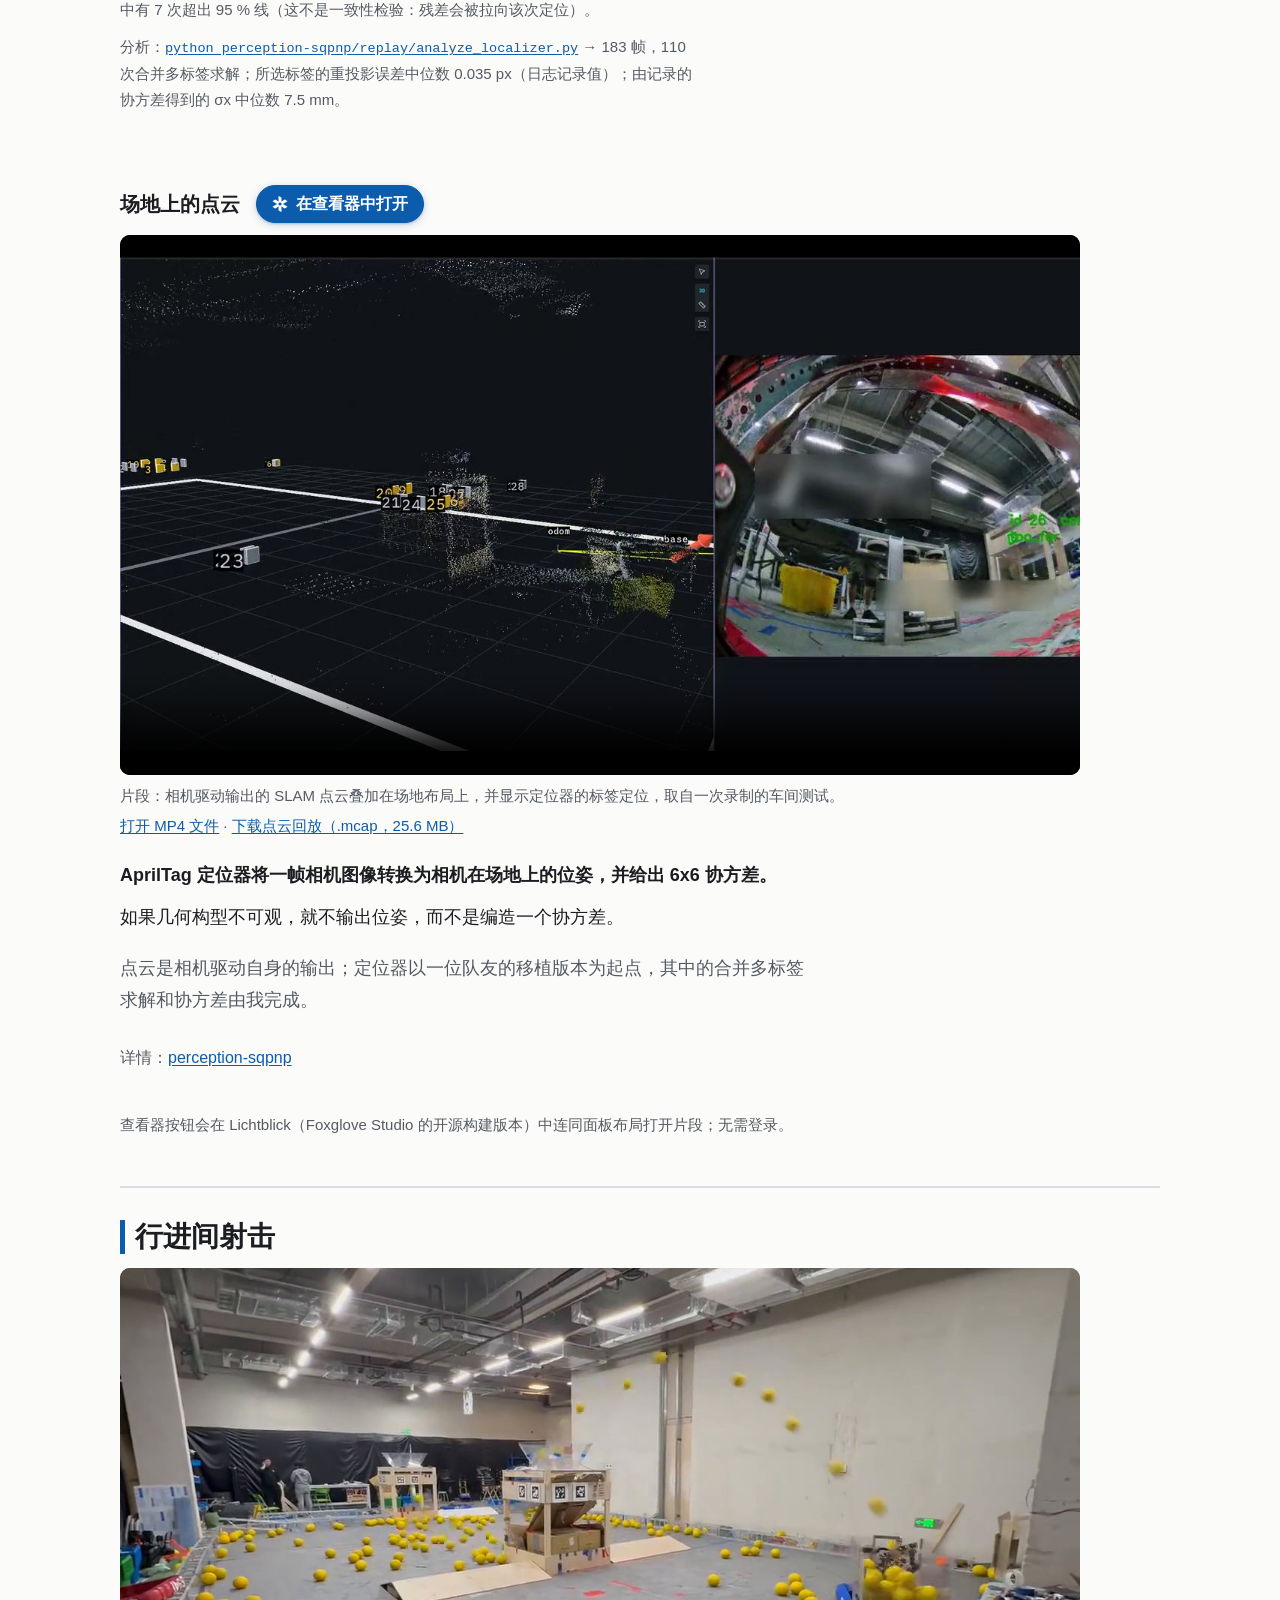
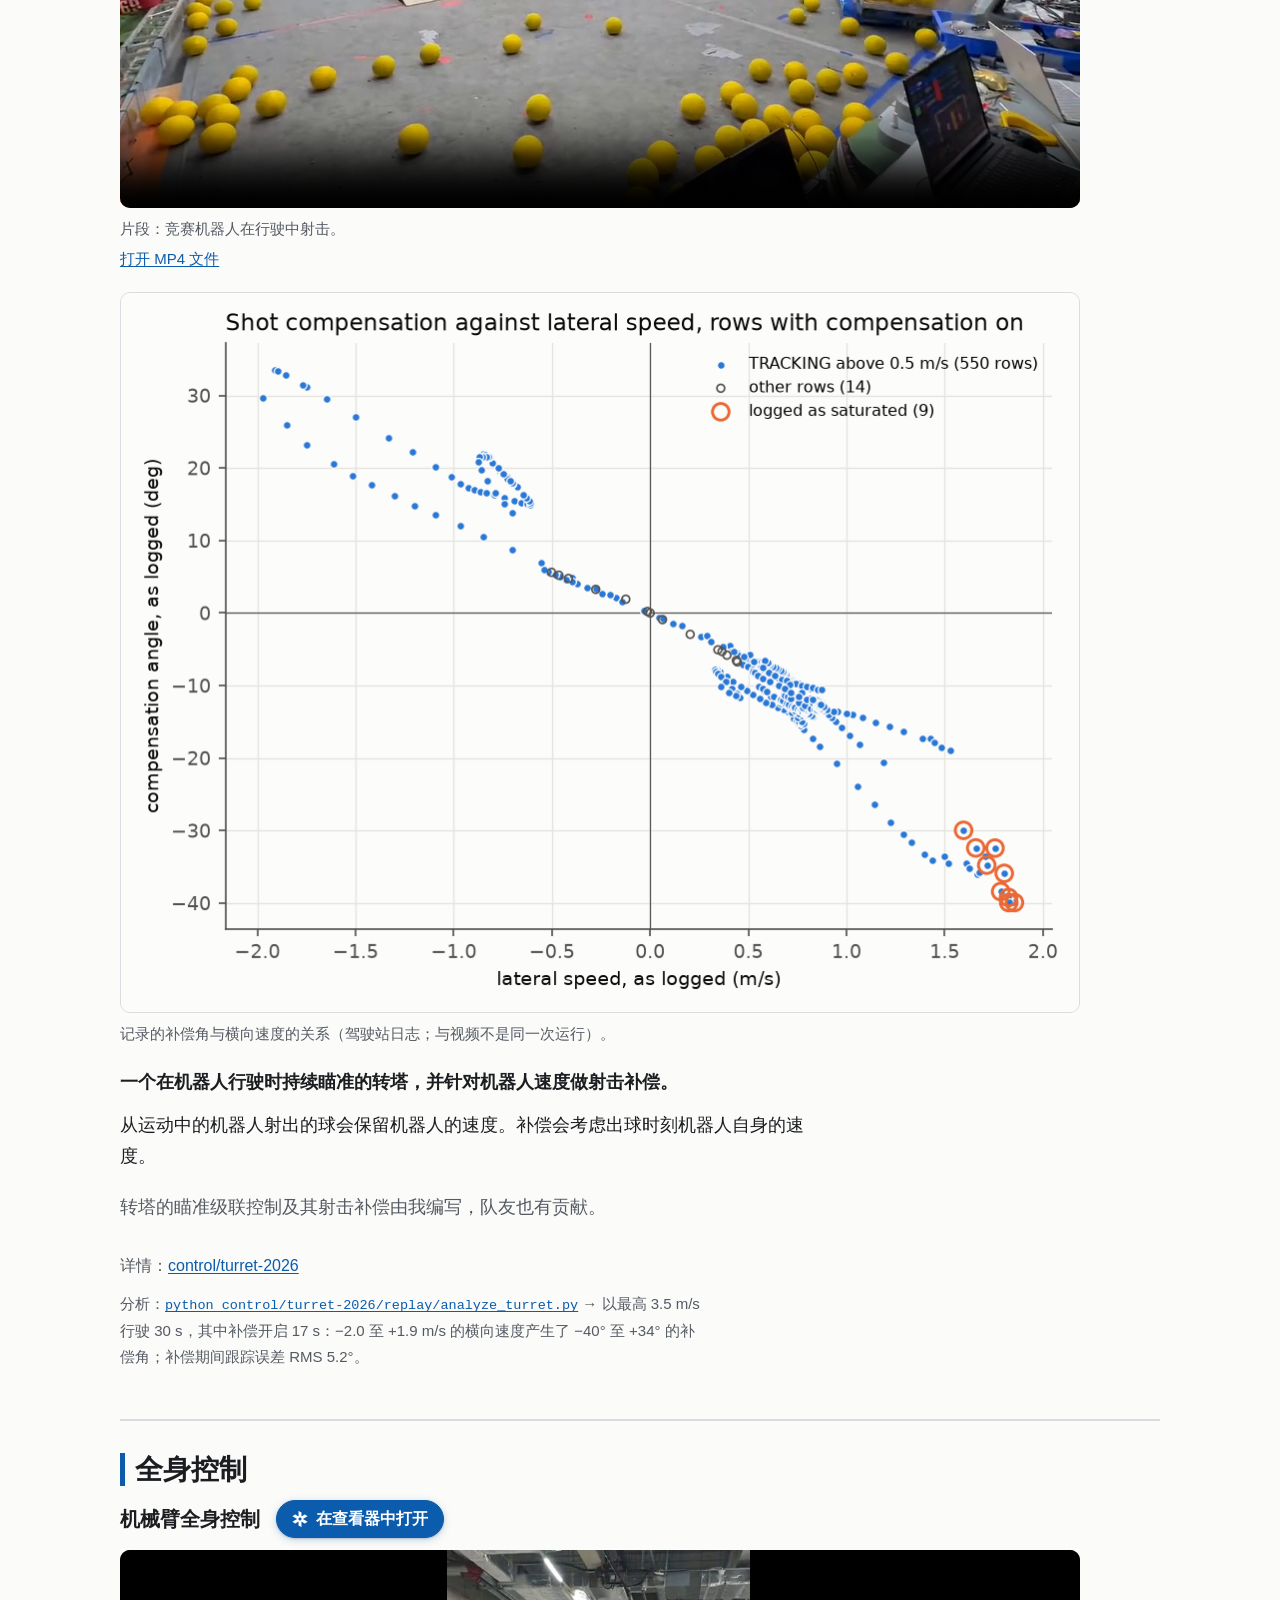
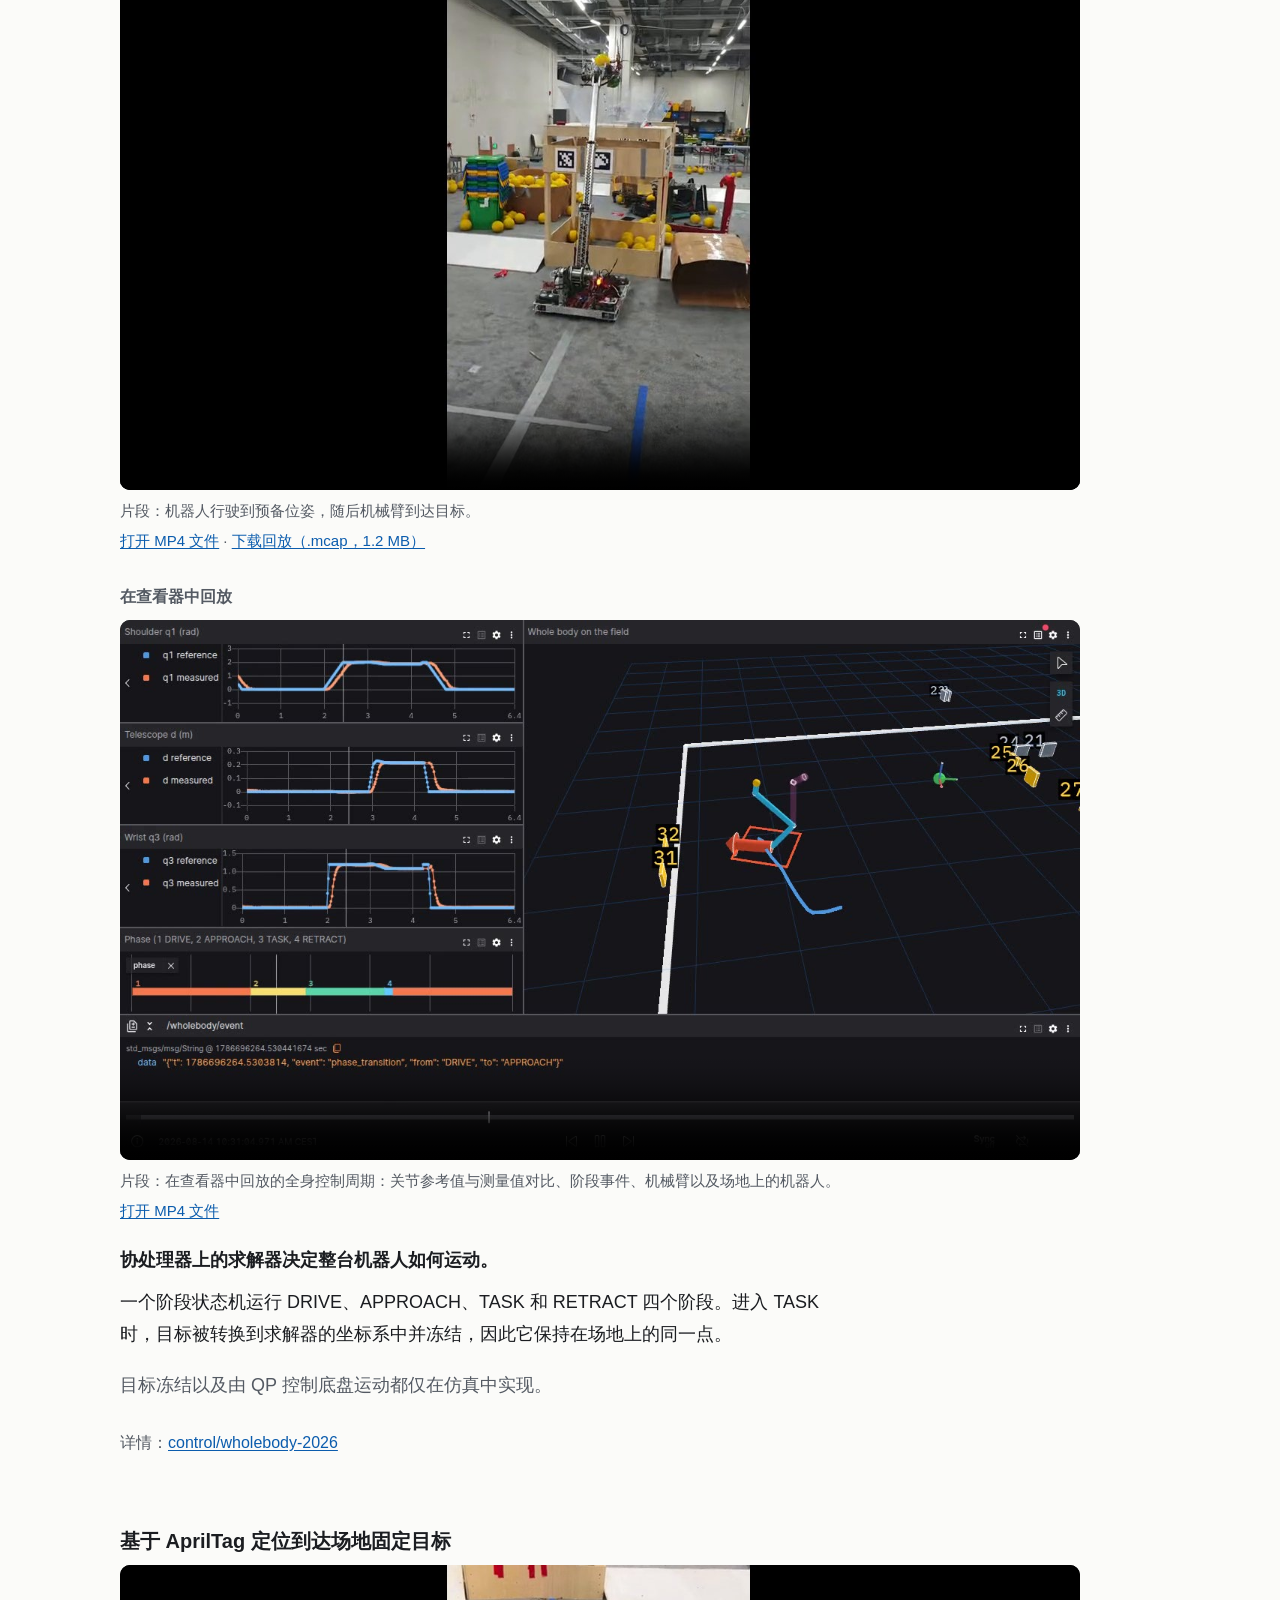
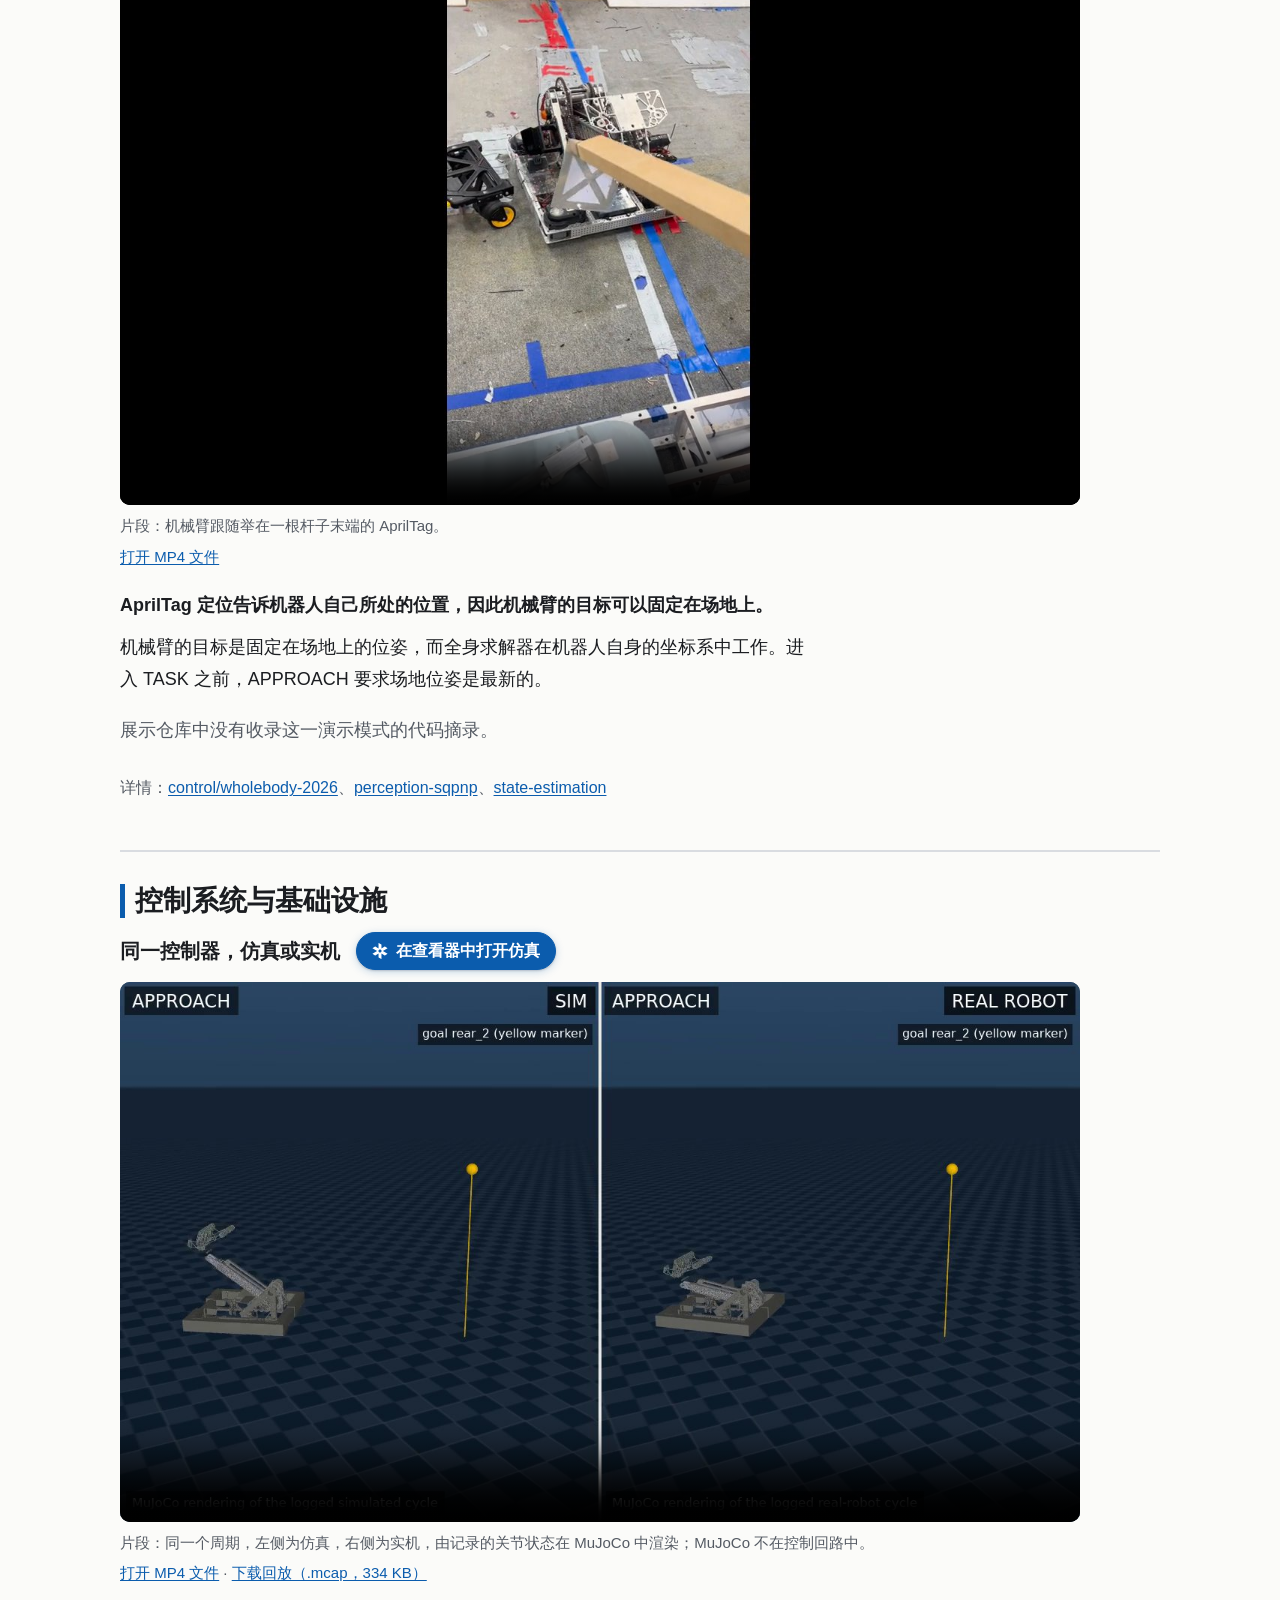
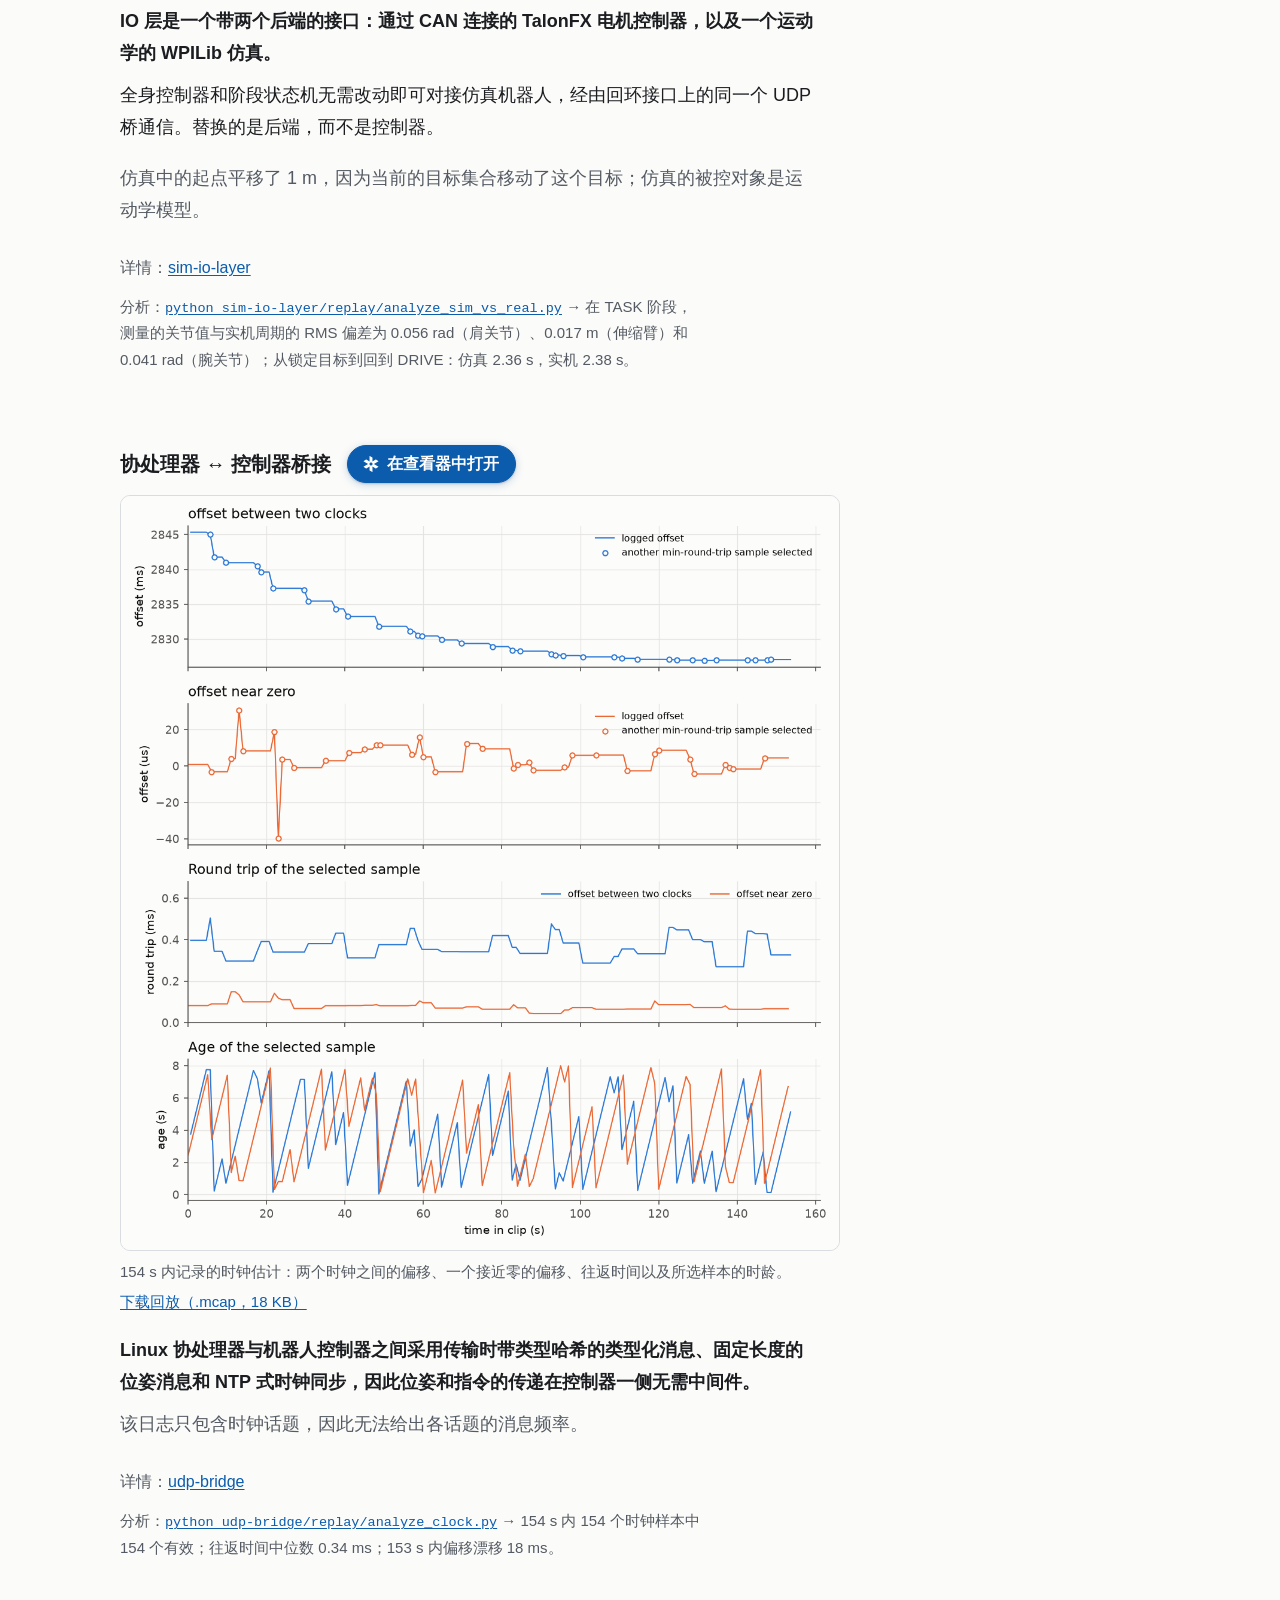
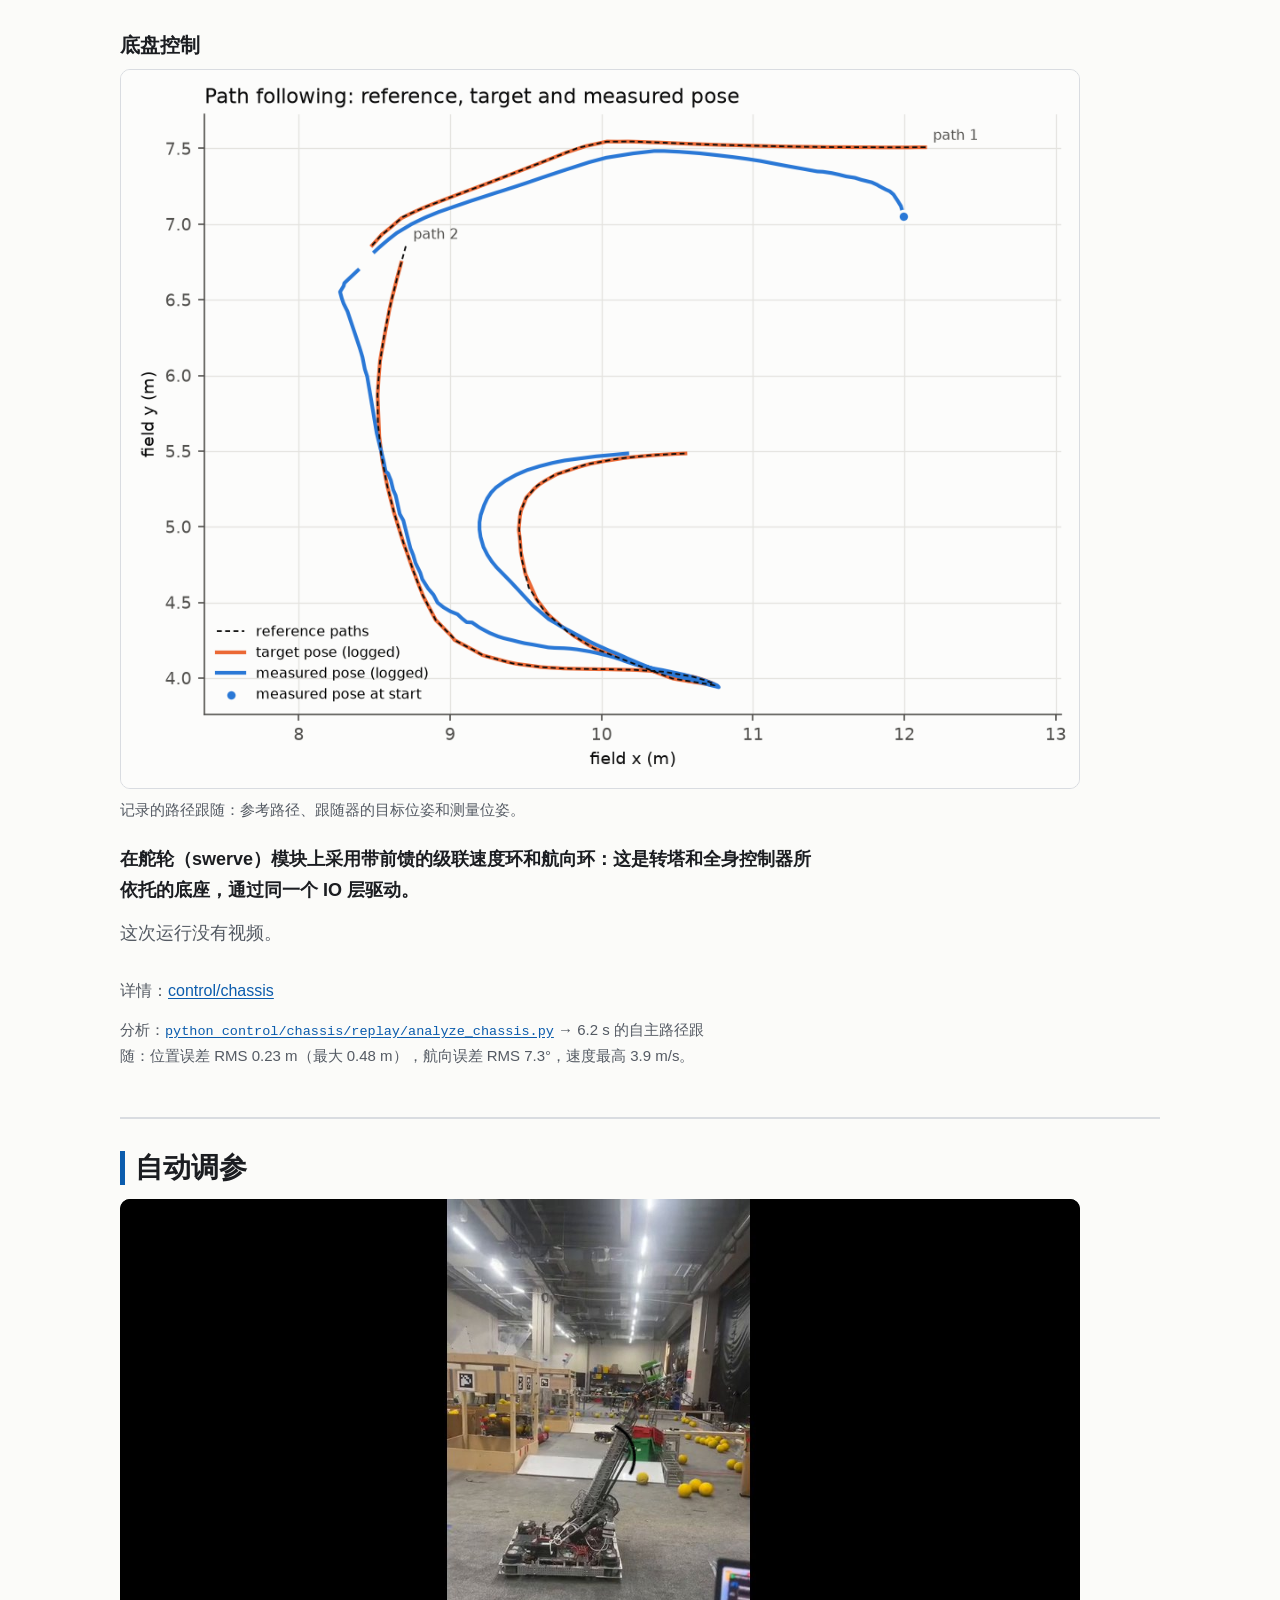
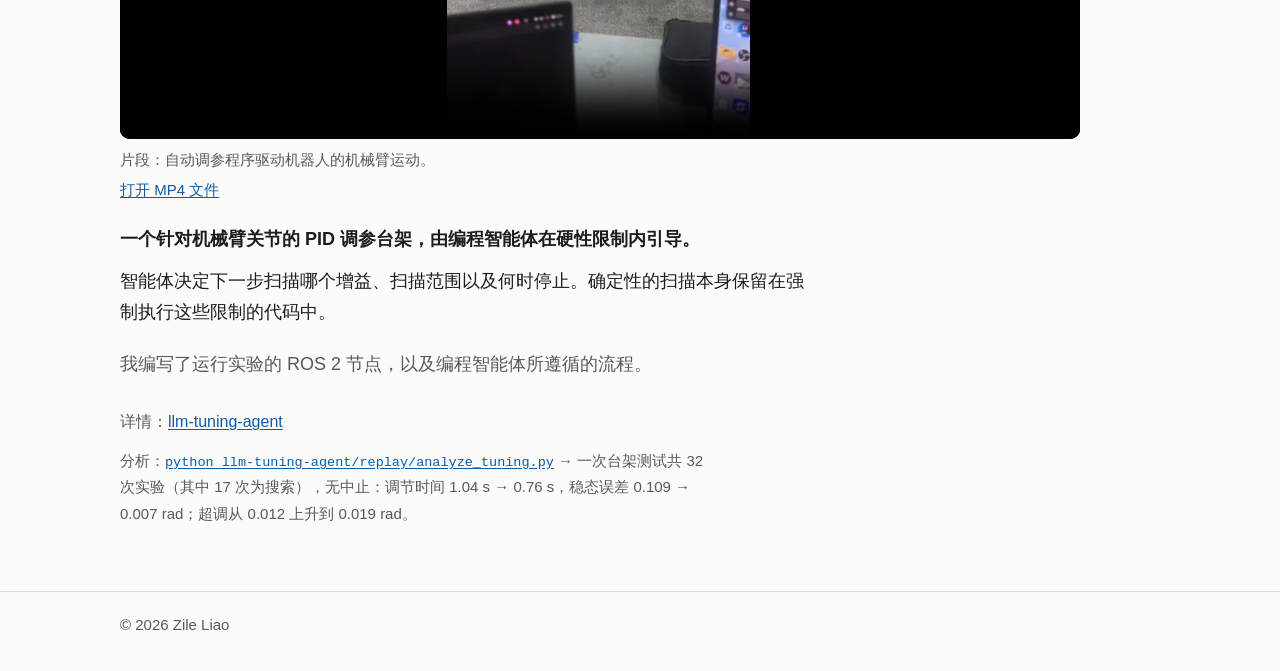
<file: zh/index.html>
<!doctype html>
<html lang="zh-Hans">
<head>
<meta charset="utf-8">
<meta name="viewport" content="width=device-width, initial-scale=1">
<title>项目展示</title>
<meta name="description" content="小麦，机器人软件开发，弗莱堡：我开发的一台竞赛机器人的项目展示，以短片呈现。">
<meta name="color-scheme" content="light dark">
<link rel="alternate" hreflang="en" href="https://mai961.github.io/">
<link rel="alternate" hreflang="zh-Hans" href="https://mai961.github.io/zh/">
<link rel="alternate" hreflang="de" href="https://mai961.github.io/de/">
<link rel="alternate" hreflang="x-default" href="https://mai961.github.io/">
<link rel="icon" href="data:,">
<link rel="stylesheet" href="../assets/site.css">
<script src="../assets/site.js" defer></script>
</head>
<body>
<a class="skip" href="#main">跳到正文</a>
<!-- Icons: Primer Octicons 19.40.0 (repo, mark-github, mail), MIT License, Copyright (c) GitHub Inc. -->
<!-- Foxglove logo &#169; Foxglove Technologies, used to mark the Foxglove-Studio-derived viewer (Lichtblick) -->
<header class="site-header">
  <div class="wrap">
    <a class="site-name" href="#main">小麦</a>
    <div class="site-tools">
      <a class="site-link" href="https://github.com/Mai961/robotics-showcase"><svg class="icon" viewBox="0 0 16 16" width="16" height="16" aria-hidden="true" focusable="false"><path d="M6.766 11.328c-2.063-.25-3.516-1.734-3.516-3.656 0-.781.281-1.625.75-2.188-.203-.515-.172-1.609.063-2.062.625-.078 1.468.25 1.968.703.594-.187 1.219-.281 1.985-.281.765 0 1.39.094 1.953.265.484-.437 1.344-.765 1.969-.687.218.422.25 1.515.046 2.047.5.593.766 1.39.766 2.203 0 1.922-1.453 3.375-3.547 3.64.531.344.89 1.094.89 1.954v1.625c0 .468.391.734.86.547C13.781 14.359 16 11.53 16 8.03 16 3.61 12.406 0 7.984 0 3.563 0 0 3.61 0 8.031a7.88 7.88 0 0 0 5.172 7.422c.422.156.828-.125.828-.547v-1.25c-.219.094-.5.156-.75.156-1.031 0-1.64-.562-2.078-1.609-.172-.422-.36-.672-.719-.719-.187-.015-.25-.093-.25-.187 0-.188.313-.328.625-.328.453 0 .844.281 1.25.86.313.452.64.655 1.031.655s.641-.14 1-.5c.266-.265.47-.5.657-.656"/></svg><span>展示仓库</span></a>
      <nav class="lang" aria-label="语言">
        <ul>
          <li><a href="../index.html" lang="en" hreflang="en" aria-label="English">EN</a></li>
          <li><a href="index.html" lang="zh-Hans" hreflang="zh-Hans" aria-label="中文（简体）" aria-current="true">中文</a></li>
          <li><a href="../de/index.html" lang="de" hreflang="de" aria-label="Deutsch">DE</a></li>
        </ul>
      </nav>
    </div>
  </div>
</header>
<nav class="topics" aria-label="主题">
  <div class="wrap">
    <ul>
      <li><a href="#vision">视觉</a></li>
      <li><a href="#shoot-on-the-move">行进间射击</a></li>
      <li><a href="#whole-body-control">全身控制</a></li>
      <li><a href="#control-stack">控制系统</a></li>
      <li><a href="#auto-tuning">自动调参</a></li>
      <li><a href="replay/">回放片段</a></li>
    </ul>
  </div>
</nav>
<main id="main" class="wrap">
  <section class="intro prose" aria-labelledby="title">
    <h1 id="title">项目展示</h1>
    <p class="tagline">小麦 &#8212; 机器人软件开发，弗莱堡。</p>
    <p class="source-note">算法源代码不公开；录制数据和分析是公开的。完整代码可应要求提供。</p>
    <p>机器人代码不开源：展示仓库收录了我本人工作的简短注释摘录，经过简化，用于说明各部分的工作原理。</p>
    <ul class="links" aria-label="链接与联系方式">
      <li><a href="https://github.com/Mai961/robotics-showcase"><svg class="icon" viewBox="0 0 16 16" width="16" height="16" aria-hidden="true" focusable="false"><path d="M2 2.5A2.5 2.5 0 0 1 4.5 0h8.75a.75.75 0 0 1 .75.75v12.5a.75.75 0 0 1-.75.75h-2.5a.75.75 0 0 1 0-1.5h1.75v-2h-8a1 1 0 0 0-.714 1.7.75.75 0 1 1-1.072 1.05A2.495 2.495 0 0 1 2 11.5Zm10.5-1h-8a1 1 0 0 0-1 1v6.708A2.486 2.486 0 0 1 4.5 9h8ZM5 12.25a.25.25 0 0 1 .25-.25h3.5a.25.25 0 0 1 .25.25v3.25a.25.25 0 0 1-.4.2l-1.45-1.087a.249.249 0 0 0-.3 0L5.4 15.7a.25.25 0 0 1-.4-.2Z"/></svg><span>展示仓库</span></a></li>
      <li><a href="https://github.com/Mai961"><svg class="icon" viewBox="0 0 16 16" width="16" height="16" aria-hidden="true" focusable="false"><path d="M6.766 11.328c-2.063-.25-3.516-1.734-3.516-3.656 0-.781.281-1.625.75-2.188-.203-.515-.172-1.609.063-2.062.625-.078 1.468.25 1.968.703.594-.187 1.219-.281 1.985-.281.765 0 1.39.094 1.953.265.484-.437 1.344-.765 1.969-.687.218.422.25 1.515.046 2.047.5.593.766 1.39.766 2.203 0 1.922-1.453 3.375-3.547 3.64.531.344.89 1.094.89 1.954v1.625c0 .468.391.734.86.547C13.781 14.359 16 11.53 16 8.03 16 3.61 12.406 0 7.984 0 3.563 0 0 3.61 0 8.031a7.88 7.88 0 0 0 5.172 7.422c.422.156.828-.125.828-.547v-1.25c-.219.094-.5.156-.75.156-1.031 0-1.64-.562-2.078-1.609-.172-.422-.36-.672-.719-.719-.187-.015-.25-.093-.25-.187 0-.188.313-.328.625-.328.453 0 .844.281 1.25.86.313.452.64.655 1.031.655s.641-.14 1-.5c.266-.265.47-.5.657-.656"/></svg><span>GitHub 主页</span></a></li>
      <li><a href="mailto:michael96mai@gmail.com"><svg class="icon" viewBox="0 0 16 16" width="16" height="16" aria-hidden="true" focusable="false"><path d="M1.75 2h12.5c.966 0 1.75.784 1.75 1.75v8.5A1.75 1.75 0 0 1 14.25 14H1.75A1.75 1.75 0 0 1 0 12.25v-8.5C0 2.784.784 2 1.75 2ZM1.5 12.251c0 .138.112.25.25.25h12.5a.25.25 0 0 0 .25-.25V5.809L8.38 9.397a.75.75 0 0 1-.76 0L1.5 5.809v6.442Zm13-8.181v-.32a.25.25 0 0 0-.25-.25H1.75a.25.25 0 0 0-.25.25v.32L8 7.88Z"/></svg><span>michael96mai@gmail.com</span></a></li>
    </ul>
  </section>
  <section id="vision" class="topic" aria-labelledby="vision-h">
    <h2 id="vision-h">视觉：AprilTag 定位器 + 场地 EKF</h2>
    <article class="showcase">
      <div class="title-row">
        <h3>一场录制比赛的回放</h3>
        <a class="pill" href="https://replay-viewer-e62.pages.dev/?ds=remote-file&amp;ds.url=https%3A%2F%2Fpub-0f92a4b175d3420290d73d6c2242fb57.r2.dev%2Fmatch%2Fmatch-20s.mcap&amp;layoutUrl=https%3A%2F%2Fpub-0f92a4b175d3420290d73d6c2242fb57.r2.dev%2Fmatch%2Ffoxglove-layout.json" target="_blank" rel="noopener"><svg class="icon" viewBox="0 0 1280 1344.4323" width="16" height="16" aria-hidden="true" focusable="false"><path d="M1275.2846,430.6826l-221.6322-127.9823c-5.8367-3.3704-13.0283-3.3707-18.8653-.0007l-272.1716,157.1378V145.5971c0-6.7392-3.5952-12.9665-9.4314-16.3364L531.5322,1.2779c-6.288-3.6307-14.1484.9072-14.1484,8.1682l-.0011,450.3913-272.145-157.1234c-5.8365-3.3697-13.0272-3.3698-18.8638-.0002L4.7171,430.6819c-6.2881,3.6303-6.2882,12.7064-.0002,16.3368l390.0495,225.1958L4.716,897.4109c-6.2879,3.6303-6.288,12.706-.0003,16.3366l221.6419,127.9757c5.8366,3.3701,13.0278,3.3702,18.8646.0004l272.1606-157.1312v314.284c0,6.7402,3.5962,12.9682,9.4337,16.3377l221.6518,127.9411c6.288,3.6295,14.1472-.9085,14.1472-8.1688v-450.3939l272.1583,157.1312c5.8367,3.3699,13.0279,3.3697,18.8646-.0003l221.644-127.9752c6.2878-3.6305,6.2877-12.7063-.0002-16.3366l-390.0503-225.1963,390.0522-225.1962c6.2877-3.6302,6.2881-12.7057.0006-16.3364ZM762.6155,743.0071l-122.6164,70.7926-122.6164-70.7926v-141.5846l122.6164-70.7926,122.6164,70.7926v141.5846Z"/></svg><span>在查看器中打开</span></a>
      </div>
      <figure class="clip">
        <div class="media frame" style="background-image: url(../media/posters/vision-replay-match.jpg), url(../media/posters/placeholder.svg)">
          <video controls muted loop playsinline preload="none" poster="../media/posters/vision-replay-match.jpg" aria-labelledby="cap-vision-replay-match">
            <source src="../media/clips/vision-replay-match.mp4" type="video/mp4">
          </video>
        </div>
        <figcaption><span id="cap-vision-replay-match">片段：录制比赛中的 20&nbsp;s，定位器的调试图像与估计的场地位姿及每次标签定位并排显示。</span><span class="clip-file"><a href="../media/clips/vision-replay-match.mp4">打开 MP4 文件</a> &#183; <a href="../replay/match/match-20s.mcap" download>下载回放（.mcap，6.1&nbsp;MB）</a></span></figcaption>
      </figure>
      <p class="lead">场地 EKF 将定位器给出的标签定位与相机的视觉惯性里程计（VIO）融合。</p>
      <p>EKF 以约 400&nbsp;Hz 的频率基于 VIO 里程计做预测，并用每次标签定位进行校正。每次定位按定位器计算出的协方差加权。</p>
      <p class="note">我先用 Python 编写了 EKF，随后将其移植到 C++ 以降低 CPU 负载。</p>
      <p class="details">详情：<a href="https://github.com/Mai961/robotics-showcase/tree/main/state-estimation">state-estimation</a>、<a href="https://github.com/Mai961/robotics-showcase/tree/main/perception-sqpnp">perception-sqpnp</a></p>
      <p class="replay">分析：<a href="https://github.com/Mai961/robotics-showcase/tree/main/state-estimation"><code>python state-estimation/replay/analyze_field_ekf.py</code></a> &#8594; 20&nbsp;s 内 130 次标签更新，频率 400&nbsp;Hz；记录的新息中位数 1.0&nbsp;cm。后验残差中位数 0.3&nbsp;cm，130 次中有 7 次超出 95&nbsp;% 线（这不是一致性检验：残差会被拉向该次定位）。</p>
      <p class="replay">分析：<a href="https://github.com/Mai961/robotics-showcase/tree/main/perception-sqpnp"><code>python perception-sqpnp/replay/analyze_localizer.py</code></a> &#8594; 183 帧，110 次合并多标签求解；所选标签的重投影误差中位数 0.035&nbsp;px（日志记录值）；由记录的协方差得到的 &#963;x 中位数 7.5&nbsp;mm。</p>
    </article>
    <article class="showcase">
      <div class="title-row">
        <h3>场地上的点云</h3>
        <a class="pill" href="https://replay-viewer-e62.pages.dev/?ds=remote-file&amp;ds.url=https%3A%2F%2Fpub-0f92a4b175d3420290d73d6c2242fb57.r2.dev%2Fodin-cloud-slam%2Fodin-cloud-slam-20s.mcap&amp;layoutUrl=https%3A%2F%2Fpub-0f92a4b175d3420290d73d6c2242fb57.r2.dev%2Fodin-cloud-slam%2Ffoxglove-layout.json" target="_blank" rel="noopener"><svg class="icon" viewBox="0 0 1280 1344.4323" width="16" height="16" aria-hidden="true" focusable="false"><path d="M1275.2846,430.6826l-221.6322-127.9823c-5.8367-3.3704-13.0283-3.3707-18.8653-.0007l-272.1716,157.1378V145.5971c0-6.7392-3.5952-12.9665-9.4314-16.3364L531.5322,1.2779c-6.288-3.6307-14.1484.9072-14.1484,8.1682l-.0011,450.3913-272.145-157.1234c-5.8365-3.3697-13.0272-3.3698-18.8638-.0002L4.7171,430.6819c-6.2881,3.6303-6.2882,12.7064-.0002,16.3368l390.0495,225.1958L4.716,897.4109c-6.2879,3.6303-6.288,12.706-.0003,16.3366l221.6419,127.9757c5.8366,3.3701,13.0278,3.3702,18.8646.0004l272.1606-157.1312v314.284c0,6.7402,3.5962,12.9682,9.4337,16.3377l221.6518,127.9411c6.288,3.6295,14.1472-.9085,14.1472-8.1688v-450.3939l272.1583,157.1312c5.8367,3.3699,13.0279,3.3697,18.8646-.0003l221.644-127.9752c6.2878-3.6305,6.2877-12.7063-.0002-16.3366l-390.0503-225.1963,390.0522-225.1962c6.2877-3.6302,6.2881-12.7057.0006-16.3364ZM762.6155,743.0071l-122.6164,70.7926-122.6164-70.7926v-141.5846l122.6164-70.7926,122.6164,70.7926v141.5846Z"/></svg><span>在查看器中打开</span></a>
      </div>
      <figure class="clip">
        <div class="media frame" style="background-image: url(../media/posters/vision-pointcloud-localizer.jpg), url(../media/posters/placeholder.svg)">
          <video controls muted loop playsinline preload="none" poster="../media/posters/vision-pointcloud-localizer.jpg" aria-labelledby="cap-vision-pointcloud-localizer">
            <source src="../media/clips/vision-pointcloud-localizer.mp4" type="video/mp4">
          </video>
        </div>
        <figcaption><span id="cap-vision-pointcloud-localizer">片段：相机驱动输出的 SLAM 点云叠加在场地布局上，并显示定位器的标签定位，取自一次录制的车间测试。</span><span class="clip-file"><a href="../media/clips/vision-pointcloud-localizer.mp4">打开 MP4 文件</a> &#183; <a href="../replay/odin-cloud-slam/odin-cloud-slam-20s.mcap" download>下载点云回放（.mcap，25.6&nbsp;MB）</a></span></figcaption>
      </figure>
      <p class="lead">AprilTag 定位器将一帧相机图像转换为相机在场地上的位姿，并给出 6x6 协方差。</p>
      <p>如果几何构型不可观，就不输出位姿，而不是编造一个协方差。</p>
      <p class="note">点云是相机驱动自身的输出；定位器以一位队友的移植版本为起点，其中的合并多标签求解和协方差由我完成。</p>
      <p class="details">详情：<a href="https://github.com/Mai961/robotics-showcase/tree/main/perception-sqpnp">perception-sqpnp</a></p>
    </article>
    <p class="section-note">查看器按钮会在 Lichtblick（Foxglove Studio 的开源构建版本）中连同面板布局打开片段；无需登录。</p>
  </section>
  <section id="shoot-on-the-move" class="topic" aria-labelledby="shoot-on-the-move-h">
    <h2 id="shoot-on-the-move-h">行进间射击</h2>
    <article class="showcase">
      <figure class="clip">
        <div class="media frame" style="background-image: url(../media/posters/shoot-on-the-move.jpg), url(../media/posters/placeholder.svg)">
          <video controls muted loop playsinline preload="none" poster="../media/posters/shoot-on-the-move.jpg" aria-labelledby="cap-shoot-on-the-move">
            <source src="../media/clips/shoot-on-the-move.mp4" type="video/mp4">
          </video>
        </div>
        <figcaption><span id="cap-shoot-on-the-move">片段：竞赛机器人在行驶中射击。</span><span class="clip-file"><a href="../media/clips/shoot-on-the-move.mp4">打开 MP4 文件</a></span></figcaption>
      </figure>
      <figure class="clip figure">
        <img src="../media/figures/turret-compensation.png" width="960" height="720" loading="lazy" alt="散点图：记录的补偿角与记录的横向速度的关系。&#8722;2&nbsp;m/s 时约 +34 度，穿过零点下降到 +1.9&nbsp;m/s 时约 &#8722;40 度，高速一端标出了九个饱和的数据行。">
        <figcaption>记录的补偿角与横向速度的关系（驾驶站日志；与视频不是同一次运行）。</figcaption>
      </figure>
      <p class="lead">一个在机器人行驶时持续瞄准的转塔，并针对机器人速度做射击补偿。</p>
      <p>从运动中的机器人射出的球会保留机器人的速度。补偿会考虑出球时刻机器人自身的速度。</p>
      <p class="note">转塔的瞄准级联控制及其射击补偿由我编写，队友也有贡献。</p>
      <p class="details">详情：<a href="https://github.com/Mai961/robotics-showcase/tree/main/control/turret-2026">control/turret-2026</a></p>
      <p class="replay">分析：<a href="https://github.com/Mai961/robotics-showcase/tree/main/control/turret-2026"><code>python control/turret-2026/replay/analyze_turret.py</code></a> &#8594; 以最高 3.5&nbsp;m/s 行驶 30&nbsp;s，其中补偿开启 17&nbsp;s：&#8722;2.0 至 +1.9&nbsp;m/s 的横向速度产生了 &#8722;40&#176; 至 +34&#176; 的补偿角；补偿期间跟踪误差 RMS 5.2&#176;。</p>
    </article>
  </section>
  <section id="whole-body-control" class="topic" aria-labelledby="whole-body-control-h">
    <h2 id="whole-body-control-h">全身控制</h2>
    <article class="showcase">
      <div class="title-row">
        <h3>机械臂全身控制</h3>
        <a class="pill" href="https://replay-viewer-e62.pages.dev/?ds=remote-file&amp;ds.url=https%3A%2F%2Fpub-0f92a4b175d3420290d73d6c2242fb57.r2.dev%2Fwholebody-shop%2Fwholebody-cycle-shop.mcap&amp;layoutUrl=https%3A%2F%2Fpub-0f92a4b175d3420290d73d6c2242fb57.r2.dev%2Fwholebody-shop%2Ffoxglove-layout.json" target="_blank" rel="noopener"><svg class="icon" viewBox="0 0 1280 1344.4323" width="16" height="16" aria-hidden="true" focusable="false"><path d="M1275.2846,430.6826l-221.6322-127.9823c-5.8367-3.3704-13.0283-3.3707-18.8653-.0007l-272.1716,157.1378V145.5971c0-6.7392-3.5952-12.9665-9.4314-16.3364L531.5322,1.2779c-6.288-3.6307-14.1484.9072-14.1484,8.1682l-.0011,450.3913-272.145-157.1234c-5.8365-3.3697-13.0272-3.3698-18.8638-.0002L4.7171,430.6819c-6.2881,3.6303-6.2882,12.7064-.0002,16.3368l390.0495,225.1958L4.716,897.4109c-6.2879,3.6303-6.288,12.706-.0003,16.3366l221.6419,127.9757c5.8366,3.3701,13.0278,3.3702,18.8646.0004l272.1606-157.1312v314.284c0,6.7402,3.5962,12.9682,9.4337,16.3377l221.6518,127.9411c6.288,3.6295,14.1472-.9085,14.1472-8.1688v-450.3939l272.1583,157.1312c5.8367,3.3699,13.0279,3.3697,18.8646-.0003l221.644-127.9752c6.2878-3.6305,6.2877-12.7063-.0002-16.3366l-390.0503-225.1963,390.0522-225.1962c6.2877-3.6302,6.2881-12.7057.0006-16.3364ZM762.6155,743.0071l-122.6164,70.7926-122.6164-70.7926v-141.5846l122.6164-70.7926,122.6164,70.7926v141.5846Z"/></svg><span>在查看器中打开</span></a>
      </div>
      <figure class="clip">
        <div class="media frame" style="background-image: url(../media/posters/arm-placing-objects.jpg), url(../media/posters/placeholder.svg)">
          <video controls muted loop playsinline preload="none" poster="../media/posters/arm-placing-objects.jpg" aria-labelledby="cap-arm-placing-objects">
            <source src="../media/clips/arm-placing-objects.mp4" type="video/mp4">
          </video>
        </div>
        <figcaption><span id="cap-arm-placing-objects">片段：机器人行驶到预备位姿，随后机械臂到达目标。</span><span class="clip-file"><a href="../media/clips/arm-placing-objects.mp4">打开 MP4 文件</a> &#183; <a href="../replay/wholebody-shop/wholebody-cycle-shop.mcap" download>下载回放（.mcap，1.2&nbsp;MB）</a></span></figcaption>
      </figure>
      <h4 class="clip-heading">在查看器中回放</h4>
      <figure class="clip">
        <div class="media frame" style="background-image: url(../media/posters/wholebody-layout.jpg), url(../media/posters/placeholder.svg)">
          <video controls muted loop playsinline preload="none" poster="../media/posters/wholebody-layout.jpg" aria-labelledby="cap-wholebody-layout">
            <source src="../media/clips/wholebody-layout.mp4" type="video/mp4">
          </video>
        </div>
        <figcaption><span id="cap-wholebody-layout">片段：在查看器中回放的全身控制周期：关节参考值与测量值对比、阶段事件、机械臂以及场地上的机器人。</span><span class="clip-file"><a href="../media/clips/wholebody-layout.mp4">打开 MP4 文件</a></span></figcaption>
      </figure>
      <p class="lead">协处理器上的求解器决定整台机器人如何运动。</p>
      <p>一个阶段状态机运行 DRIVE、APPROACH、TASK 和 RETRACT 四个阶段。进入 TASK 时，目标被转换到求解器的坐标系中并冻结，因此它保持在场地上的同一点。</p>
      <p class="note">目标冻结以及由 QP 控制底盘运动都仅在仿真中实现。</p>
      <p class="details">详情：<a href="https://github.com/Mai961/robotics-showcase/tree/main/control/wholebody-2026">control/wholebody-2026</a></p>
    </article>
    <article class="showcase">
      <h3>基于 AprilTag 定位到达场地固定目标</h3>
      <figure class="clip">
        <div class="media frame" style="background-image: url(../media/posters/arm-tracking-an-apriltag.jpg), url(../media/posters/placeholder.svg)">
          <video controls muted loop playsinline preload="none" poster="../media/posters/arm-tracking-an-apriltag.jpg" aria-labelledby="cap-arm-tracking-an-apriltag">
            <source src="../media/clips/arm-tracking-an-apriltag.mp4" type="video/mp4">
          </video>
        </div>
        <figcaption><span id="cap-arm-tracking-an-apriltag">片段：机械臂跟随举在一根杆子末端的 AprilTag。</span><span class="clip-file"><a href="../media/clips/arm-tracking-an-apriltag.mp4">打开 MP4 文件</a></span></figcaption>
      </figure>
      <p class="lead">AprilTag 定位告诉机器人自己所处的位置，因此机械臂的目标可以固定在场地上。</p>
      <p>机械臂的目标是固定在场地上的位姿，而全身求解器在机器人自身的坐标系中工作。进入 TASK 之前，APPROACH 要求场地位姿是最新的。</p>
      <p class="note">展示仓库中没有收录这一演示模式的代码摘录。</p>
      <p class="details">详情：<a href="https://github.com/Mai961/robotics-showcase/tree/main/control/wholebody-2026">control/wholebody-2026</a>、<a href="https://github.com/Mai961/robotics-showcase/tree/main/perception-sqpnp">perception-sqpnp</a>、<a href="https://github.com/Mai961/robotics-showcase/tree/main/state-estimation">state-estimation</a></p>
    </article>
  </section>
  <section id="control-stack" class="topic" aria-labelledby="control-stack-h">
    <h2 id="control-stack-h">控制系统与基础设施</h2>
    <article class="showcase">
      <div class="title-row">
        <h3>同一控制器，仿真或实机</h3>
        <a class="pill" href="https://replay-viewer-e62.pages.dev/?ds=remote-file&amp;ds.url=https%3A%2F%2Fpub-0f92a4b175d3420290d73d6c2242fb57.r2.dev%2Fsim-wholebody%2Fsim-cycle.mcap&amp;layoutUrl=https%3A%2F%2Fpub-0f92a4b175d3420290d73d6c2242fb57.r2.dev%2Fsim-wholebody%2Ffoxglove-layout.json" target="_blank" rel="noopener"><svg class="icon" viewBox="0 0 1280 1344.4323" width="16" height="16" aria-hidden="true" focusable="false"><path d="M1275.2846,430.6826l-221.6322-127.9823c-5.8367-3.3704-13.0283-3.3707-18.8653-.0007l-272.1716,157.1378V145.5971c0-6.7392-3.5952-12.9665-9.4314-16.3364L531.5322,1.2779c-6.288-3.6307-14.1484.9072-14.1484,8.1682l-.0011,450.3913-272.145-157.1234c-5.8365-3.3697-13.0272-3.3698-18.8638-.0002L4.7171,430.6819c-6.2881,3.6303-6.2882,12.7064-.0002,16.3368l390.0495,225.1958L4.716,897.4109c-6.2879,3.6303-6.288,12.706-.0003,16.3366l221.6419,127.9757c5.8366,3.3701,13.0278,3.3702,18.8646.0004l272.1606-157.1312v314.284c0,6.7402,3.5962,12.9682,9.4337,16.3377l221.6518,127.9411c6.288,3.6295,14.1472-.9085,14.1472-8.1688v-450.3939l272.1583,157.1312c5.8367,3.3699,13.0279,3.3697,18.8646-.0003l221.644-127.9752c6.2878-3.6305,6.2877-12.7063-.0002-16.3366l-390.0503-225.1963,390.0522-225.1962c6.2877-3.6302,6.2881-12.7057.0006-16.3364ZM762.6155,743.0071l-122.6164,70.7926-122.6164-70.7926v-141.5846l122.6164-70.7926,122.6164,70.7926v141.5846Z"/></svg><span>在查看器中打开仿真</span></a>
      </div>
      <figure class="clip">
        <div class="media frame" style="background-image: url(../media/posters/sim-vs-real.jpg), url(../media/posters/placeholder.svg)">
          <video controls muted loop playsinline preload="none" poster="../media/posters/sim-vs-real.jpg" aria-labelledby="cap-sim-vs-real">
            <source src="../media/clips/sim-vs-real.mp4" type="video/mp4">
          </video>
        </div>
        <figcaption><span id="cap-sim-vs-real">片段：同一个周期，左侧为仿真，右侧为实机，由记录的关节状态在 MuJoCo 中渲染；MuJoCo 不在控制回路中。</span><span class="clip-file"><a href="../media/clips/sim-vs-real.mp4">打开 MP4 文件</a> &#183; <a href="../replay/sim-wholebody/sim-cycle.mcap" download>下载回放（.mcap，334&nbsp;KB）</a></span></figcaption>
      </figure>
      <p class="lead">IO 层是一个带两个后端的接口：通过 CAN 连接的 TalonFX 电机控制器，以及一个运动学的 WPILib 仿真。</p>
      <p>全身控制器和阶段状态机无需改动即可对接仿真机器人，经由回环接口上的同一个 UDP 桥通信。替换的是后端，而不是控制器。</p>
      <p class="note">仿真中的起点平移了 1&nbsp;m，因为当前的目标集合移动了这个目标；仿真的被控对象是运动学模型。</p>
      <p class="details">详情：<a href="https://github.com/Mai961/robotics-showcase/tree/main/sim-io-layer">sim-io-layer</a></p>
      <p class="replay">分析：<a href="https://github.com/Mai961/robotics-showcase/tree/main/sim-io-layer"><code>python sim-io-layer/replay/analyze_sim_vs_real.py</code></a> &#8594; 在 TASK 阶段，测量的关节值与实机周期的 RMS 偏差为 0.056&nbsp;rad（肩关节）、0.017&nbsp;m（伸缩臂）和 0.041&nbsp;rad（腕关节）；从锁定目标到回到 DRIVE：仿真 2.36&nbsp;s，实机 2.38&nbsp;s。</p>
    </article>
    <article class="showcase">
      <div class="title-row">
        <h3>协处理器 &#8596; 控制器桥接</h3>
        <a class="pill" href="https://replay-viewer-e62.pages.dev/?ds=remote-file&amp;ds.url=https%3A%2F%2Fpub-0f92a4b175d3420290d73d6c2242fb57.r2.dev%2Fudp-bridge%2Fclock-sync-154s.mcap&amp;layoutUrl=https%3A%2F%2Fpub-0f92a4b175d3420290d73d6c2242fb57.r2.dev%2Fudp-bridge%2Ffoxglove-layout.json" target="_blank" rel="noopener"><svg class="icon" viewBox="0 0 1280 1344.4323" width="16" height="16" aria-hidden="true" focusable="false"><path d="M1275.2846,430.6826l-221.6322-127.9823c-5.8367-3.3704-13.0283-3.3707-18.8653-.0007l-272.1716,157.1378V145.5971c0-6.7392-3.5952-12.9665-9.4314-16.3364L531.5322,1.2779c-6.288-3.6307-14.1484.9072-14.1484,8.1682l-.0011,450.3913-272.145-157.1234c-5.8365-3.3697-13.0272-3.3698-18.8638-.0002L4.7171,430.6819c-6.2881,3.6303-6.2882,12.7064-.0002,16.3368l390.0495,225.1958L4.716,897.4109c-6.2879,3.6303-6.288,12.706-.0003,16.3366l221.6419,127.9757c5.8366,3.3701,13.0278,3.3702,18.8646.0004l272.1606-157.1312v314.284c0,6.7402,3.5962,12.9682,9.4337,16.3377l221.6518,127.9411c6.288,3.6295,14.1472-.9085,14.1472-8.1688v-450.3939l272.1583,157.1312c5.8367,3.3699,13.0279,3.3697,18.8646-.0003l221.644-127.9752c6.2878-3.6305,6.2877-12.7063-.0002-16.3366l-390.0503-225.1963,390.0522-225.1962c6.2877-3.6302,6.2881-12.7057.0006-16.3364ZM762.6155,743.0071l-122.6164,70.7926-122.6164-70.7926v-141.5846l122.6164-70.7926,122.6164,70.7926v141.5846Z"/></svg><span>在查看器中打开</span></a>
      </div>
      <figure class="clip figure figure-tall">
        <img src="../media/figures/clock-sync.png" width="1200" height="1260" loading="lazy" alt="154&nbsp;s 内的四幅图：两个时钟之间约 2.84&nbsp;s 的偏移，向下漂移 18&nbsp;ms；第二个偏移与零相差不超过 40 微秒；往返时间低于 0.6&nbsp;ms；以及所选样本的时龄，升至约 8&nbsp;s 后回落。">
        <figcaption>154&nbsp;s 内记录的时钟估计：两个时钟之间的偏移、一个接近零的偏移、往返时间以及所选样本的时龄。<span class="clip-file"><a href="../replay/udp-bridge/clock-sync-154s.mcap" download>下载回放（.mcap，18&nbsp;KB）</a></span></figcaption>
      </figure>
      <p class="lead">Linux 协处理器与机器人控制器之间采用传输时带类型哈希的类型化消息、固定长度的位姿消息和 NTP 式时钟同步，因此位姿和指令的传递在控制器一侧无需中间件。</p>
      <p class="note">该日志只包含时钟话题，因此无法给出各话题的消息频率。</p>
      <p class="details">详情：<a href="https://github.com/Mai961/robotics-showcase/tree/main/udp-bridge">udp-bridge</a></p>
      <p class="replay">分析：<a href="https://github.com/Mai961/robotics-showcase/tree/main/udp-bridge"><code>python udp-bridge/replay/analyze_clock.py</code></a> &#8594; 154&nbsp;s 内 154 个时钟样本中 154 个有效；往返时间中位数 0.34&nbsp;ms；153&nbsp;s 内偏移漂移 18&nbsp;ms。</p>
    </article>
    <article class="showcase">
      <h3>底盘控制</h3>
      <figure class="clip figure">
        <img src="../media/figures/chassis-path.png" width="1080" height="810" loading="lazy" alt="两条跟随路径的场地图：记录的目标位姿落在参考路径上，测量位姿在其旁边，在转弯处偏离最大。">
        <figcaption>记录的路径跟随：参考路径、跟随器的目标位姿和测量位姿。</figcaption>
      </figure>
      <p class="lead">在舵轮（swerve）模块上采用带前馈的级联速度环和航向环：这是转塔和全身控制器所依托的底座，通过同一个 IO 层驱动。</p>
      <p class="note">这次运行没有视频。</p>
      <p class="details">详情：<a href="https://github.com/Mai961/robotics-showcase/tree/main/control/chassis">control/chassis</a></p>
      <p class="replay">分析：<a href="https://github.com/Mai961/robotics-showcase/tree/main/control/chassis"><code>python control/chassis/replay/analyze_chassis.py</code></a> &#8594; 6.2&nbsp;s 的自主路径跟随：位置误差 RMS 0.23&nbsp;m（最大 0.48&nbsp;m），航向误差 RMS 7.3&#176;，速度最高 3.9&nbsp;m/s。</p>
    </article>
  </section>
  <section id="auto-tuning" class="topic" aria-labelledby="auto-tuning-h">
    <h2 id="auto-tuning-h">自动调参</h2>
    <article class="showcase">
      <figure class="clip">
        <div class="media frame" style="background-image: url(../media/posters/auto-tuning-routine.jpg), url(../media/posters/placeholder.svg)">
          <video controls muted loop playsinline preload="none" poster="../media/posters/auto-tuning-routine.jpg" aria-labelledby="cap-auto-tuning-routine">
            <source src="../media/clips/auto-tuning-routine.mp4" type="video/mp4">
          </video>
        </div>
        <figcaption><span id="cap-auto-tuning-routine">片段：自动调参程序驱动机器人的机械臂运动。</span><span class="clip-file"><a href="../media/clips/auto-tuning-routine.mp4">打开 MP4 文件</a></span></figcaption>
      </figure>
      <p class="lead">一个针对机械臂关节的 PID 调参台架，由编程智能体在硬性限制内引导。</p>
      <p>智能体决定下一步扫描哪个增益、扫描范围以及何时停止。确定性的扫描本身保留在强制执行这些限制的代码中。</p>
      <p class="note">我编写了运行实验的 ROS&nbsp;2 节点，以及编程智能体所遵循的流程。</p>
      <p class="details">详情：<a href="https://github.com/Mai961/robotics-showcase/tree/main/llm-tuning-agent">llm-tuning-agent</a></p>
      <p class="replay">分析：<a href="https://github.com/Mai961/robotics-showcase/tree/main/llm-tuning-agent"><code>python llm-tuning-agent/replay/analyze_tuning.py</code></a> &#8594; 一次台架测试共 32 次实验（其中 17 次为搜索），无中止：调节时间 1.04&nbsp;s &#8594; 0.76&nbsp;s，稳态误差 0.109 &#8594; 0.007&nbsp;rad；超调从 0.012 上升到 0.019&nbsp;rad。</p>
    </article>
  </section>
</main>
<footer class="site-footer">
  <div class="wrap">
    <p>&copy; 2026 Zile Liao</p>
  </div>
</footer>
</body>
</html>
</file>
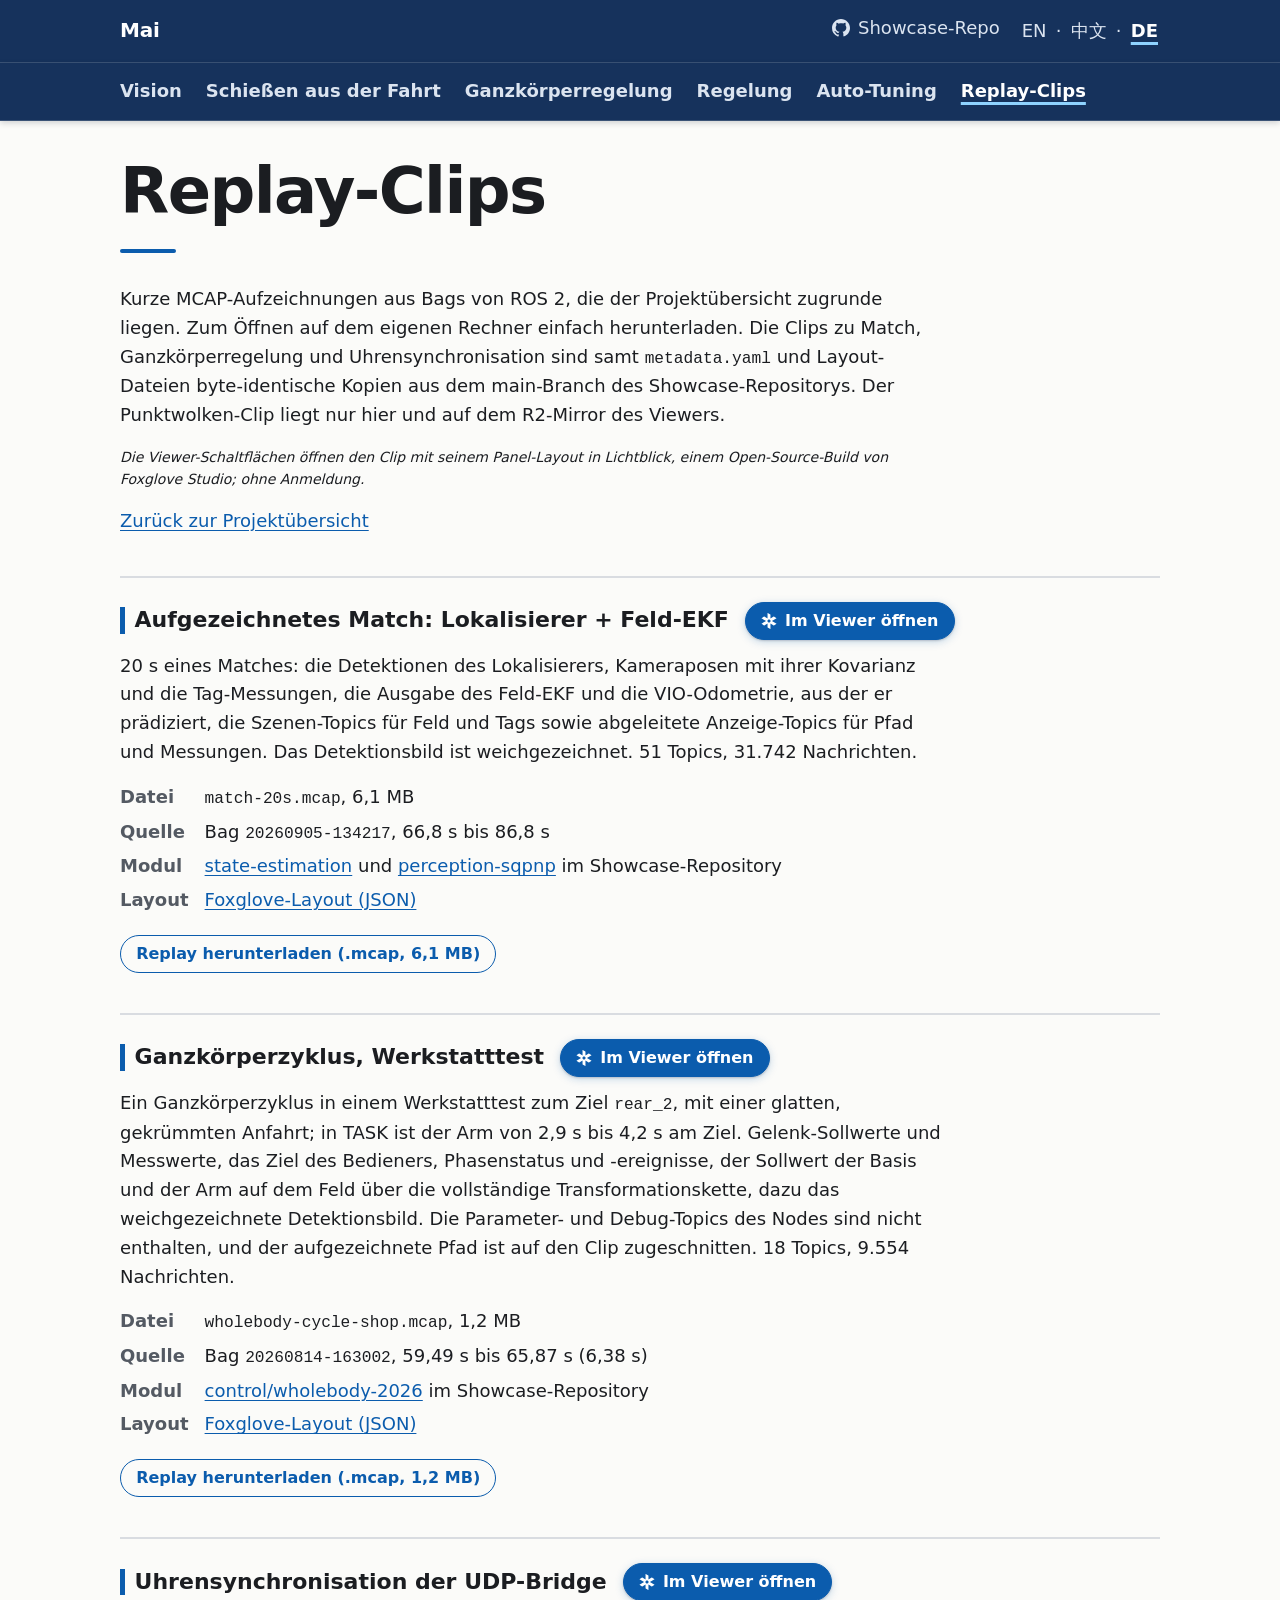
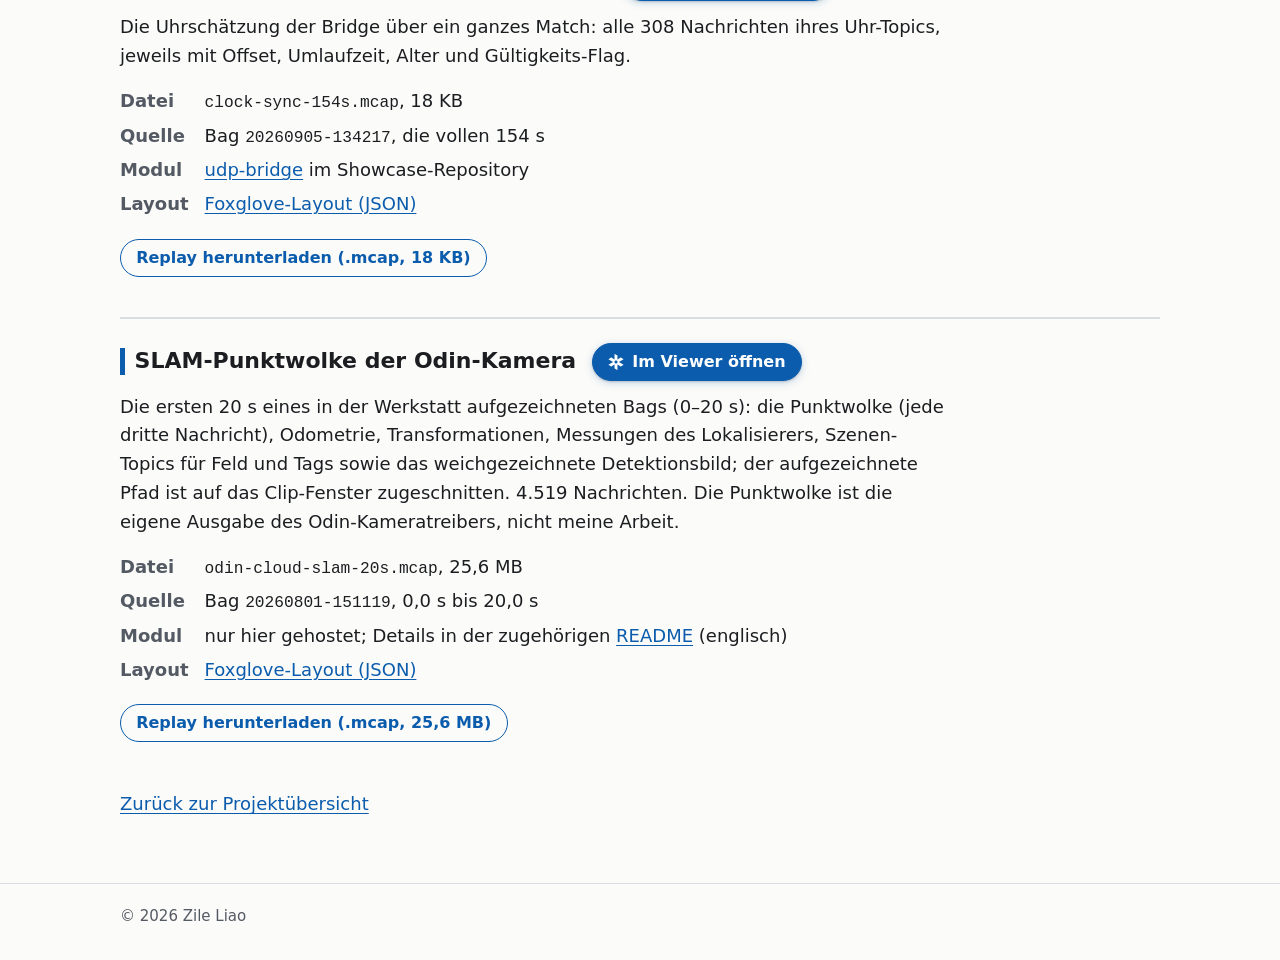
<file: de/replay/index.html>
<!doctype html>
<html lang="de">
<head>
<meta charset="utf-8">
<meta name="viewport" content="width=device-width, initial-scale=1">
<title>Replay-Clips</title>
<meta name="description" content="Replay-Clips: die MCAP-Aufzeichnungen hinter der Projektübersicht, zum Herunterladen und Öffnen in Foxglove Studio.">
<meta name="color-scheme" content="light dark">
<link rel="alternate" hreflang="en" href="https://mai961.github.io/replay/">
<link rel="alternate" hreflang="zh-Hans" href="https://mai961.github.io/zh/replay/">
<link rel="alternate" hreflang="de" href="https://mai961.github.io/de/replay/">
<link rel="alternate" hreflang="x-default" href="https://mai961.github.io/replay/">
<link rel="icon" href="data:,">
<link rel="stylesheet" href="../../assets/site.css">
</head>
<body>
<a class="skip" href="#main">Zum Inhalt springen</a>
<!-- Icons: Primer Octicons 19.40.0 (mark-github), MIT License, Copyright (c) GitHub Inc. -->
<!-- Foxglove logo &#169; Foxglove Technologies, used to mark the Foxglove-Studio-derived viewer (Lichtblick) -->
<header class="site-header">
  <div class="wrap">
    <a class="site-name" href="../index.html">Mai</a>
    <div class="site-tools">
      <a class="site-link" href="https://github.com/Mai961/robotics-showcase"><svg class="icon" viewBox="0 0 16 16" width="16" height="16" aria-hidden="true" focusable="false"><path d="M6.766 11.328c-2.063-.25-3.516-1.734-3.516-3.656 0-.781.281-1.625.75-2.188-.203-.515-.172-1.609.063-2.062.625-.078 1.468.25 1.968.703.594-.187 1.219-.281 1.985-.281.765 0 1.39.094 1.953.265.484-.437 1.344-.765 1.969-.687.218.422.25 1.515.046 2.047.5.593.766 1.39.766 2.203 0 1.922-1.453 3.375-3.547 3.64.531.344.89 1.094.89 1.954v1.625c0 .468.391.734.86.547C13.781 14.359 16 11.53 16 8.03 16 3.61 12.406 0 7.984 0 3.563 0 0 3.61 0 8.031a7.88 7.88 0 0 0 5.172 7.422c.422.156.828-.125.828-.547v-1.25c-.219.094-.5.156-.75.156-1.031 0-1.64-.562-2.078-1.609-.172-.422-.36-.672-.719-.719-.187-.015-.25-.093-.25-.187 0-.188.313-.328.625-.328.453 0 .844.281 1.25.86.313.452.64.655 1.031.655s.641-.14 1-.5c.266-.265.47-.5.657-.656"/></svg><span>Showcase-Repo</span></a>
      <nav class="lang" aria-label="Sprache">
        <ul>
          <li><a href="../../replay/index.html" lang="en" hreflang="en" aria-label="English">EN</a></li>
          <li><a href="../../zh/replay/index.html" lang="zh-Hans" hreflang="zh-Hans" aria-label="中文（简体）">中文</a></li>
          <li><a href="index.html" lang="de" hreflang="de" aria-label="Deutsch" aria-current="true">DE</a></li>
        </ul>
      </nav>
    </div>
  </div>
</header>
<nav class="topics" aria-label="Themen">
  <div class="wrap">
    <ul>
      <li><a href="../index.html#vision">Vision</a></li>
      <li><a href="../index.html#shoot-on-the-move">Schießen aus der Fahrt</a></li>
      <li><a href="../index.html#whole-body-control">Ganzkörperregelung</a></li>
      <li><a href="../index.html#control-stack">Regelung</a></li>
      <li><a href="../index.html#auto-tuning">Auto-Tuning</a></li>
      <li><a href="../replay/" aria-current="page">Replay-Clips</a></li>
    </ul>
  </div>
</nav>
<main id="main" class="wrap">
  <section class="intro prose" aria-labelledby="title">
    <h1 id="title">Replay-Clips</h1>
    <p>Kurze MCAP-Aufzeichnungen aus Bags von ROS&nbsp;2, die der Projektübersicht zugrunde liegen. Zum Öffnen auf dem eigenen Rechner einfach herunterladen. Die Clips zu Match, Ganzkörperregelung und Uhrensynchronisation sind samt <code>metadata.yaml</code> und Layout-Dateien byte-identische Kopien aus dem main-Branch des Showcase-Repositorys. Der Punktwolken-Clip liegt nur hier und auf dem R2-Mirror des Viewers.</p>
    <p class="clip-note">Die Viewer-Schaltflächen öffnen den Clip mit seinem Panel-Layout in Lichtblick, einem Open-Source-Build von Foxglove Studio; ohne Anmeldung.</p>
    <p><a href="../index.html">Zurück zur Projektübersicht</a></p>
  </section>
  <section id="match" class="replay-entry" aria-labelledby="match-h">
    <div class="title-row">
      <h2 id="match-h">Aufgezeichnetes Match: Lokalisierer + Feld-EKF</h2>
      <a class="pill" href="https://replay-viewer-e62.pages.dev/?ds=remote-file&amp;ds.url=https%3A%2F%2Fpub-0f92a4b175d3420290d73d6c2242fb57.r2.dev%2Fmatch%2Fmatch-20s.mcap&amp;layoutUrl=https%3A%2F%2Fpub-0f92a4b175d3420290d73d6c2242fb57.r2.dev%2Fmatch%2Ffoxglove-layout.json" target="_blank" rel="noopener"><svg class="icon" viewBox="0 0 1280 1344.4323" width="16" height="16" aria-hidden="true" focusable="false"><path d="M1275.2846,430.6826l-221.6322-127.9823c-5.8367-3.3704-13.0283-3.3707-18.8653-.0007l-272.1716,157.1378V145.5971c0-6.7392-3.5952-12.9665-9.4314-16.3364L531.5322,1.2779c-6.288-3.6307-14.1484.9072-14.1484,8.1682l-.0011,450.3913-272.145-157.1234c-5.8365-3.3697-13.0272-3.3698-18.8638-.0002L4.7171,430.6819c-6.2881,3.6303-6.2882,12.7064-.0002,16.3368l390.0495,225.1958L4.716,897.4109c-6.2879,3.6303-6.288,12.706-.0003,16.3366l221.6419,127.9757c5.8366,3.3701,13.0278,3.3702,18.8646.0004l272.1606-157.1312v314.284c0,6.7402,3.5962,12.9682,9.4337,16.3377l221.6518,127.9411c6.288,3.6295,14.1472-.9085,14.1472-8.1688v-450.3939l272.1583,157.1312c5.8367,3.3699,13.0279,3.3697,18.8646-.0003l221.644-127.9752c6.2878-3.6305,6.2877-12.7063-.0002-16.3366l-390.0503-225.1963,390.0522-225.1962c6.2877-3.6302,6.2881-12.7057.0006-16.3364ZM762.6155,743.0071l-122.6164,70.7926-122.6164-70.7926v-141.5846l122.6164-70.7926,122.6164,70.7926v141.5846Z"/></svg><span>Im Viewer öffnen</span></a>
    </div>
    <p class="prose">20&nbsp;s eines Matches: die Detektionen des Lokalisierers, Kameraposen mit ihrer Kovarianz und die Tag-Messungen, die Ausgabe des Feld-EKF und die VIO-Odometrie, aus der er prädiziert, die Szenen-Topics für Feld und Tags sowie abgeleitete Anzeige-Topics für Pfad und Messungen. Das Detektionsbild ist weichgezeichnet. 51 Topics, 31.742 Nachrichten.</p>
    <dl class="facts">
      <dt>Datei</dt><dd><code>match-20s.mcap</code>, 6,1&nbsp;MB</dd>
      <dt>Quelle</dt><dd>Bag <code>20260905-134217</code>, 66,8&nbsp;s bis 86,8&nbsp;s</dd>
      <dt>Modul</dt><dd><a href="https://github.com/Mai961/robotics-showcase/tree/main/state-estimation">state-estimation</a> und <a href="https://github.com/Mai961/robotics-showcase/tree/main/perception-sqpnp">perception-sqpnp</a> im Showcase-Repository</dd>
      <dt>Layout</dt><dd><a href="../../replay/match/foxglove-layout.json">Foxglove-Layout (JSON)</a></dd>
    </dl>
    <ul class="links">
      <li><a href="../../replay/match/match-20s.mcap" download>Replay herunterladen (.mcap, 6,1&nbsp;MB)</a></li>
    </ul>
  </section>
  <section id="wholebody-shop" class="replay-entry" aria-labelledby="wholebody-shop-h">
    <div class="title-row">
      <h2 id="wholebody-shop-h">Ganzkörperzyklus, Werkstatttest</h2>
      <a class="pill" href="https://replay-viewer-e62.pages.dev/?ds=remote-file&amp;ds.url=https%3A%2F%2Fpub-0f92a4b175d3420290d73d6c2242fb57.r2.dev%2Fwholebody-shop%2Fwholebody-cycle-shop.mcap&amp;layoutUrl=https%3A%2F%2Fpub-0f92a4b175d3420290d73d6c2242fb57.r2.dev%2Fwholebody-shop%2Ffoxglove-layout.json" target="_blank" rel="noopener"><svg class="icon" viewBox="0 0 1280 1344.4323" width="16" height="16" aria-hidden="true" focusable="false"><path d="M1275.2846,430.6826l-221.6322-127.9823c-5.8367-3.3704-13.0283-3.3707-18.8653-.0007l-272.1716,157.1378V145.5971c0-6.7392-3.5952-12.9665-9.4314-16.3364L531.5322,1.2779c-6.288-3.6307-14.1484.9072-14.1484,8.1682l-.0011,450.3913-272.145-157.1234c-5.8365-3.3697-13.0272-3.3698-18.8638-.0002L4.7171,430.6819c-6.2881,3.6303-6.2882,12.7064-.0002,16.3368l390.0495,225.1958L4.716,897.4109c-6.2879,3.6303-6.288,12.706-.0003,16.3366l221.6419,127.9757c5.8366,3.3701,13.0278,3.3702,18.8646.0004l272.1606-157.1312v314.284c0,6.7402,3.5962,12.9682,9.4337,16.3377l221.6518,127.9411c6.288,3.6295,14.1472-.9085,14.1472-8.1688v-450.3939l272.1583,157.1312c5.8367,3.3699,13.0279,3.3697,18.8646-.0003l221.644-127.9752c6.2878-3.6305,6.2877-12.7063-.0002-16.3366l-390.0503-225.1963,390.0522-225.1962c6.2877-3.6302,6.2881-12.7057.0006-16.3364ZM762.6155,743.0071l-122.6164,70.7926-122.6164-70.7926v-141.5846l122.6164-70.7926,122.6164,70.7926v141.5846Z"/></svg><span>Im Viewer öffnen</span></a>
    </div>
    <p class="prose">Ein Ganzkörperzyklus in einem Werkstatttest zum Ziel <code>rear_2</code>, mit einer glatten, gekrümmten Anfahrt; in TASK ist der Arm von 2,9&nbsp;s bis 4,2&nbsp;s am Ziel. Gelenk-Sollwerte und Messwerte, das Ziel des Bedieners, Phasenstatus und -ereignisse, der Sollwert der Basis und der Arm auf dem Feld über die vollständige Transformationskette, dazu das weichgezeichnete Detektionsbild. Die Parameter- und Debug-Topics des Nodes sind nicht enthalten, und der aufgezeichnete Pfad ist auf den Clip zugeschnitten. 18 Topics, 9.554 Nachrichten.</p>
    <dl class="facts">
      <dt>Datei</dt><dd><code>wholebody-cycle-shop.mcap</code>, 1,2&nbsp;MB</dd>
      <dt>Quelle</dt><dd>Bag <code>20260814-163002</code>, 59,49&nbsp;s bis 65,87&nbsp;s (6,38&nbsp;s)</dd>
      <dt>Modul</dt><dd><a href="https://github.com/Mai961/robotics-showcase/tree/main/control/wholebody-2026">control/wholebody-2026</a> im Showcase-Repository</dd>
      <dt>Layout</dt><dd><a href="../../replay/wholebody-shop/foxglove-layout.json">Foxglove-Layout (JSON)</a></dd>
    </dl>
    <ul class="links">
      <li><a href="../../replay/wholebody-shop/wholebody-cycle-shop.mcap" download>Replay herunterladen (.mcap, 1,2&nbsp;MB)</a></li>
    </ul>
  </section>
  <section id="clock-sync" class="replay-entry" aria-labelledby="clock-sync-h">
    <div class="title-row">
      <h2 id="clock-sync-h">Uhrensynchronisation der UDP-Bridge</h2>
      <a class="pill" href="https://replay-viewer-e62.pages.dev/?ds=remote-file&amp;ds.url=https%3A%2F%2Fpub-0f92a4b175d3420290d73d6c2242fb57.r2.dev%2Fudp-bridge%2Fclock-sync-154s.mcap&amp;layoutUrl=https%3A%2F%2Fpub-0f92a4b175d3420290d73d6c2242fb57.r2.dev%2Fudp-bridge%2Ffoxglove-layout.json" target="_blank" rel="noopener"><svg class="icon" viewBox="0 0 1280 1344.4323" width="16" height="16" aria-hidden="true" focusable="false"><path d="M1275.2846,430.6826l-221.6322-127.9823c-5.8367-3.3704-13.0283-3.3707-18.8653-.0007l-272.1716,157.1378V145.5971c0-6.7392-3.5952-12.9665-9.4314-16.3364L531.5322,1.2779c-6.288-3.6307-14.1484.9072-14.1484,8.1682l-.0011,450.3913-272.145-157.1234c-5.8365-3.3697-13.0272-3.3698-18.8638-.0002L4.7171,430.6819c-6.2881,3.6303-6.2882,12.7064-.0002,16.3368l390.0495,225.1958L4.716,897.4109c-6.2879,3.6303-6.288,12.706-.0003,16.3366l221.6419,127.9757c5.8366,3.3701,13.0278,3.3702,18.8646.0004l272.1606-157.1312v314.284c0,6.7402,3.5962,12.9682,9.4337,16.3377l221.6518,127.9411c6.288,3.6295,14.1472-.9085,14.1472-8.1688v-450.3939l272.1583,157.1312c5.8367,3.3699,13.0279,3.3697,18.8646-.0003l221.644-127.9752c6.2878-3.6305,6.2877-12.7063-.0002-16.3366l-390.0503-225.1963,390.0522-225.1962c6.2877-3.6302,6.2881-12.7057.0006-16.3364ZM762.6155,743.0071l-122.6164,70.7926-122.6164-70.7926v-141.5846l122.6164-70.7926,122.6164,70.7926v141.5846Z"/></svg><span>Im Viewer öffnen</span></a>
    </div>
    <p class="prose">Die Uhrschätzung der Bridge über ein ganzes Match: alle 308 Nachrichten ihres Uhr-Topics, jeweils mit Offset, Umlaufzeit, Alter und Gültigkeits-Flag.</p>
    <dl class="facts">
      <dt>Datei</dt><dd><code>clock-sync-154s.mcap</code>, 18&nbsp;KB</dd>
      <dt>Quelle</dt><dd>Bag <code>20260905-134217</code>, die vollen 154&nbsp;s</dd>
      <dt>Modul</dt><dd><a href="https://github.com/Mai961/robotics-showcase/tree/main/udp-bridge">udp-bridge</a> im Showcase-Repository</dd>
      <dt>Layout</dt><dd><a href="../../replay/udp-bridge/foxglove-layout.json">Foxglove-Layout (JSON)</a></dd>
    </dl>
    <ul class="links">
      <li><a href="../../replay/udp-bridge/clock-sync-154s.mcap" download>Replay herunterladen (.mcap, 18&nbsp;KB)</a></li>
    </ul>
  </section>
  <section id="odin-cloud-slam" class="replay-entry" aria-labelledby="odin-cloud-slam-h">
    <div class="title-row">
      <h2 id="odin-cloud-slam-h">SLAM-Punktwolke der Odin-Kamera</h2>
      <a class="pill" href="https://replay-viewer-e62.pages.dev/?ds=remote-file&amp;ds.url=https%3A%2F%2Fpub-0f92a4b175d3420290d73d6c2242fb57.r2.dev%2Fodin-cloud-slam%2Fodin-cloud-slam-20s.mcap&amp;layoutUrl=https%3A%2F%2Fpub-0f92a4b175d3420290d73d6c2242fb57.r2.dev%2Fodin-cloud-slam%2Ffoxglove-layout.json" target="_blank" rel="noopener"><svg class="icon" viewBox="0 0 1280 1344.4323" width="16" height="16" aria-hidden="true" focusable="false"><path d="M1275.2846,430.6826l-221.6322-127.9823c-5.8367-3.3704-13.0283-3.3707-18.8653-.0007l-272.1716,157.1378V145.5971c0-6.7392-3.5952-12.9665-9.4314-16.3364L531.5322,1.2779c-6.288-3.6307-14.1484.9072-14.1484,8.1682l-.0011,450.3913-272.145-157.1234c-5.8365-3.3697-13.0272-3.3698-18.8638-.0002L4.7171,430.6819c-6.2881,3.6303-6.2882,12.7064-.0002,16.3368l390.0495,225.1958L4.716,897.4109c-6.2879,3.6303-6.288,12.706-.0003,16.3366l221.6419,127.9757c5.8366,3.3701,13.0278,3.3702,18.8646.0004l272.1606-157.1312v314.284c0,6.7402,3.5962,12.9682,9.4337,16.3377l221.6518,127.9411c6.288,3.6295,14.1472-.9085,14.1472-8.1688v-450.3939l272.1583,157.1312c5.8367,3.3699,13.0279,3.3697,18.8646-.0003l221.644-127.9752c6.2878-3.6305,6.2877-12.7063-.0002-16.3366l-390.0503-225.1963,390.0522-225.1962c6.2877-3.6302,6.2881-12.7057.0006-16.3364ZM762.6155,743.0071l-122.6164,70.7926-122.6164-70.7926v-141.5846l122.6164-70.7926,122.6164,70.7926v141.5846Z"/></svg><span>Im Viewer öffnen</span></a>
    </div>
    <p class="prose">Die ersten 20&nbsp;s eines in der Werkstatt aufgezeichneten Bags (0&#8211;20&nbsp;s): die Punktwolke (jede dritte Nachricht), Odometrie, Transformationen, Messungen des Lokalisierers, Szenen-Topics für Feld und Tags sowie das weichgezeichnete Detektionsbild; der aufgezeichnete Pfad ist auf das Clip-Fenster zugeschnitten. 4.519 Nachrichten. Die Punktwolke ist die eigene Ausgabe des Odin-Kameratreibers, nicht meine Arbeit.</p>
    <dl class="facts">
      <dt>Datei</dt><dd><code>odin-cloud-slam-20s.mcap</code>, 25,6&nbsp;MB</dd>
      <dt>Quelle</dt><dd>Bag <code>20260801-151119</code>, 0,0&nbsp;s bis 20,0&nbsp;s</dd>
      <dt>Modul</dt><dd>nur hier gehostet; Details in der zugehörigen <a href="../../replay/odin-cloud-slam/README.md">README</a> (englisch)</dd>
      <dt>Layout</dt><dd><a href="../../replay/odin-cloud-slam/foxglove-layout.json">Foxglove-Layout (JSON)</a></dd>
    </dl>
    <ul class="links">
      <li><a href="../../replay/odin-cloud-slam/odin-cloud-slam-20s.mcap" download>Replay herunterladen (.mcap, 25,6&nbsp;MB)</a></li>
    </ul>
  </section>
  <p class="back"><a href="../index.html">Zurück zur Projektübersicht</a></p>
</main>
<footer class="site-footer">
  <div class="wrap">
    <p>&copy; 2026 Zile Liao</p>
  </div>
</footer>
</body>
</html>
</file>
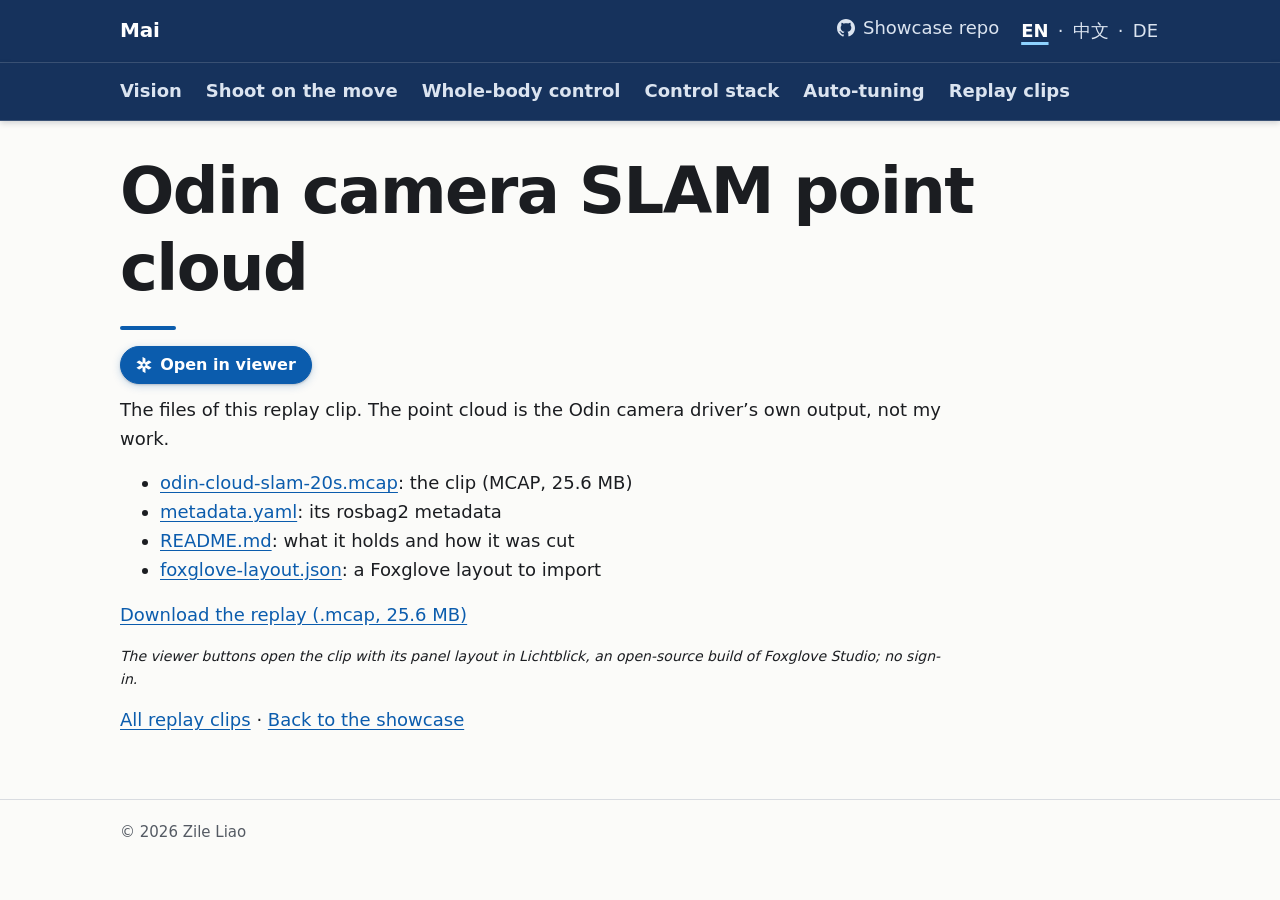
<file: replay/odin-cloud-slam/index.html>
<!doctype html>
<html lang="en">
<head>
<meta charset="utf-8">
<meta name="viewport" content="width=device-width, initial-scale=1">
<title>Odin camera SLAM point cloud</title>
<meta name="description" content="The Odin camera SLAM point cloud replay clip and its files.">
<meta name="color-scheme" content="light dark">
<link rel="alternate" hreflang="en" href="https://mai961.github.io/replay/odin-cloud-slam/">
<link rel="alternate" hreflang="zh-Hans" href="https://mai961.github.io/zh/replay/odin-cloud-slam/">
<link rel="alternate" hreflang="de" href="https://mai961.github.io/de/replay/odin-cloud-slam/">
<link rel="alternate" hreflang="x-default" href="https://mai961.github.io/replay/odin-cloud-slam/">
<link rel="icon" href="data:,">
<link rel="stylesheet" href="../../assets/site.css">
</head>
<body>
<a class="skip" href="#main">Skip to content</a>
<!-- Icons: Primer Octicons 19.40.0 (mark-github), MIT License, Copyright (c) GitHub Inc. -->
<!-- Foxglove logo &#169; Foxglove Technologies, used to mark the Foxglove-Studio-derived viewer (Lichtblick) -->
<header class="site-header">
  <div class="wrap">
    <a class="site-name" href="../../index.html">Mai</a>
    <div class="site-tools">
      <a class="site-link" href="https://github.com/Mai961/robotics-showcase"><svg class="icon" viewBox="0 0 16 16" width="16" height="16" aria-hidden="true" focusable="false"><path d="M6.766 11.328c-2.063-.25-3.516-1.734-3.516-3.656 0-.781.281-1.625.75-2.188-.203-.515-.172-1.609.063-2.062.625-.078 1.468.25 1.968.703.594-.187 1.219-.281 1.985-.281.765 0 1.39.094 1.953.265.484-.437 1.344-.765 1.969-.687.218.422.25 1.515.046 2.047.5.593.766 1.39.766 2.203 0 1.922-1.453 3.375-3.547 3.64.531.344.89 1.094.89 1.954v1.625c0 .468.391.734.86.547C13.781 14.359 16 11.53 16 8.03 16 3.61 12.406 0 7.984 0 3.563 0 0 3.61 0 8.031a7.88 7.88 0 0 0 5.172 7.422c.422.156.828-.125.828-.547v-1.25c-.219.094-.5.156-.75.156-1.031 0-1.64-.562-2.078-1.609-.172-.422-.36-.672-.719-.719-.187-.015-.25-.093-.25-.187 0-.188.313-.328.625-.328.453 0 .844.281 1.25.86.313.452.64.655 1.031.655s.641-.14 1-.5c.266-.265.47-.5.657-.656"/></svg><span>Showcase repo</span></a>
      <nav class="lang" aria-label="Language">
        <ul>
          <li><a href="index.html" lang="en" hreflang="en" aria-label="English" aria-current="true">EN</a></li>
          <li><a href="../../zh/replay/odin-cloud-slam/index.html" lang="zh-Hans" hreflang="zh-Hans" aria-label="中文（简体）">中文</a></li>
          <li><a href="../../de/replay/odin-cloud-slam/index.html" lang="de" hreflang="de" aria-label="Deutsch">DE</a></li>
        </ul>
      </nav>
    </div>
  </div>
</header>
<nav class="topics" aria-label="Topics">
  <div class="wrap">
    <ul>
      <li><a href="../../index.html#vision">Vision</a></li>
      <li><a href="../../index.html#shoot-on-the-move">Shoot on the move</a></li>
      <li><a href="../../index.html#whole-body-control">Whole-body control</a></li>
      <li><a href="../../index.html#control-stack">Control stack</a></li>
      <li><a href="../../index.html#auto-tuning">Auto-tuning</a></li>
      <li><a href="../../replay/">Replay clips</a></li>
    </ul>
  </div>
</nav>
<main id="main" class="wrap">
  <div class="title-row">
    <h1 id="title">Odin camera SLAM point cloud</h1>
    <a class="pill" href="https://replay-viewer-e62.pages.dev/?ds=remote-file&amp;ds.url=https%3A%2F%2Fpub-0f92a4b175d3420290d73d6c2242fb57.r2.dev%2Fodin-cloud-slam%2Fodin-cloud-slam-20s.mcap&amp;layoutUrl=https%3A%2F%2Fpub-0f92a4b175d3420290d73d6c2242fb57.r2.dev%2Fodin-cloud-slam%2Ffoxglove-layout.json" target="_blank" rel="noopener"><svg class="icon" viewBox="0 0 1280 1344.4323" width="16" height="16" aria-hidden="true" focusable="false"><path d="M1275.2846,430.6826l-221.6322-127.9823c-5.8367-3.3704-13.0283-3.3707-18.8653-.0007l-272.1716,157.1378V145.5971c0-6.7392-3.5952-12.9665-9.4314-16.3364L531.5322,1.2779c-6.288-3.6307-14.1484.9072-14.1484,8.1682l-.0011,450.3913-272.145-157.1234c-5.8365-3.3697-13.0272-3.3698-18.8638-.0002L4.7171,430.6819c-6.2881,3.6303-6.2882,12.7064-.0002,16.3368l390.0495,225.1958L4.716,897.4109c-6.2879,3.6303-6.288,12.706-.0003,16.3366l221.6419,127.9757c5.8366,3.3701,13.0278,3.3702,18.8646.0004l272.1606-157.1312v314.284c0,6.7402,3.5962,12.9682,9.4337,16.3377l221.6518,127.9411c6.288,3.6295,14.1472-.9085,14.1472-8.1688v-450.3939l272.1583,157.1312c5.8367,3.3699,13.0279,3.3697,18.8646-.0003l221.644-127.9752c6.2878-3.6305,6.2877-12.7063-.0002-16.3366l-390.0503-225.1963,390.0522-225.1962c6.2877-3.6302,6.2881-12.7057.0006-16.3364ZM762.6155,743.0071l-122.6164,70.7926-122.6164-70.7926v-141.5846l122.6164-70.7926,122.6164,70.7926v141.5846Z"/></svg><span>Open in viewer</span></a>
  </div>
  <section class="intro prose" aria-labelledby="title">
    <p>The files of this replay clip. The point cloud is the Odin camera driver&#8217;s own output, not my work.</p>
    <ul>
      <li><a href="odin-cloud-slam-20s.mcap">odin-cloud-slam-20s.mcap</a>: the clip (MCAP, 25.6&nbsp;MB)</li>
      <li><a href="metadata.yaml">metadata.yaml</a>: its rosbag2 metadata</li>
      <li><a href="README.md">README.md</a>: what it holds and how it was cut</li>
      <li><a href="foxglove-layout.json">foxglove-layout.json</a>: a Foxglove layout to import</li>
    </ul>
    <p><a href="odin-cloud-slam-20s.mcap" download>Download the replay (.mcap, 25.6&nbsp;MB)</a></p>
    <p class="clip-note">The viewer buttons open the clip with its panel layout in Lichtblick, an open-source build of Foxglove Studio; no sign-in.</p>
    <p><a href="../index.html#odin-cloud-slam">All replay clips</a> &#183; <a href="../../index.html">Back to the showcase</a></p>
  </section>
</main>
<footer class="site-footer">
  <div class="wrap">
    <p>&copy; 2026 Zile Liao</p>
  </div>
</footer>
</body>
</html>
</file>
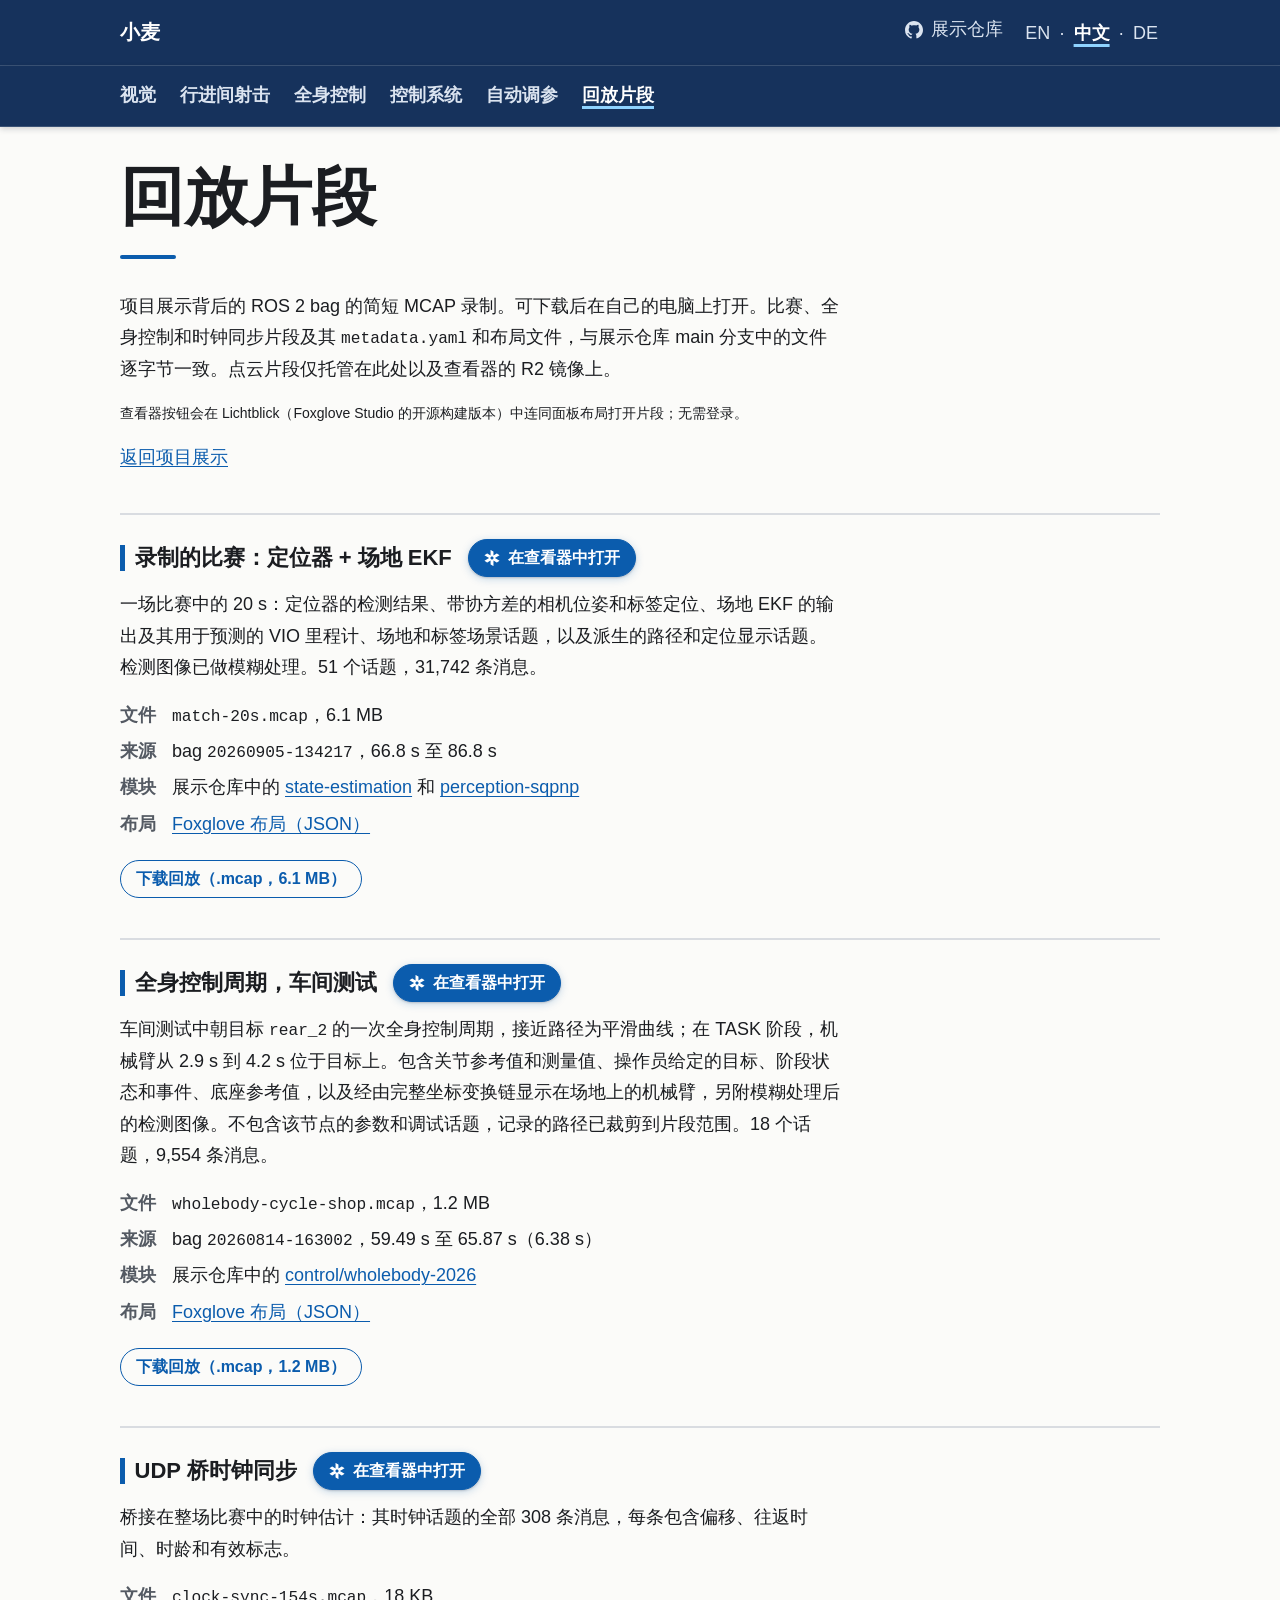
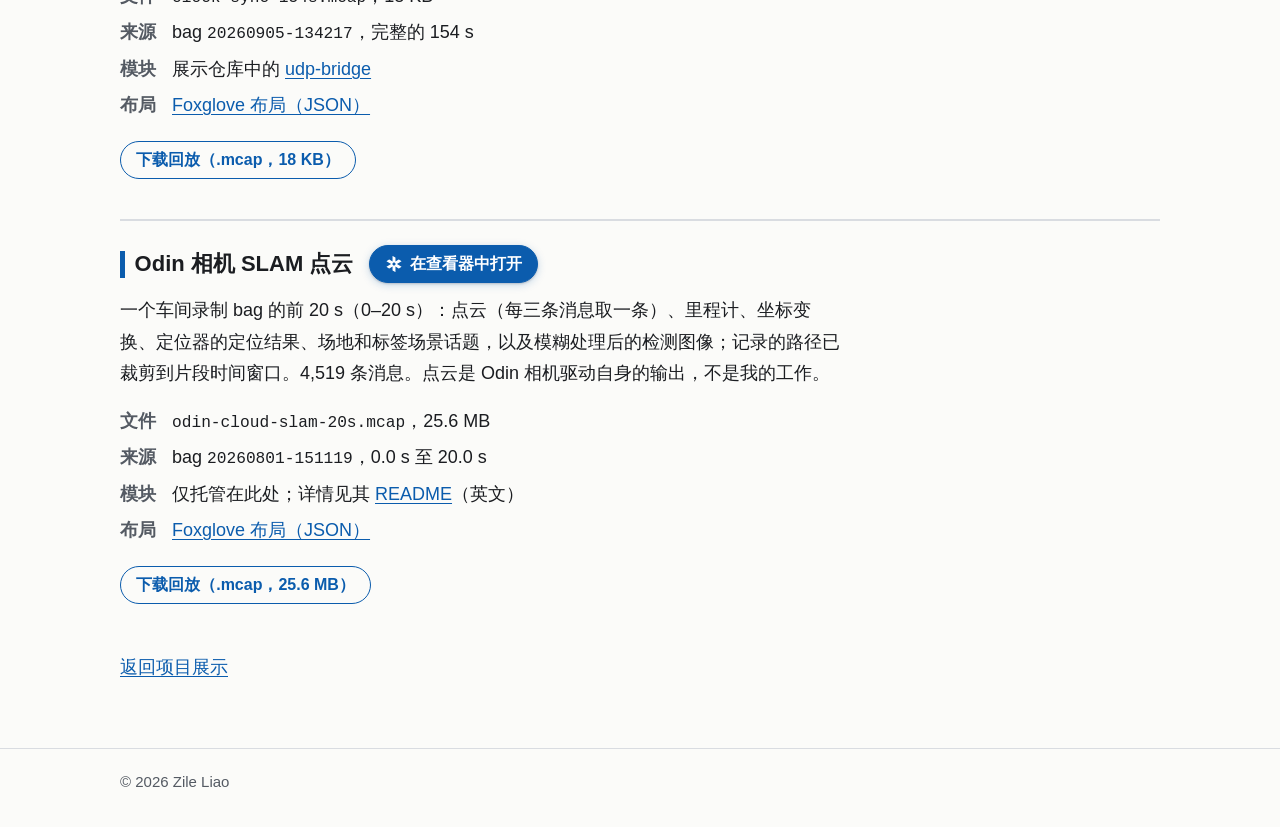
<file: zh/replay/index.html>
<!doctype html>
<html lang="zh-Hans">
<head>
<meta charset="utf-8">
<meta name="viewport" content="width=device-width, initial-scale=1">
<title>回放片段</title>
<meta name="description" content="回放片段：项目展示背后的 MCAP 录制数据，可下载并在 Foxglove Studio 中打开。">
<meta name="color-scheme" content="light dark">
<link rel="alternate" hreflang="en" href="https://mai961.github.io/replay/">
<link rel="alternate" hreflang="zh-Hans" href="https://mai961.github.io/zh/replay/">
<link rel="alternate" hreflang="de" href="https://mai961.github.io/de/replay/">
<link rel="alternate" hreflang="x-default" href="https://mai961.github.io/replay/">
<link rel="icon" href="data:,">
<link rel="stylesheet" href="../../assets/site.css">
</head>
<body>
<a class="skip" href="#main">跳到正文</a>
<!-- Icons: Primer Octicons 19.40.0 (mark-github), MIT License, Copyright (c) GitHub Inc. -->
<!-- Foxglove logo &#169; Foxglove Technologies, used to mark the Foxglove-Studio-derived viewer (Lichtblick) -->
<header class="site-header">
  <div class="wrap">
    <a class="site-name" href="../index.html">小麦</a>
    <div class="site-tools">
      <a class="site-link" href="https://github.com/Mai961/robotics-showcase"><svg class="icon" viewBox="0 0 16 16" width="16" height="16" aria-hidden="true" focusable="false"><path d="M6.766 11.328c-2.063-.25-3.516-1.734-3.516-3.656 0-.781.281-1.625.75-2.188-.203-.515-.172-1.609.063-2.062.625-.078 1.468.25 1.968.703.594-.187 1.219-.281 1.985-.281.765 0 1.39.094 1.953.265.484-.437 1.344-.765 1.969-.687.218.422.25 1.515.046 2.047.5.593.766 1.39.766 2.203 0 1.922-1.453 3.375-3.547 3.64.531.344.89 1.094.89 1.954v1.625c0 .468.391.734.86.547C13.781 14.359 16 11.53 16 8.03 16 3.61 12.406 0 7.984 0 3.563 0 0 3.61 0 8.031a7.88 7.88 0 0 0 5.172 7.422c.422.156.828-.125.828-.547v-1.25c-.219.094-.5.156-.75.156-1.031 0-1.64-.562-2.078-1.609-.172-.422-.36-.672-.719-.719-.187-.015-.25-.093-.25-.187 0-.188.313-.328.625-.328.453 0 .844.281 1.25.86.313.452.64.655 1.031.655s.641-.14 1-.5c.266-.265.47-.5.657-.656"/></svg><span>展示仓库</span></a>
      <nav class="lang" aria-label="语言">
        <ul>
          <li><a href="../../replay/index.html" lang="en" hreflang="en" aria-label="English">EN</a></li>
          <li><a href="index.html" lang="zh-Hans" hreflang="zh-Hans" aria-label="中文（简体）" aria-current="true">中文</a></li>
          <li><a href="../../de/replay/index.html" lang="de" hreflang="de" aria-label="Deutsch">DE</a></li>
        </ul>
      </nav>
    </div>
  </div>
</header>
<nav class="topics" aria-label="主题">
  <div class="wrap">
    <ul>
      <li><a href="../index.html#vision">视觉</a></li>
      <li><a href="../index.html#shoot-on-the-move">行进间射击</a></li>
      <li><a href="../index.html#whole-body-control">全身控制</a></li>
      <li><a href="../index.html#control-stack">控制系统</a></li>
      <li><a href="../index.html#auto-tuning">自动调参</a></li>
      <li><a href="../replay/" aria-current="page">回放片段</a></li>
    </ul>
  </div>
</nav>
<main id="main" class="wrap">
  <section class="intro prose" aria-labelledby="title">
    <h1 id="title">回放片段</h1>
    <p>项目展示背后的 ROS&nbsp;2 bag 的简短 MCAP 录制。可下载后在自己的电脑上打开。比赛、全身控制和时钟同步片段及其 <code>metadata.yaml</code> 和布局文件，与展示仓库 main 分支中的文件逐字节一致。点云片段仅托管在此处以及查看器的 R2 镜像上。</p>
    <p class="clip-note">查看器按钮会在 Lichtblick（Foxglove Studio 的开源构建版本）中连同面板布局打开片段；无需登录。</p>
    <p><a href="../index.html">返回项目展示</a></p>
  </section>
  <section id="match" class="replay-entry" aria-labelledby="match-h">
    <div class="title-row">
      <h2 id="match-h">录制的比赛：定位器 + 场地 EKF</h2>
      <a class="pill" href="https://replay-viewer-e62.pages.dev/?ds=remote-file&amp;ds.url=https%3A%2F%2Fpub-0f92a4b175d3420290d73d6c2242fb57.r2.dev%2Fmatch%2Fmatch-20s.mcap&amp;layoutUrl=https%3A%2F%2Fpub-0f92a4b175d3420290d73d6c2242fb57.r2.dev%2Fmatch%2Ffoxglove-layout.json" target="_blank" rel="noopener"><svg class="icon" viewBox="0 0 1280 1344.4323" width="16" height="16" aria-hidden="true" focusable="false"><path d="M1275.2846,430.6826l-221.6322-127.9823c-5.8367-3.3704-13.0283-3.3707-18.8653-.0007l-272.1716,157.1378V145.5971c0-6.7392-3.5952-12.9665-9.4314-16.3364L531.5322,1.2779c-6.288-3.6307-14.1484.9072-14.1484,8.1682l-.0011,450.3913-272.145-157.1234c-5.8365-3.3697-13.0272-3.3698-18.8638-.0002L4.7171,430.6819c-6.2881,3.6303-6.2882,12.7064-.0002,16.3368l390.0495,225.1958L4.716,897.4109c-6.2879,3.6303-6.288,12.706-.0003,16.3366l221.6419,127.9757c5.8366,3.3701,13.0278,3.3702,18.8646.0004l272.1606-157.1312v314.284c0,6.7402,3.5962,12.9682,9.4337,16.3377l221.6518,127.9411c6.288,3.6295,14.1472-.9085,14.1472-8.1688v-450.3939l272.1583,157.1312c5.8367,3.3699,13.0279,3.3697,18.8646-.0003l221.644-127.9752c6.2878-3.6305,6.2877-12.7063-.0002-16.3366l-390.0503-225.1963,390.0522-225.1962c6.2877-3.6302,6.2881-12.7057.0006-16.3364ZM762.6155,743.0071l-122.6164,70.7926-122.6164-70.7926v-141.5846l122.6164-70.7926,122.6164,70.7926v141.5846Z"/></svg><span>在查看器中打开</span></a>
    </div>
    <p class="prose">一场比赛中的 20&nbsp;s：定位器的检测结果、带协方差的相机位姿和标签定位、场地 EKF 的输出及其用于预测的 VIO 里程计、场地和标签场景话题，以及派生的路径和定位显示话题。检测图像已做模糊处理。51 个话题，31,742 条消息。</p>
    <dl class="facts">
      <dt>文件</dt><dd><code>match-20s.mcap</code>，6.1&nbsp;MB</dd>
      <dt>来源</dt><dd>bag <code>20260905-134217</code>，66.8&nbsp;s 至 86.8&nbsp;s</dd>
      <dt>模块</dt><dd>展示仓库中的 <a href="https://github.com/Mai961/robotics-showcase/tree/main/state-estimation">state-estimation</a> 和 <a href="https://github.com/Mai961/robotics-showcase/tree/main/perception-sqpnp">perception-sqpnp</a></dd>
      <dt>布局</dt><dd><a href="../../replay/match/foxglove-layout.json">Foxglove 布局（JSON）</a></dd>
    </dl>
    <ul class="links">
      <li><a href="../../replay/match/match-20s.mcap" download>下载回放（.mcap，6.1&nbsp;MB）</a></li>
    </ul>
  </section>
  <section id="wholebody-shop" class="replay-entry" aria-labelledby="wholebody-shop-h">
    <div class="title-row">
      <h2 id="wholebody-shop-h">全身控制周期，车间测试</h2>
      <a class="pill" href="https://replay-viewer-e62.pages.dev/?ds=remote-file&amp;ds.url=https%3A%2F%2Fpub-0f92a4b175d3420290d73d6c2242fb57.r2.dev%2Fwholebody-shop%2Fwholebody-cycle-shop.mcap&amp;layoutUrl=https%3A%2F%2Fpub-0f92a4b175d3420290d73d6c2242fb57.r2.dev%2Fwholebody-shop%2Ffoxglove-layout.json" target="_blank" rel="noopener"><svg class="icon" viewBox="0 0 1280 1344.4323" width="16" height="16" aria-hidden="true" focusable="false"><path d="M1275.2846,430.6826l-221.6322-127.9823c-5.8367-3.3704-13.0283-3.3707-18.8653-.0007l-272.1716,157.1378V145.5971c0-6.7392-3.5952-12.9665-9.4314-16.3364L531.5322,1.2779c-6.288-3.6307-14.1484.9072-14.1484,8.1682l-.0011,450.3913-272.145-157.1234c-5.8365-3.3697-13.0272-3.3698-18.8638-.0002L4.7171,430.6819c-6.2881,3.6303-6.2882,12.7064-.0002,16.3368l390.0495,225.1958L4.716,897.4109c-6.2879,3.6303-6.288,12.706-.0003,16.3366l221.6419,127.9757c5.8366,3.3701,13.0278,3.3702,18.8646.0004l272.1606-157.1312v314.284c0,6.7402,3.5962,12.9682,9.4337,16.3377l221.6518,127.9411c6.288,3.6295,14.1472-.9085,14.1472-8.1688v-450.3939l272.1583,157.1312c5.8367,3.3699,13.0279,3.3697,18.8646-.0003l221.644-127.9752c6.2878-3.6305,6.2877-12.7063-.0002-16.3366l-390.0503-225.1963,390.0522-225.1962c6.2877-3.6302,6.2881-12.7057.0006-16.3364ZM762.6155,743.0071l-122.6164,70.7926-122.6164-70.7926v-141.5846l122.6164-70.7926,122.6164,70.7926v141.5846Z"/></svg><span>在查看器中打开</span></a>
    </div>
    <p class="prose">车间测试中朝目标 <code>rear_2</code> 的一次全身控制周期，接近路径为平滑曲线；在 TASK 阶段，机械臂从 2.9&nbsp;s 到 4.2&nbsp;s 位于目标上。包含关节参考值和测量值、操作员给定的目标、阶段状态和事件、底座参考值，以及经由完整坐标变换链显示在场地上的机械臂，另附模糊处理后的检测图像。不包含该节点的参数和调试话题，记录的路径已裁剪到片段范围。18 个话题，9,554 条消息。</p>
    <dl class="facts">
      <dt>文件</dt><dd><code>wholebody-cycle-shop.mcap</code>，1.2&nbsp;MB</dd>
      <dt>来源</dt><dd>bag <code>20260814-163002</code>，59.49&nbsp;s 至 65.87&nbsp;s（6.38&nbsp;s）</dd>
      <dt>模块</dt><dd>展示仓库中的 <a href="https://github.com/Mai961/robotics-showcase/tree/main/control/wholebody-2026">control/wholebody-2026</a></dd>
      <dt>布局</dt><dd><a href="../../replay/wholebody-shop/foxglove-layout.json">Foxglove 布局（JSON）</a></dd>
    </dl>
    <ul class="links">
      <li><a href="../../replay/wholebody-shop/wholebody-cycle-shop.mcap" download>下载回放（.mcap，1.2&nbsp;MB）</a></li>
    </ul>
  </section>
  <section id="clock-sync" class="replay-entry" aria-labelledby="clock-sync-h">
    <div class="title-row">
      <h2 id="clock-sync-h">UDP 桥时钟同步</h2>
      <a class="pill" href="https://replay-viewer-e62.pages.dev/?ds=remote-file&amp;ds.url=https%3A%2F%2Fpub-0f92a4b175d3420290d73d6c2242fb57.r2.dev%2Fudp-bridge%2Fclock-sync-154s.mcap&amp;layoutUrl=https%3A%2F%2Fpub-0f92a4b175d3420290d73d6c2242fb57.r2.dev%2Fudp-bridge%2Ffoxglove-layout.json" target="_blank" rel="noopener"><svg class="icon" viewBox="0 0 1280 1344.4323" width="16" height="16" aria-hidden="true" focusable="false"><path d="M1275.2846,430.6826l-221.6322-127.9823c-5.8367-3.3704-13.0283-3.3707-18.8653-.0007l-272.1716,157.1378V145.5971c0-6.7392-3.5952-12.9665-9.4314-16.3364L531.5322,1.2779c-6.288-3.6307-14.1484.9072-14.1484,8.1682l-.0011,450.3913-272.145-157.1234c-5.8365-3.3697-13.0272-3.3698-18.8638-.0002L4.7171,430.6819c-6.2881,3.6303-6.2882,12.7064-.0002,16.3368l390.0495,225.1958L4.716,897.4109c-6.2879,3.6303-6.288,12.706-.0003,16.3366l221.6419,127.9757c5.8366,3.3701,13.0278,3.3702,18.8646.0004l272.1606-157.1312v314.284c0,6.7402,3.5962,12.9682,9.4337,16.3377l221.6518,127.9411c6.288,3.6295,14.1472-.9085,14.1472-8.1688v-450.3939l272.1583,157.1312c5.8367,3.3699,13.0279,3.3697,18.8646-.0003l221.644-127.9752c6.2878-3.6305,6.2877-12.7063-.0002-16.3366l-390.0503-225.1963,390.0522-225.1962c6.2877-3.6302,6.2881-12.7057.0006-16.3364ZM762.6155,743.0071l-122.6164,70.7926-122.6164-70.7926v-141.5846l122.6164-70.7926,122.6164,70.7926v141.5846Z"/></svg><span>在查看器中打开</span></a>
    </div>
    <p class="prose">桥接在整场比赛中的时钟估计：其时钟话题的全部 308 条消息，每条包含偏移、往返时间、时龄和有效标志。</p>
    <dl class="facts">
      <dt>文件</dt><dd><code>clock-sync-154s.mcap</code>，18&nbsp;KB</dd>
      <dt>来源</dt><dd>bag <code>20260905-134217</code>，完整的 154&nbsp;s</dd>
      <dt>模块</dt><dd>展示仓库中的 <a href="https://github.com/Mai961/robotics-showcase/tree/main/udp-bridge">udp-bridge</a></dd>
      <dt>布局</dt><dd><a href="../../replay/udp-bridge/foxglove-layout.json">Foxglove 布局（JSON）</a></dd>
    </dl>
    <ul class="links">
      <li><a href="../../replay/udp-bridge/clock-sync-154s.mcap" download>下载回放（.mcap，18&nbsp;KB）</a></li>
    </ul>
  </section>
  <section id="odin-cloud-slam" class="replay-entry" aria-labelledby="odin-cloud-slam-h">
    <div class="title-row">
      <h2 id="odin-cloud-slam-h">Odin 相机 SLAM 点云</h2>
      <a class="pill" href="https://replay-viewer-e62.pages.dev/?ds=remote-file&amp;ds.url=https%3A%2F%2Fpub-0f92a4b175d3420290d73d6c2242fb57.r2.dev%2Fodin-cloud-slam%2Fodin-cloud-slam-20s.mcap&amp;layoutUrl=https%3A%2F%2Fpub-0f92a4b175d3420290d73d6c2242fb57.r2.dev%2Fodin-cloud-slam%2Ffoxglove-layout.json" target="_blank" rel="noopener"><svg class="icon" viewBox="0 0 1280 1344.4323" width="16" height="16" aria-hidden="true" focusable="false"><path d="M1275.2846,430.6826l-221.6322-127.9823c-5.8367-3.3704-13.0283-3.3707-18.8653-.0007l-272.1716,157.1378V145.5971c0-6.7392-3.5952-12.9665-9.4314-16.3364L531.5322,1.2779c-6.288-3.6307-14.1484.9072-14.1484,8.1682l-.0011,450.3913-272.145-157.1234c-5.8365-3.3697-13.0272-3.3698-18.8638-.0002L4.7171,430.6819c-6.2881,3.6303-6.2882,12.7064-.0002,16.3368l390.0495,225.1958L4.716,897.4109c-6.2879,3.6303-6.288,12.706-.0003,16.3366l221.6419,127.9757c5.8366,3.3701,13.0278,3.3702,18.8646.0004l272.1606-157.1312v314.284c0,6.7402,3.5962,12.9682,9.4337,16.3377l221.6518,127.9411c6.288,3.6295,14.1472-.9085,14.1472-8.1688v-450.3939l272.1583,157.1312c5.8367,3.3699,13.0279,3.3697,18.8646-.0003l221.644-127.9752c6.2878-3.6305,6.2877-12.7063-.0002-16.3366l-390.0503-225.1963,390.0522-225.1962c6.2877-3.6302,6.2881-12.7057.0006-16.3364ZM762.6155,743.0071l-122.6164,70.7926-122.6164-70.7926v-141.5846l122.6164-70.7926,122.6164,70.7926v141.5846Z"/></svg><span>在查看器中打开</span></a>
    </div>
    <p class="prose">一个车间录制 bag 的前 20&nbsp;s（0&#8211;20&nbsp;s）：点云（每三条消息取一条）、里程计、坐标变换、定位器的定位结果、场地和标签场景话题，以及模糊处理后的检测图像；记录的路径已裁剪到片段时间窗口。4,519 条消息。点云是 Odin 相机驱动自身的输出，不是我的工作。</p>
    <dl class="facts">
      <dt>文件</dt><dd><code>odin-cloud-slam-20s.mcap</code>，25.6&nbsp;MB</dd>
      <dt>来源</dt><dd>bag <code>20260801-151119</code>，0.0&nbsp;s 至 20.0&nbsp;s</dd>
      <dt>模块</dt><dd>仅托管在此处；详情见其 <a href="../../replay/odin-cloud-slam/README.md">README</a>（英文）</dd>
      <dt>布局</dt><dd><a href="../../replay/odin-cloud-slam/foxglove-layout.json">Foxglove 布局（JSON）</a></dd>
    </dl>
    <ul class="links">
      <li><a href="../../replay/odin-cloud-slam/odin-cloud-slam-20s.mcap" download>下载回放（.mcap，25.6&nbsp;MB）</a></li>
    </ul>
  </section>
  <p class="back"><a href="../index.html">返回项目展示</a></p>
</main>
<footer class="site-footer">
  <div class="wrap">
    <p>&copy; 2026 Zile Liao</p>
  </div>
</footer>
</body>
</html>
</file>
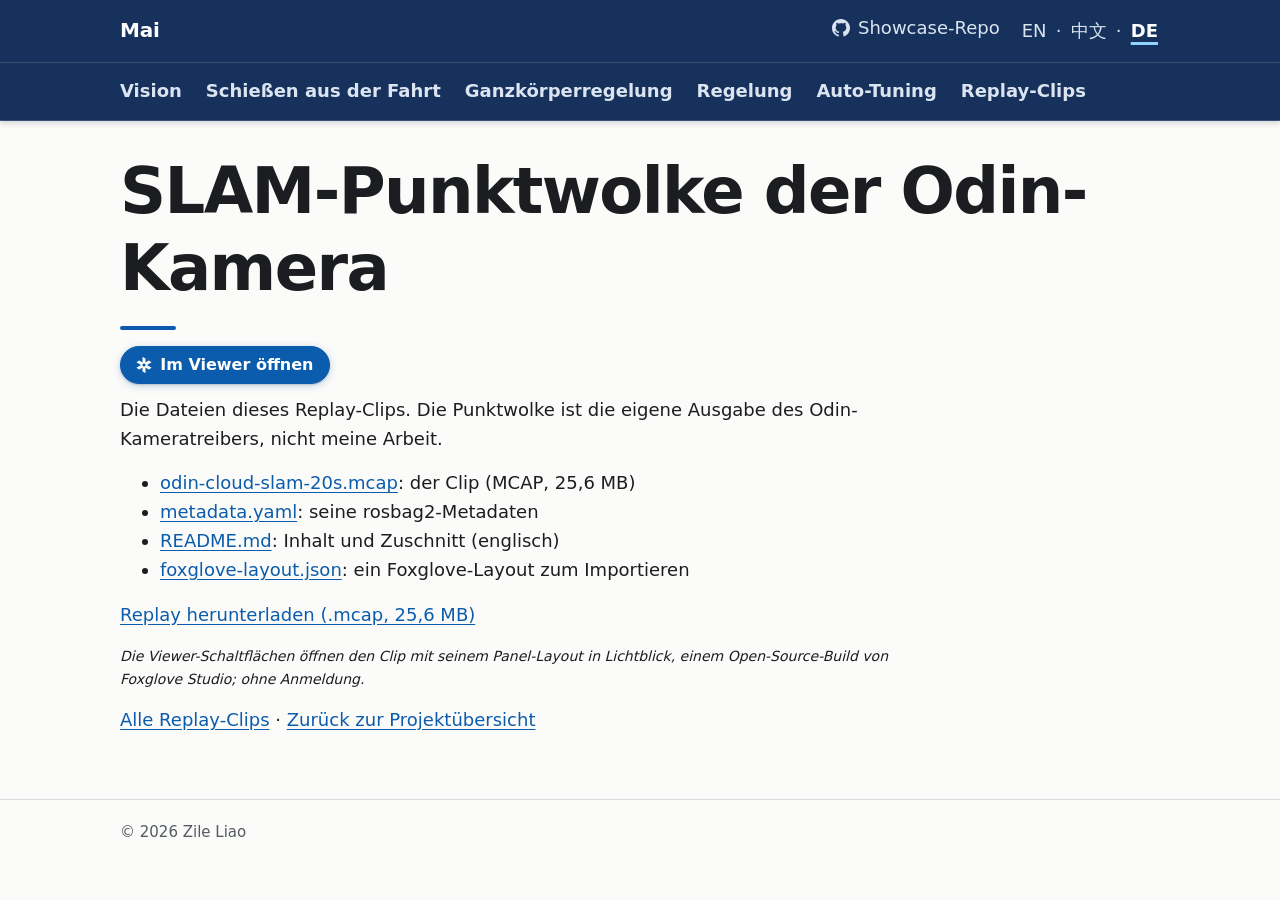
<file: de/replay/odin-cloud-slam/index.html>
<!doctype html>
<html lang="de">
<head>
<meta charset="utf-8">
<meta name="viewport" content="width=device-width, initial-scale=1">
<title>SLAM-Punktwolke der Odin-Kamera</title>
<meta name="description" content="Der Replay-Clip mit der SLAM-Punktwolke der Odin-Kamera und seine Dateien.">
<meta name="color-scheme" content="light dark">
<link rel="alternate" hreflang="en" href="https://mai961.github.io/replay/odin-cloud-slam/">
<link rel="alternate" hreflang="zh-Hans" href="https://mai961.github.io/zh/replay/odin-cloud-slam/">
<link rel="alternate" hreflang="de" href="https://mai961.github.io/de/replay/odin-cloud-slam/">
<link rel="alternate" hreflang="x-default" href="https://mai961.github.io/replay/odin-cloud-slam/">
<link rel="icon" href="data:,">
<link rel="stylesheet" href="../../../assets/site.css">
</head>
<body>
<a class="skip" href="#main">Zum Inhalt springen</a>
<!-- Icons: Primer Octicons 19.40.0 (mark-github), MIT License, Copyright (c) GitHub Inc. -->
<!-- Foxglove logo &#169; Foxglove Technologies, used to mark the Foxglove-Studio-derived viewer (Lichtblick) -->
<header class="site-header">
  <div class="wrap">
    <a class="site-name" href="../../index.html">Mai</a>
    <div class="site-tools">
      <a class="site-link" href="https://github.com/Mai961/robotics-showcase"><svg class="icon" viewBox="0 0 16 16" width="16" height="16" aria-hidden="true" focusable="false"><path d="M6.766 11.328c-2.063-.25-3.516-1.734-3.516-3.656 0-.781.281-1.625.75-2.188-.203-.515-.172-1.609.063-2.062.625-.078 1.468.25 1.968.703.594-.187 1.219-.281 1.985-.281.765 0 1.39.094 1.953.265.484-.437 1.344-.765 1.969-.687.218.422.25 1.515.046 2.047.5.593.766 1.39.766 2.203 0 1.922-1.453 3.375-3.547 3.64.531.344.89 1.094.89 1.954v1.625c0 .468.391.734.86.547C13.781 14.359 16 11.53 16 8.03 16 3.61 12.406 0 7.984 0 3.563 0 0 3.61 0 8.031a7.88 7.88 0 0 0 5.172 7.422c.422.156.828-.125.828-.547v-1.25c-.219.094-.5.156-.75.156-1.031 0-1.64-.562-2.078-1.609-.172-.422-.36-.672-.719-.719-.187-.015-.25-.093-.25-.187 0-.188.313-.328.625-.328.453 0 .844.281 1.25.86.313.452.64.655 1.031.655s.641-.14 1-.5c.266-.265.47-.5.657-.656"/></svg><span>Showcase-Repo</span></a>
      <nav class="lang" aria-label="Sprache">
        <ul>
          <li><a href="../../../replay/odin-cloud-slam/index.html" lang="en" hreflang="en" aria-label="English">EN</a></li>
          <li><a href="../../../zh/replay/odin-cloud-slam/index.html" lang="zh-Hans" hreflang="zh-Hans" aria-label="中文（简体）">中文</a></li>
          <li><a href="index.html" lang="de" hreflang="de" aria-label="Deutsch" aria-current="true">DE</a></li>
        </ul>
      </nav>
    </div>
  </div>
</header>
<nav class="topics" aria-label="Themen">
  <div class="wrap">
    <ul>
      <li><a href="../../index.html#vision">Vision</a></li>
      <li><a href="../../index.html#shoot-on-the-move">Schießen aus der Fahrt</a></li>
      <li><a href="../../index.html#whole-body-control">Ganzkörperregelung</a></li>
      <li><a href="../../index.html#control-stack">Regelung</a></li>
      <li><a href="../../index.html#auto-tuning">Auto-Tuning</a></li>
      <li><a href="../../replay/">Replay-Clips</a></li>
    </ul>
  </div>
</nav>
<main id="main" class="wrap">
  <div class="title-row">
    <h1 id="title">SLAM-Punktwolke der Odin-Kamera</h1>
    <a class="pill" href="https://replay-viewer-e62.pages.dev/?ds=remote-file&amp;ds.url=https%3A%2F%2Fpub-0f92a4b175d3420290d73d6c2242fb57.r2.dev%2Fodin-cloud-slam%2Fodin-cloud-slam-20s.mcap&amp;layoutUrl=https%3A%2F%2Fpub-0f92a4b175d3420290d73d6c2242fb57.r2.dev%2Fodin-cloud-slam%2Ffoxglove-layout.json" target="_blank" rel="noopener"><svg class="icon" viewBox="0 0 1280 1344.4323" width="16" height="16" aria-hidden="true" focusable="false"><path d="M1275.2846,430.6826l-221.6322-127.9823c-5.8367-3.3704-13.0283-3.3707-18.8653-.0007l-272.1716,157.1378V145.5971c0-6.7392-3.5952-12.9665-9.4314-16.3364L531.5322,1.2779c-6.288-3.6307-14.1484.9072-14.1484,8.1682l-.0011,450.3913-272.145-157.1234c-5.8365-3.3697-13.0272-3.3698-18.8638-.0002L4.7171,430.6819c-6.2881,3.6303-6.2882,12.7064-.0002,16.3368l390.0495,225.1958L4.716,897.4109c-6.2879,3.6303-6.288,12.706-.0003,16.3366l221.6419,127.9757c5.8366,3.3701,13.0278,3.3702,18.8646.0004l272.1606-157.1312v314.284c0,6.7402,3.5962,12.9682,9.4337,16.3377l221.6518,127.9411c6.288,3.6295,14.1472-.9085,14.1472-8.1688v-450.3939l272.1583,157.1312c5.8367,3.3699,13.0279,3.3697,18.8646-.0003l221.644-127.9752c6.2878-3.6305,6.2877-12.7063-.0002-16.3366l-390.0503-225.1963,390.0522-225.1962c6.2877-3.6302,6.2881-12.7057.0006-16.3364ZM762.6155,743.0071l-122.6164,70.7926-122.6164-70.7926v-141.5846l122.6164-70.7926,122.6164,70.7926v141.5846Z"/></svg><span>Im Viewer öffnen</span></a>
  </div>
  <section class="intro prose" aria-labelledby="title">
    <p>Die Dateien dieses Replay-Clips. Die Punktwolke ist die eigene Ausgabe des Odin-Kameratreibers, nicht meine Arbeit.</p>
    <ul>
      <li><a href="../../../replay/odin-cloud-slam/odin-cloud-slam-20s.mcap">odin-cloud-slam-20s.mcap</a>: der Clip (MCAP, 25,6&nbsp;MB)</li>
      <li><a href="../../../replay/odin-cloud-slam/metadata.yaml">metadata.yaml</a>: seine rosbag2-Metadaten</li>
      <li><a href="../../../replay/odin-cloud-slam/README.md">README.md</a>: Inhalt und Zuschnitt (englisch)</li>
      <li><a href="../../../replay/odin-cloud-slam/foxglove-layout.json">foxglove-layout.json</a>: ein Foxglove-Layout zum Importieren</li>
    </ul>
    <p><a href="../../../replay/odin-cloud-slam/odin-cloud-slam-20s.mcap" download>Replay herunterladen (.mcap, 25,6&nbsp;MB)</a></p>
    <p class="clip-note">Die Viewer-Schaltflächen öffnen den Clip mit seinem Panel-Layout in Lichtblick, einem Open-Source-Build von Foxglove Studio; ohne Anmeldung.</p>
    <p><a href="../index.html#odin-cloud-slam">Alle Replay-Clips</a> &#183; <a href="../../index.html">Zurück zur Projektübersicht</a></p>
  </section>
</main>
<footer class="site-footer">
  <div class="wrap">
    <p>&copy; 2026 Zile Liao</p>
  </div>
</footer>
</body>
</html>
</file>
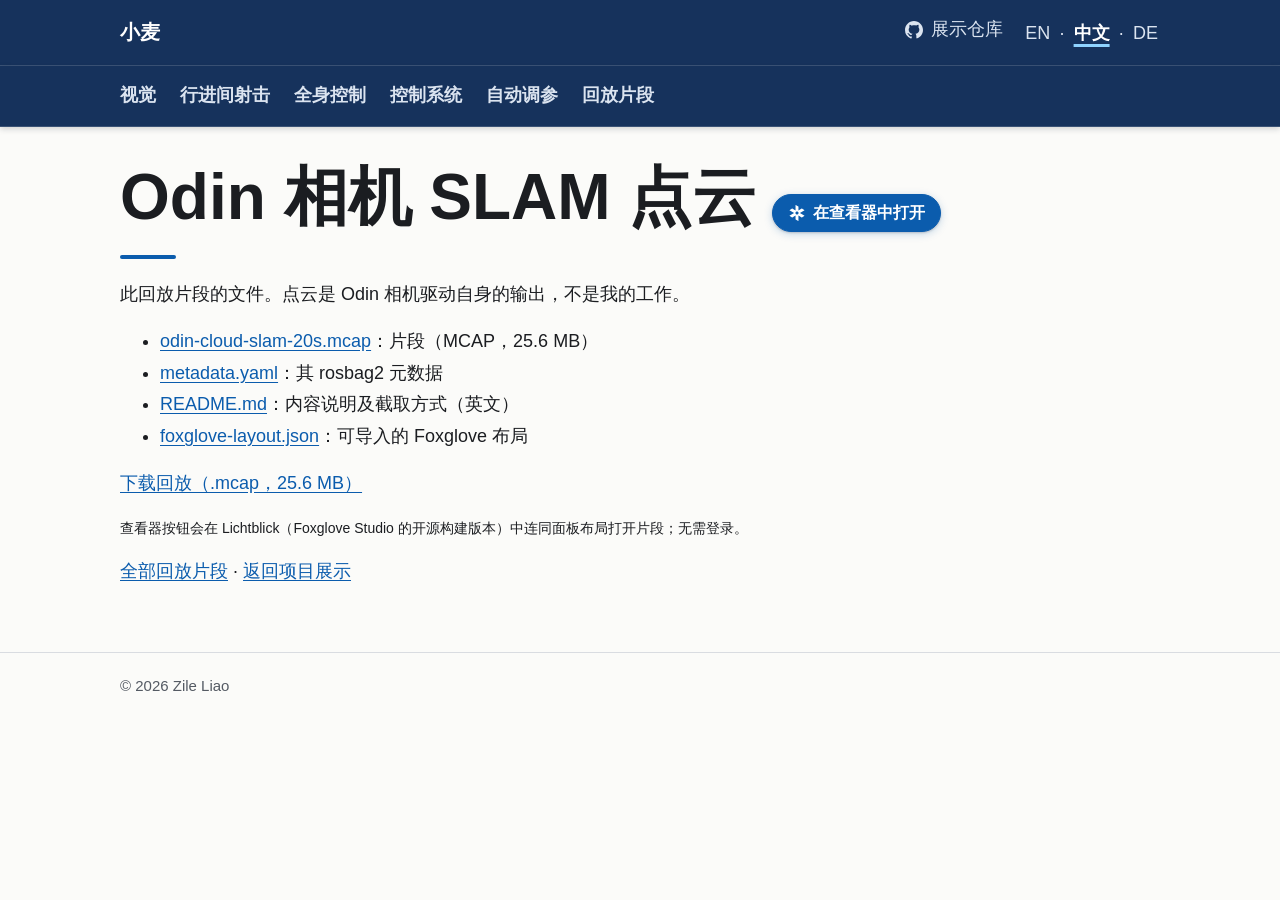
<file: zh/replay/odin-cloud-slam/index.html>
<!doctype html>
<html lang="zh-Hans">
<head>
<meta charset="utf-8">
<meta name="viewport" content="width=device-width, initial-scale=1">
<title>Odin 相机 SLAM 点云</title>
<meta name="description" content="Odin 相机 SLAM 点云回放片段及其文件。">
<meta name="color-scheme" content="light dark">
<link rel="alternate" hreflang="en" href="https://mai961.github.io/replay/odin-cloud-slam/">
<link rel="alternate" hreflang="zh-Hans" href="https://mai961.github.io/zh/replay/odin-cloud-slam/">
<link rel="alternate" hreflang="de" href="https://mai961.github.io/de/replay/odin-cloud-slam/">
<link rel="alternate" hreflang="x-default" href="https://mai961.github.io/replay/odin-cloud-slam/">
<link rel="icon" href="data:,">
<link rel="stylesheet" href="../../../assets/site.css">
</head>
<body>
<a class="skip" href="#main">跳到正文</a>
<!-- Icons: Primer Octicons 19.40.0 (mark-github), MIT License, Copyright (c) GitHub Inc. -->
<!-- Foxglove logo &#169; Foxglove Technologies, used to mark the Foxglove-Studio-derived viewer (Lichtblick) -->
<header class="site-header">
  <div class="wrap">
    <a class="site-name" href="../../index.html">小麦</a>
    <div class="site-tools">
      <a class="site-link" href="https://github.com/Mai961/robotics-showcase"><svg class="icon" viewBox="0 0 16 16" width="16" height="16" aria-hidden="true" focusable="false"><path d="M6.766 11.328c-2.063-.25-3.516-1.734-3.516-3.656 0-.781.281-1.625.75-2.188-.203-.515-.172-1.609.063-2.062.625-.078 1.468.25 1.968.703.594-.187 1.219-.281 1.985-.281.765 0 1.39.094 1.953.265.484-.437 1.344-.765 1.969-.687.218.422.25 1.515.046 2.047.5.593.766 1.39.766 2.203 0 1.922-1.453 3.375-3.547 3.64.531.344.89 1.094.89 1.954v1.625c0 .468.391.734.86.547C13.781 14.359 16 11.53 16 8.03 16 3.61 12.406 0 7.984 0 3.563 0 0 3.61 0 8.031a7.88 7.88 0 0 0 5.172 7.422c.422.156.828-.125.828-.547v-1.25c-.219.094-.5.156-.75.156-1.031 0-1.64-.562-2.078-1.609-.172-.422-.36-.672-.719-.719-.187-.015-.25-.093-.25-.187 0-.188.313-.328.625-.328.453 0 .844.281 1.25.86.313.452.64.655 1.031.655s.641-.14 1-.5c.266-.265.47-.5.657-.656"/></svg><span>展示仓库</span></a>
      <nav class="lang" aria-label="语言">
        <ul>
          <li><a href="../../../replay/odin-cloud-slam/index.html" lang="en" hreflang="en" aria-label="English">EN</a></li>
          <li><a href="index.html" lang="zh-Hans" hreflang="zh-Hans" aria-label="中文（简体）" aria-current="true">中文</a></li>
          <li><a href="../../../de/replay/odin-cloud-slam/index.html" lang="de" hreflang="de" aria-label="Deutsch">DE</a></li>
        </ul>
      </nav>
    </div>
  </div>
</header>
<nav class="topics" aria-label="主题">
  <div class="wrap">
    <ul>
      <li><a href="../../index.html#vision">视觉</a></li>
      <li><a href="../../index.html#shoot-on-the-move">行进间射击</a></li>
      <li><a href="../../index.html#whole-body-control">全身控制</a></li>
      <li><a href="../../index.html#control-stack">控制系统</a></li>
      <li><a href="../../index.html#auto-tuning">自动调参</a></li>
      <li><a href="../../replay/">回放片段</a></li>
    </ul>
  </div>
</nav>
<main id="main" class="wrap">
  <div class="title-row">
    <h1 id="title">Odin 相机 SLAM 点云</h1>
    <a class="pill" href="https://replay-viewer-e62.pages.dev/?ds=remote-file&amp;ds.url=https%3A%2F%2Fpub-0f92a4b175d3420290d73d6c2242fb57.r2.dev%2Fodin-cloud-slam%2Fodin-cloud-slam-20s.mcap&amp;layoutUrl=https%3A%2F%2Fpub-0f92a4b175d3420290d73d6c2242fb57.r2.dev%2Fodin-cloud-slam%2Ffoxglove-layout.json" target="_blank" rel="noopener"><svg class="icon" viewBox="0 0 1280 1344.4323" width="16" height="16" aria-hidden="true" focusable="false"><path d="M1275.2846,430.6826l-221.6322-127.9823c-5.8367-3.3704-13.0283-3.3707-18.8653-.0007l-272.1716,157.1378V145.5971c0-6.7392-3.5952-12.9665-9.4314-16.3364L531.5322,1.2779c-6.288-3.6307-14.1484.9072-14.1484,8.1682l-.0011,450.3913-272.145-157.1234c-5.8365-3.3697-13.0272-3.3698-18.8638-.0002L4.7171,430.6819c-6.2881,3.6303-6.2882,12.7064-.0002,16.3368l390.0495,225.1958L4.716,897.4109c-6.2879,3.6303-6.288,12.706-.0003,16.3366l221.6419,127.9757c5.8366,3.3701,13.0278,3.3702,18.8646.0004l272.1606-157.1312v314.284c0,6.7402,3.5962,12.9682,9.4337,16.3377l221.6518,127.9411c6.288,3.6295,14.1472-.9085,14.1472-8.1688v-450.3939l272.1583,157.1312c5.8367,3.3699,13.0279,3.3697,18.8646-.0003l221.644-127.9752c6.2878-3.6305,6.2877-12.7063-.0002-16.3366l-390.0503-225.1963,390.0522-225.1962c6.2877-3.6302,6.2881-12.7057.0006-16.3364ZM762.6155,743.0071l-122.6164,70.7926-122.6164-70.7926v-141.5846l122.6164-70.7926,122.6164,70.7926v141.5846Z"/></svg><span>在查看器中打开</span></a>
  </div>
  <section class="intro prose" aria-labelledby="title">
    <p>此回放片段的文件。点云是 Odin 相机驱动自身的输出，不是我的工作。</p>
    <ul>
      <li><a href="../../../replay/odin-cloud-slam/odin-cloud-slam-20s.mcap">odin-cloud-slam-20s.mcap</a>：片段（MCAP，25.6&nbsp;MB）</li>
      <li><a href="../../../replay/odin-cloud-slam/metadata.yaml">metadata.yaml</a>：其 rosbag2 元数据</li>
      <li><a href="../../../replay/odin-cloud-slam/README.md">README.md</a>：内容说明及截取方式（英文）</li>
      <li><a href="../../../replay/odin-cloud-slam/foxglove-layout.json">foxglove-layout.json</a>：可导入的 Foxglove 布局</li>
    </ul>
    <p><a href="../../../replay/odin-cloud-slam/odin-cloud-slam-20s.mcap" download>下载回放（.mcap，25.6&nbsp;MB）</a></p>
    <p class="clip-note">查看器按钮会在 Lichtblick（Foxglove Studio 的开源构建版本）中连同面板布局打开片段；无需登录。</p>
    <p><a href="../index.html#odin-cloud-slam">全部回放片段</a> &#183; <a href="../../index.html">返回项目展示</a></p>
  </section>
</main>
<footer class="site-footer">
  <div class="wrap">
    <p>&copy; 2026 Zile Liao</p>
  </div>
</footer>
</body>
</html>
</file>
<file: assets/site.css>
:root {
  color-scheme: light dark;
  --bg: #fbfbf9;
  --surface: #eef0f2;
  --text: #1b1d21;
  --muted: #545a63;
  --rule: #d9dce1;
  --accent: #0b5cad;
  --accent-soft: #e7eff9;
  --focus: #0b5cad;
  --band: #16325c;
  --band-text: #ffffff;
  --band-text-soft: #dbe4f0;
  --band-accent: #8fd3ff;
  --band-line: rgba(255, 255, 255, 0.16);
  --btn-bg: #0b5cad;
  --btn-bg-hover: #084a8c;
  --btn-text: #ffffff;
  --btn-shadow: 0 1px 2px rgba(16, 24, 40, 0.18), 0 2px 8px rgba(11, 92, 173, 0.22);
  --radius: 10px;
  --gutter: 16px;
  --font: system-ui, -apple-system, "Segoe UI", Roboto, "Helvetica Neue", Arial, "Noto Sans", sans-serif;
  --mono: ui-monospace, SFMono-Regular, Menlo, Consolas, "Liberation Mono", monospace;
  --font-zh: -apple-system, "Segoe UI", Roboto, "Helvetica Neue", Arial, "PingFang SC", "Noto Sans CJK SC", "Source Han Sans SC", "Microsoft YaHei", sans-serif;
}

@media (prefers-color-scheme: dark) {
  :root {
    --bg: #121418;
    --surface: #1d2127;
    --text: #e7e9ec;
    --muted: #a5abb4;
    --rule: #2e333b;
    --accent: #80b9ff;
    --accent-soft: #1b2a3d;
    --focus: #80b9ff;
    --band: #1e3f6e;
    --band-line: rgba(255, 255, 255, 0.14);
    --btn-bg: #2f6fbf;
    --btn-bg-hover: #245a9c;
    --btn-shadow: 0 1px 2px rgba(0, 0, 0, 0.4), 0 2px 8px rgba(0, 0, 0, 0.35);
  }
}

*,
*::before,
*::after {
  box-sizing: border-box;
}

html {
  -webkit-text-size-adjust: 100%;
  text-size-adjust: 100%;
}

body {
  margin: 0;
  background: var(--bg);
  color: var(--text);
  font-family: var(--font);
  font-size: 1.125rem;
  line-height: 1.6;
  overflow-wrap: break-word;
}

img,
video,
svg {
  max-width: 100%;
}

a {
  color: var(--accent);
  text-underline-offset: 0.15em;
}

a:hover {
  text-decoration-thickness: 2px;
}

:focus-visible {
  outline: 3px solid var(--focus);
  outline-offset: 3px;
  border-radius: 2px;
}

code {
  font-family: var(--mono);
  font-size: 0.9em;
  overflow-wrap: anywhere;
}

h1,
h2,
h3 {
  line-height: 1.2;
  margin: 0 0 0.5em;
}

h1 {
  font-size: clamp(2.5rem, 8vw, 4rem);
  font-weight: 800;
  letter-spacing: -0.025em;
}

h1::after {
  content: "";
  display: block;
  width: 3.5rem;
  height: 4px;
  margin-top: 0.3em;
  border-radius: 2px;
  background: var(--accent);
}

h2 {
  font-size: 1.375rem;
  margin-top: 2rem;
}

h3 {
  font-size: 1.0625rem;
}

p,
ul {
  margin: 0 0 1rem;
}

.wrap {
  width: 100%;
  max-width: 68rem;
  margin: 0 auto;
  padding-inline: var(--gutter);
}

.prose {
  max-width: 72ch;
}

.skip {
  position: absolute;
  left: var(--gutter);
  top: -100px;
  z-index: 10;
  padding: 0.5rem 0.75rem;
  background: var(--band-text);
  color: var(--band);
  font-weight: 600;
  border-radius: var(--radius);
}

.skip:focus {
  top: 0.5rem;
}

.skip:focus-visible {
  outline-color: var(--band-accent);
}

/* Header and nav */

.site-header {
  background: var(--band);
  color: var(--band-text);
  border-bottom: 1px solid var(--band-line);
}

.site-header .wrap {
  display: flex;
  flex-wrap: wrap;
  align-items: baseline;
  justify-content: space-between;
  gap: 0.25rem 1.5rem;
  padding-block: 0.875rem;
}

.site-name {
  font-weight: 800;
  font-size: 1.25rem;
  letter-spacing: -0.01em;
  color: var(--band-text);
  text-decoration: none;
}

.site-link {
  display: inline-flex;
  align-items: center;
  gap: 0.45em;
  color: var(--band-text-soft);
  text-decoration: none;
}

.site-link:hover {
  color: var(--band-text);
  text-decoration: underline;
  text-decoration-color: var(--band-accent);
}

/* Language switcher, beside the showcase-repo link */

.site-tools {
  display: flex;
  flex-wrap: wrap;
  align-items: baseline;
  gap: 0.25rem 1.25rem;
}

.lang ul {
  display: flex;
  flex-wrap: wrap;
  align-items: baseline;
  margin: 0;
  padding: 0;
  list-style: none;
}

.lang li + li::before {
  content: "\00b7";
  content: "\00b7" / "";
  margin-inline: 0.4em;
  color: var(--band-text-soft);
}

.lang a {
  display: inline-block;
  padding: 0.125rem 0.125rem;
  color: var(--band-text-soft);
  text-decoration: none;
}

.lang a:hover {
  color: var(--band-text);
  text-decoration: underline;
  text-decoration-color: var(--band-accent);
}

.lang a[aria-current="true"] {
  color: var(--band-text);
  font-weight: 700;
  text-decoration: underline;
  text-decoration-color: var(--band-accent);
  text-decoration-thickness: 3px;
  text-underline-offset: 0.3em;
}

.lang a:lang(zh-Hans) {
  font-family: var(--font-zh);
}

.site-header a:focus-visible,
.topics a:focus-visible {
  outline-color: var(--band-accent);
}

.icon {
  width: 1em;
  height: 1em;
  flex: none;
  fill: currentColor;
}

/* Topic nav: one link per section, sticky on wide screens */

.topics {
  background: var(--band);
  border-bottom: 1px solid var(--band-line);
  box-shadow: 0 2px 6px rgba(16, 24, 40, 0.18);
}

.topics ul {
  display: flex;
  flex-wrap: wrap;
  gap: 0.25rem 1.5rem;
  margin: 0;
  padding: 0.625rem 0;
  list-style: none;
}

.topics a {
  color: var(--band-text-soft);
  text-decoration: none;
  display: inline-block;
  padding-block: 0.25rem;
  font-weight: 600;
}

.topics a:hover {
  color: var(--band-text);
  text-decoration: underline;
  text-decoration-thickness: 2px;
  text-underline-offset: 0.3em;
}

.topics a[aria-current="page"] {
  color: var(--band-text);
  text-decoration: underline;
  text-decoration-color: var(--band-accent);
  text-decoration-thickness: 3px;
  text-underline-offset: 0.3em;
}

@media (min-width: 720px) {
  .topics {
    position: sticky;
    top: 0;
    z-index: 5;
  }

  .topic {
    scroll-margin-top: 4rem;
  }
}

main {
  padding-block: 2rem 3rem;
}

/* Placeholder-backed media: the real poster is the top layer, placeholder.svg sits below it. */

.media {
  display: block;
  background-color: var(--surface);
  background-position: center;
  background-size: cover;
  background-repeat: no-repeat;
  border-radius: var(--radius);
  overflow: hidden;
}

/* Intro */

.tagline {
  font-size: 1.3125rem;
  font-weight: 600;
  color: var(--accent);
  margin-bottom: 1.25rem;
}

.links {
  display: flex;
  flex-wrap: wrap;
  gap: 0.6rem;
  margin: 1.25rem 0 0;
  padding: 0;
  list-style: none;
}

.links a,
.pill {
  display: inline-flex;
  align-items: center;
  gap: 0.5em;
  padding: 0.5em 0.95em;
  border: 1.5px solid var(--accent);
  border-radius: 999px;
  background: transparent;
  color: var(--accent);
  font-size: 1rem;
  font-weight: 600;
  line-height: 1.25;
  text-decoration: none;
  overflow-wrap: anywhere;
}

.links a:hover {
  background: var(--accent-soft);
}

.pill {
  border-color: var(--btn-bg);
  background: var(--btn-bg);
  color: var(--btn-text);
  box-shadow: var(--btn-shadow);
}

.pill:hover {
  border-color: var(--btn-bg-hover);
  background: var(--btn-bg-hover);
  color: var(--btn-text);
}

.links a:focus-visible,
.pill:focus-visible {
  outline-offset: 3px;
  border-radius: 999px;
}

/* Topics and showcases */

.section-note {
  margin-top: 2.5rem;
  color: var(--muted);
  font-size: 0.9375rem;
  font-style: italic;
}

.topic {
  border-top: 2px solid var(--rule);
  margin-top: 3rem;
  padding-top: 2rem;
}

.topic h2 {
  font-size: 1.75rem;
  margin-top: 0;
}

.topic h2,
.replay-entry h2 {
  padding-left: 0.6rem;
  border-left: 5px solid var(--accent);
}

.showcase + .showcase {
  margin-top: 4.5rem;
}

.showcase h3 {
  font-size: 1.25rem;
  margin-bottom: 0.75rem;
}

.showcase p {
  max-width: 70ch;
  margin-bottom: 1.1em;
}

.showcase .lead {
  font-weight: 650;
  margin-bottom: 0.6em;
}

.showcase .note {
  color: var(--muted);
}

.showcase .details {
  margin-top: 1.75rem;
  color: var(--muted);
  font-size: 1rem;
}

.showcase .replay {
  margin-top: -0.4em;
  color: var(--muted);
  font-size: 0.9375rem;
}

.clip {
  max-width: 960px;
  margin: 0 0 1.25rem;
}

.clip .frame {
  aspect-ratio: 16 / 9;
}

.clip video {
  display: block;
  width: 100%;
  height: 100%;
}

.figure img {
  display: block;
  width: 100%;
  height: auto;
  border: 1px solid var(--rule);
  border-radius: var(--radius);
}

.clip.figure-tall {
  max-width: 720px;
}

.clip figcaption {
  color: var(--muted);
  font-size: 0.9375rem;
  margin-top: 0.5rem;
}

.clip-heading {
  margin: 1.75rem 0 0.6rem;
  color: var(--muted);
  font-size: 1rem;
  font-weight: 600;
}

.clip-file {
  display: block;
  margin-top: 0.25rem;
}

.clip-note {
  display: block;
  margin-top: 0.25rem;
  font-size: 0.875rem;
  font-style: italic;
}

/* Replay clips page */

.replay-entry {
  border-top: 2px solid var(--rule);
  margin-top: 2.5rem;
  padding-top: 1.5rem;
}

.replay-entry h2 {
  margin-top: 0;
}

.facts {
  display: grid;
  grid-template-columns: max-content minmax(0, 1fr);
  gap: 0.3rem 1rem;
  max-width: 72ch;
  margin: 0 0 1rem;
}

.facts dt {
  color: var(--muted);
  font-weight: 600;
}

.facts dd {
  margin: 0;
  overflow-wrap: anywhere;
}

.back {
  margin-top: 3rem;
}

/* Title rows: a heading with buttons beside it. After the heading rules above, so margin: 0 wins. */

.title-row {
  display: flex;
  flex-wrap: wrap;
  align-items: center;
  gap: 0.5rem 1rem;
  margin-bottom: 0.75rem;
}

.title-row h1,
.title-row h2,
.title-row h3 {
  margin: 0;
}

.title-row h1 {
  margin-bottom: 0.5rem;
}

/* Footer */

.site-footer {
  border-top: 1px solid var(--rule);
  color: var(--muted);
  font-size: 0.9375rem;
}

.site-footer .wrap {
  padding-block: 1.25rem 2rem;
}

.site-footer p {
  margin: 0;
}

@media (min-width: 640px) {
  :root {
    --gutter: 24px;
  }
}

/* Chinese pages: a CJK-capable font stack, roomier lines, no synthetic italics or negative tracking on Han glyphs */

html:lang(zh-Hans) {
  --font: var(--font-zh);
}

body:lang(zh-Hans) {
  line-height: 1.75;
}

:lang(zh-Hans) h1 {
  letter-spacing: 0;
}

:lang(zh-Hans) .section-note,
:lang(zh-Hans) .clip-note {
  font-style: normal;
}

/* German pages: long compounds hyphenate in the large heading instead of breaking anywhere */

:lang(de) h1 {
  hyphens: auto;
}
</file>
